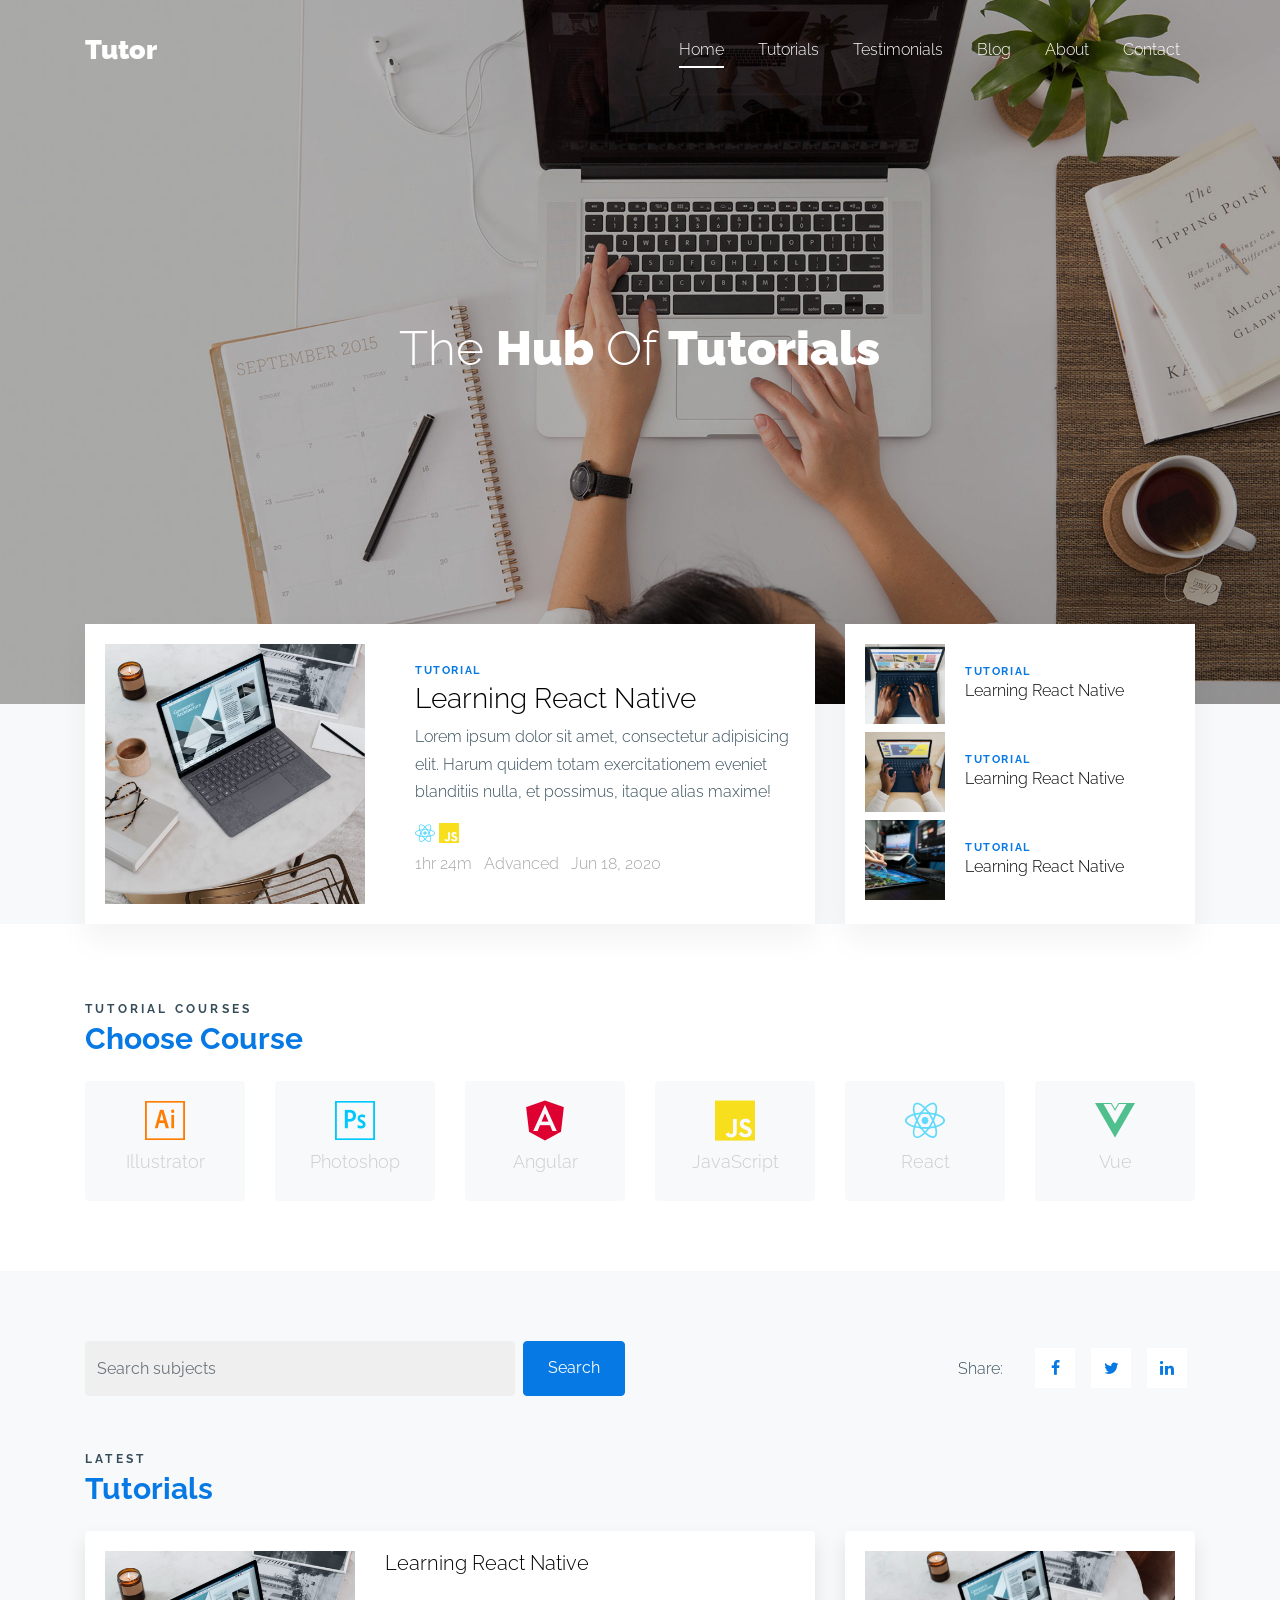
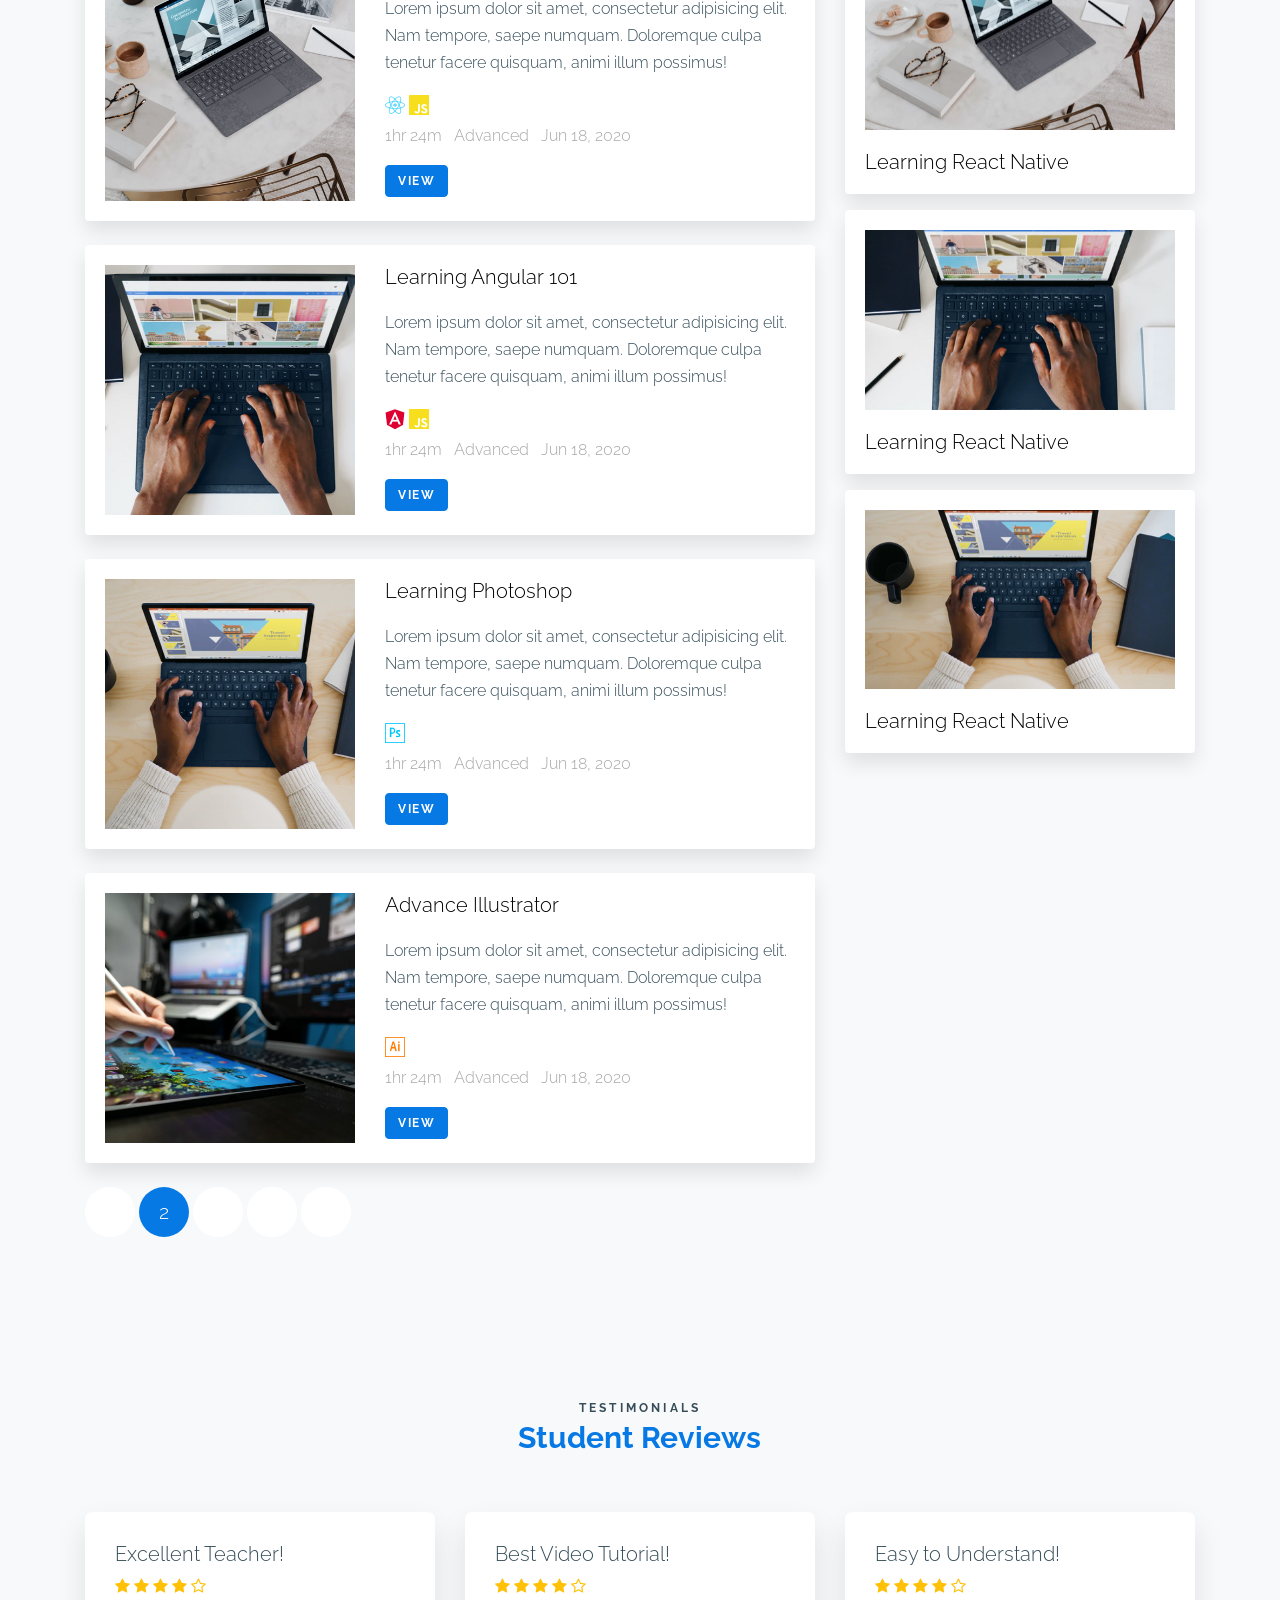
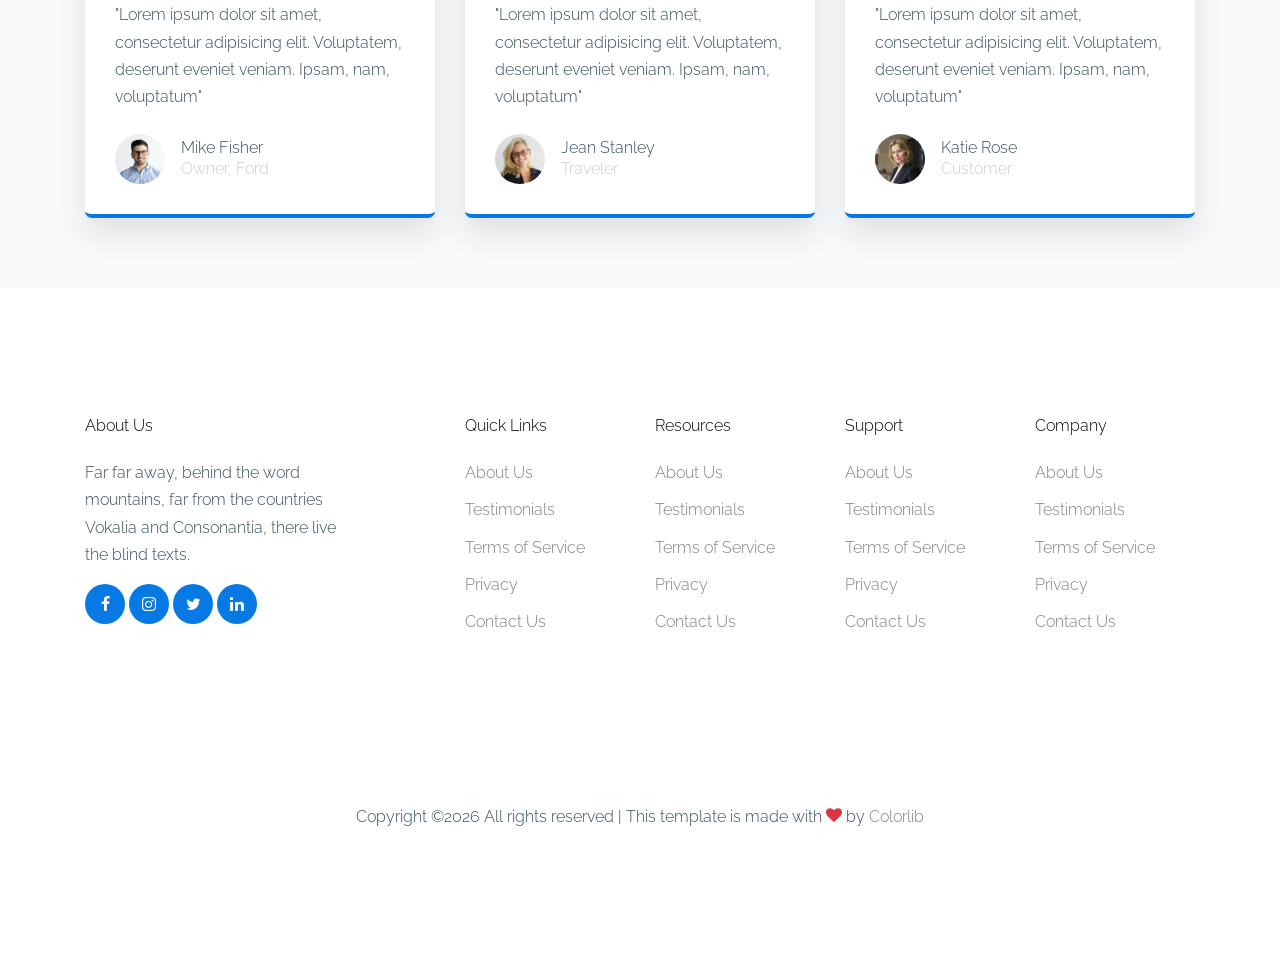
<file: OnlineTutorSystem/OnlineTutorSystem/Template/index.html>
<!doctype html>
<html lang="en">

  <head>
    <title>Tutor &mdash; Free Website Template by Colorlib</title>
    <meta charset="utf-8">
    <meta name="viewport" content="width=device-width, initial-scale=1, shrink-to-fit=no">

    <link href="https://fonts.googleapis.com/css2?family=Raleway:wght@400;700&display=swap" rel="stylesheet">

    <link rel="stylesheet" href="fonts/icomoon/style.css">
    <link rel="stylesheet" href="fonts/brand/style.css">

    <link rel="stylesheet" href="css/bootstrap.min.css">
    <link rel="stylesheet" href="css/bootstrap-datepicker.css">
    <link rel="stylesheet" href="css/jquery.fancybox.min.css">
    <link rel="stylesheet" href="css/owl.carousel.min.css">
    <link rel="stylesheet" href="css/owl.theme.default.min.css">
    <link rel="stylesheet" href="css/aos.css">

    <!-- MAIN CSS -->
    <link rel="stylesheet" href="css/style.css">

  </head>

  <body>

    
    <div class="site-wrap" id="home-section">

      <div class="site-mobile-menu site-navbar-target">
        <div class="site-mobile-menu-header">
          <div class="site-mobile-menu-close mt-3">
            <span class="icon-close2 js-menu-toggle"></span>
          </div>
        </div>
        <div class="site-mobile-menu-body"></div>
      </div>

      <header class="site-navbar light site-navbar-target" role="banner">

        <div class="container">
          <div class="row align-items-center position-relative">

            <div class="col-3">
              <div class="site-logo">
                <a href="index.html"><strong>Tutor</strong></a>
              </div>
            </div>

            <div class="col-9  text-right">
              
              <span class="d-inline-block d-lg-none"><a href="#" class=" site-menu-toggle js-menu-toggle py-5 "><span class="icon-menu h3 text-black"></span></a></span>

              <nav class="site-navigation text-right ml-auto d-none d-lg-block" role="navigation">
                <ul class="site-menu main-menu js-clone-nav ml-auto ">
                  <li class="active"><a href="index.html" class="nav-link">Home</a></li>
                  <li><a href="tutorials.html" class="nav-link">Tutorials</a></li>
                  <li><a href="testimonials.html" class="nav-link">Testimonials</a></li>
                  <li><a href="blog.html" class="nav-link">Blog</a></li>
                  <li><a href="about.html" class="nav-link">About</a></li>
                  <li><a href="contact.html" class="nav-link">Contact</a></li>
                </ul>
              </nav>
            </div>

            
          </div>
        </div>

      </header>

      
      <div class="site-section-cover overlay" style="background-image: url('images/hero_bg.jpg');">
        
        <div class="container">
          <div class="row align-items-center justify-content-center">
            <div class="col-lg-10 text-center">
              <h1>The <strong>Hub</strong> Of <strong>Tutorials</strong></h1>
            </div>
          </div>
        </div>
      </div>

      <div class="site-section bg-light pb-0">
        <div class="container">
          <div class="row align-items-stretch overlap">
            <div class="col-lg-8">
              <div class="box h-100">
                <div class="d-flex align-items-center">
                  <div class="img"><img src="images/img_1.jpg" class="img-fluid" alt="Image"></div>
                  <div class="text">
                    <a href="#" class="category">Tutorial</a>
                    <h3><a href="#">Learning React Native</a></h3>
                    <p>Lorem ipsum dolor sit amet, consectetur adipisicing elit. Harum quidem totam exercitationem eveniet blanditiis nulla, et possimus, itaque alias maxime!</p>
                    <p class="mb-0">
                      <span class="brand-react h5"></span>
                      <span class="brand-javascript h5"></span>
                    </p>
                    <p class="meta">
                      <span class="mr-2 mb-2">1hr 24m</span>
                      <span class="mr-2 mb-2">Advanced</span>
                      <span class="mr-2 mb-2">Jun 18, 2020</span>
                    </p>
                  </div>
                </div>
              </div>
            </div>
            <div class="col-lg-4">
              <div class="box small h-100">
                <div class="d-flex align-items-center mb-2">
                  <div class="img"><img src="images/img_2.jpg" class="img-fluid" alt="Image"></div>
                  <div class="text">
                    <a href="#" class="category">Tutorial</a>
                    <h3><a href="#">Learning React Native</a></h3>
                  </div>
                </div>
                <div class="d-flex align-items-center mb-2">
                  <div class="img"><img src="images/img_3.jpg" class="img-fluid" alt="Image"></div>
                  <div class="text">
                    <a href="#" class="category">Tutorial</a>
                    <h3><a href="#">Learning React Native</a></h3>
                  </div>
                </div>
                <div class="d-flex align-items-center">
                  <div class="img"><img src="images/img_4.jpg" class="img-fluid" alt="Image"></div>
                  <div class="text">
                    <a href="#" class="category">Tutorial</a>
                    <h3><a href="#">Learning React Native</a></h3>
                  </div>
                </div>
              </div>
            </div>
          </div>
        </div>
      </div>
      

      <div class="site-section">
        <div class="container">
          <div class="row">
            <div class="col">
              <div class="heading mb-4">
                <span class="caption">Tutorial Courses</span>
                <h2>Choose Course</h2>
              </div>
            </div>  
          </div>
          <div class="row align-items-stretch">
            <div class="col-lg-2">
              <a href="#" class="course">
                <span class="wrap-icon brand-adobeillustrator"></span>
                <h3>Illustrator</h3>
              </a>
            </div>
            <div class="col-lg-2">
              <a href="#" class="course">
                <span class="wrap-icon brand-adobephotoshop"></span>
                <h3>Photoshop</h3>
              </a>
            </div>
            
            <div class="col-lg-2">
              <a href="#" class="course">
                <span class="wrap-icon brand-angular"></span>
                <h3>Angular</h3>
              </a>
            </div>
            
            <div class="col-lg-2">
              <a href="#" class="course">
                <span class="wrap-icon brand-javascript"></span>
                <h3>JavaScript</h3>
              </a>
            </div>
            <div class="col-lg-2">
              <a href="#" class="course">
                <span class="wrap-icon brand-react"></span>
                <h3>React</h3>
              </a>
            </div>
            <div class="col-lg-2">
              <a href="#" class="course">
                <span class="wrap-icon brand-vue-dot-js"></span>
                <h3>Vue</h3>
              </a>
            </div>
          </div>
        </div>
      </div>

              
  
      <div class="site-section bg-light">
        <div class="container">
          <div class="row mb-5 align-items-center">
            <div class="col-lg-6 mb-4 mb-lg-0">
              <form action="#" class="d-flex search-form">
                <span class="icon-"></span>
                <input type="search" class="form-control mr-2" placeholder="Search subjects">
                <input type="submit" class="btn btn-primary px-4" value="Search">
              </form>
            </div>
            <div class="col-lg-6 text-lg-right">
              <div class="d-inline-flex align-items-center ml-auto">
              <span class="mr-4">Share:</span>
              <a href="#" class="mx-2 social-item"><span class="icon-facebook"></span></a>
              <a href="#" class="mx-2 social-item"><span class="icon-twitter"></span></a>
              <a href="#" class="mx-2 social-item"><span class="icon-linkedin"></span></a>
              </div>
            </div>
          </div>
          <div class="row">
            <div class="col-12">
              <div class="heading mb-4">
                <span class="caption">Latest</span>
                <h2>Tutorials</h2>
              </div>
            </div>
            <div class="col-lg-8">
              


              <div class="d-flex tutorial-item mb-4">
                <div class="img-wrap">
                  <a href="#"><img src="images/img_1.jpg" alt="Image" class="img-fluid"></a>
                </div>
                <div>
                  <h3><a href="#">Learning React Native</a></h3>
                  <p>Lorem ipsum dolor sit amet, consectetur adipisicing elit. Nam tempore, saepe numquam. Doloremque culpa tenetur facere quisquam, animi illum possimus!</p>
                  
                  <p class="mb-0">
                    <span class="brand-react h5"></span>
                    <span class="brand-javascript h5"></span>
                  </p>
                  <p class="meta">
                    <span class="mr-2 mb-2">1hr 24m</span>
                    <span class="mr-2 mb-2">Advanced</span>
                    <span class="mr-2 mb-2">Jun 18, 2020</span>
                  </p>
                  
                  <p><a href="tutorial-single.html" class="btn btn-primary custom-btn">View</a></p>
                </div>
              </div>

              <div class="d-flex tutorial-item mb-4">
                <div class="img-wrap">
                  <a href="#"><img src="images/img_2.jpg" alt="Image" class="img-fluid"></a>
                </div>
                <div>
                  <h3><a href="#">Learning Angular 101</a></h3>
                  <p>Lorem ipsum dolor sit amet, consectetur adipisicing elit. Nam tempore, saepe numquam. Doloremque culpa tenetur facere quisquam, animi illum possimus!</p>

                  <p class="mb-0">
                    <span class="brand-angular h5"></span>
                    <span class="brand-javascript h5"></span>
                  </p>
                  <p class="meta">
                    <span class="mr-2 mb-2">1hr 24m</span>
                    <span class="mr-2 mb-2">Advanced</span>
                    <span class="mr-2 mb-2">Jun 18, 2020</span>
                  </p>
                  
                  <p><a href="tutorial-single.html" class="btn btn-primary custom-btn">View</a></p>
                </div>
              </div>

              <div class="d-flex tutorial-item mb-4">
                <div class="img-wrap">
                  <a href="#"><img src="images/img_3.jpg" alt="Image" class="img-fluid"></a>
                </div>
                <div>
                  <h3><a href="#">Learning Photoshop</a></h3>
                  <p>Lorem ipsum dolor sit amet, consectetur adipisicing elit. Nam tempore, saepe numquam. Doloremque culpa tenetur facere quisquam, animi illum possimus!</p>
                  <p class="mb-0">
                    <span class="brand-adobephotoshop h5"></span>
                  </p>
                  <p class="meta">
                    <span class="mr-2 mb-2">1hr 24m</span>
                    <span class="mr-2 mb-2">Advanced</span>
                    <span class="mr-2 mb-2">Jun 18, 2020</span>
                  </p>
                  <p><a href="tutorial-single.html" class="btn btn-primary custom-btn">View</a></p>
                </div>
              </div>

              <div class="d-flex tutorial-item mb-4">
                <div class="img-wrap">
                  <a href="#"><img src="images/img_4.jpg" alt="Image" class="img-fluid"></a>
                </div>
                <div>
                  <h3><a href="#">Advance Illustrator</a></h3>
                  <p>Lorem ipsum dolor sit amet, consectetur adipisicing elit. Nam tempore, saepe numquam. Doloremque culpa tenetur facere quisquam, animi illum possimus!</p>
                  <p class="mb-0">
                    <span class="brand-adobeillustrator h5"></span>
                  </p>
                  <p class="meta">
                    <span class="mr-2 mb-2">1hr 24m</span>
                    <span class="mr-2 mb-2">Advanced</span>
                    <span class="mr-2 mb-2">Jun 18, 2020</span>
                  </p>
                  <p><a href="tutorial-single.html" class="btn btn-primary custom-btn">View</a></p>
                </div>
              </div>


              <div class="custom-pagination">
                <ul class="list-unstyled">
                  <li><a href="#"><span>1</span></a></li>
                  <li><span>2</span></li>
                  <li><a href="#"><span>3</span></a></li>
                  <li><a href="#"><span>4</span></a></li>
                  <li><a href="#"><span>5</span></a></li>
                </ul>
              </div>
            </div>


            <div class="col-lg-4">
              <div class="box-side mb-3">
                <a href="#"><img src="images/img_1_horizontal.jpg" alt="Image" class="img-fluid"></a>
                <h3><a href="#">Learning React Native</a></h3>
              </div>  
              <div class="box-side mb-3">
                <a href="#"><img src="images/img_2_horizontal.jpg" alt="Image" class="img-fluid"></a>
                <h3><a href="#">Learning React Native</a></h3>
              </div>  
              <div class="box-side">
                <a href="#"><img src="images/img_3_horizontal.jpg" alt="Image" class="img-fluid"></a>
                <h3><a href="#">Learning React Native</a></h3>
              </div>  
            </div>
          </div>
        </div>
      </div>
      
      <div class="site-section bg-light">
      <div class="container">
        <div class="row justify-content-center">
          <div class="col-lg-7 text-center mb-5">
            <div class="heading">
              <span class="caption">Testimonials</span>
              <h2>Student Reviews</h2>
            </div>
          </div>
        </div>
        <div class="row">
          <div class="col-lg-4 mb-4 mb-lg-0">
            <div class="testimonial-2">
              <h3 class="h5">Excellent Teacher!</h3>
              <div>
                <span class="icon-star text-warning"></span>
                <span class="icon-star text-warning"></span>
                <span class="icon-star text-warning"></span>
                <span class="icon-star text-warning"></span>
                <span class="icon-star-o text-warning"></span>
              </div>
              <blockquote class="mb-4">
                <p>"Lorem ipsum dolor sit amet, consectetur adipisicing elit. Voluptatem, deserunt eveniet veniam. Ipsam, nam, voluptatum"</p>
              </blockquote>
              <div class="d-flex v-card align-items-center">
                <img src="images/person_1.jpg" alt="Image" class="img-fluid mr-3">
                <div class="author-name">
                  <span class="d-block">Mike Fisher</span>
                  <span>Owner, Ford</span>
                </div>
              </div>
            </div>
          </div>
          <div class="col-lg-4 mb-4 mb-lg-0">
            <div class="testimonial-2">
              <h3 class="h5">Best Video Tutorial!</h3>
              <div>
                <span class="icon-star text-warning"></span>
                <span class="icon-star text-warning"></span>
                <span class="icon-star text-warning"></span>
                <span class="icon-star text-warning"></span>
                <span class="icon-star-o text-warning"></span>
              </div>
              <blockquote class="mb-4">
                <p>"Lorem ipsum dolor sit amet, consectetur adipisicing elit. Voluptatem, deserunt eveniet veniam. Ipsam, nam, voluptatum"</p>
              </blockquote>
              <div class="d-flex v-card align-items-center">
                <img src="images/person_2.jpg" alt="Image" class="img-fluid mr-3">
                <div class="author-name">
                  <span class="d-block">Jean Stanley</span>
                  <span>Traveler</span>
                </div>
              </div>
            </div>
          </div>
          <div class="col-lg-4 mb-4 mb-lg-0">
            <div class="testimonial-2">
              <h3 class="h5">Easy to Understand!</h3>
              <div>
                <span class="icon-star text-warning"></span>
                <span class="icon-star text-warning"></span>
                <span class="icon-star text-warning"></span>
                <span class="icon-star text-warning"></span>
                <span class="icon-star-o text-warning"></span>
              </div>
              <blockquote class="mb-4">
                <p>"Lorem ipsum dolor sit amet, consectetur adipisicing elit. Voluptatem, deserunt eveniet veniam. Ipsam, nam, voluptatum"</p>
              </blockquote>
              <div class="d-flex v-card align-items-center">
                <img src="images/person_3.jpg" alt="Image" class="img-fluid mr-3">
                <div class="author-name">
                  <span class="d-block">Katie Rose</span>
                  <span >Customer</span>
                </div>
              </div>
            </div>
          </div>
        </div>
      </div>
    </div>
      
      
      <footer class="site-footer">
        <div class="container">
          <div class="row">
            <div class="col-lg-3">
              <h2 class="footer-heading mb-4">About Us</h2>
              <p>Far far away, behind the word mountains, far from the countries Vokalia and Consonantia, there live the blind texts. </p>
              <ul class="list-unstyled social">
                <li><a href="#"><span class="icon-facebook"></span></a></li>
                <li><a href="#"><span class="icon-instagram"></span></a></li>
                <li><a href="#"><span class="icon-twitter"></span></a></li>
                <li><a href="#"><span class="icon-linkedin"></span></a></li>
              </ul>
            </div>
            <div class="col-lg-8 ml-auto">
              <div class="row">
                <div class="col-lg-3">
                  <h2 class="footer-heading mb-4">Quick Links</h2>
                  <ul class="list-unstyled">
                    <li><a href="#">About Us</a></li>
                    <li><a href="#">Testimonials</a></li>
                    <li><a href="#">Terms of Service</a></li>
                    <li><a href="#">Privacy</a></li>
                    <li><a href="#">Contact Us</a></li>
                  </ul>
                </div>
                <div class="col-lg-3">
                  <h2 class="footer-heading mb-4">Resources</h2>
                  <ul class="list-unstyled">
                    <li><a href="#">About Us</a></li>
                    <li><a href="#">Testimonials</a></li>
                    <li><a href="#">Terms of Service</a></li>
                    <li><a href="#">Privacy</a></li>
                    <li><a href="#">Contact Us</a></li>
                  </ul>
                </div>
                <div class="col-lg-3">
                  <h2 class="footer-heading mb-4">Support</h2>
                  <ul class="list-unstyled">
                    <li><a href="#">About Us</a></li>
                    <li><a href="#">Testimonials</a></li>
                    <li><a href="#">Terms of Service</a></li>
                    <li><a href="#">Privacy</a></li>
                    <li><a href="#">Contact Us</a></li>
                  </ul>
                </div>
                <div class="col-lg-3">
                  <h2 class="footer-heading mb-4">Company</h2>
                  <ul class="list-unstyled">
                    <li><a href="#">About Us</a></li>
                    <li><a href="#">Testimonials</a></li>
                    <li><a href="#">Terms of Service</a></li>
                    <li><a href="#">Privacy</a></li>
                    <li><a href="#">Contact Us</a></li>
                  </ul>
                </div>
              </div>
            </div>
          </div>
          <div class="row pt-5 mt-5 text-center">
            <div class="col-md-12">
              <div class="border-top pt-5">
                <p>
              <!-- Link back to Colorlib can't be removed. Template is licensed under CC BY 3.0. -->
              Copyright &copy;<script>document.write(new Date().getFullYear());</script> All rights reserved | This template is made with <i class="icon-heart text-danger" aria-hidden="true"></i> by <a href="https://colorlib.com" target="_blank" >Colorlib</a>
              <!-- Link back to Colorlib can't be removed. Template is licensed under CC BY 3.0. -->
              </p>
              </div>
            </div>

          </div>
        </div>
      </footer>

    </div>

    <script src="js/jquery-3.3.1.min.js"></script>
    <script src="js/popper.min.js"></script>
    <script src="js/bootstrap.min.js"></script>
    <script src="js/owl.carousel.min.js"></script>
    <script src="js/jquery.sticky.js"></script>
    <script src="js/jquery.waypoints.min.js"></script>
    <script src="js/jquery.animateNumber.min.js"></script>
    <script src="js/jquery.fancybox.min.js"></script>
    <script src="js/jquery.easing.1.3.js"></script>
    <script src="js/bootstrap-datepicker.min.js"></script>
    <script src="js/aos.js"></script>

    <script src="js/main.js"></script>

  </body>

</html>
</file>
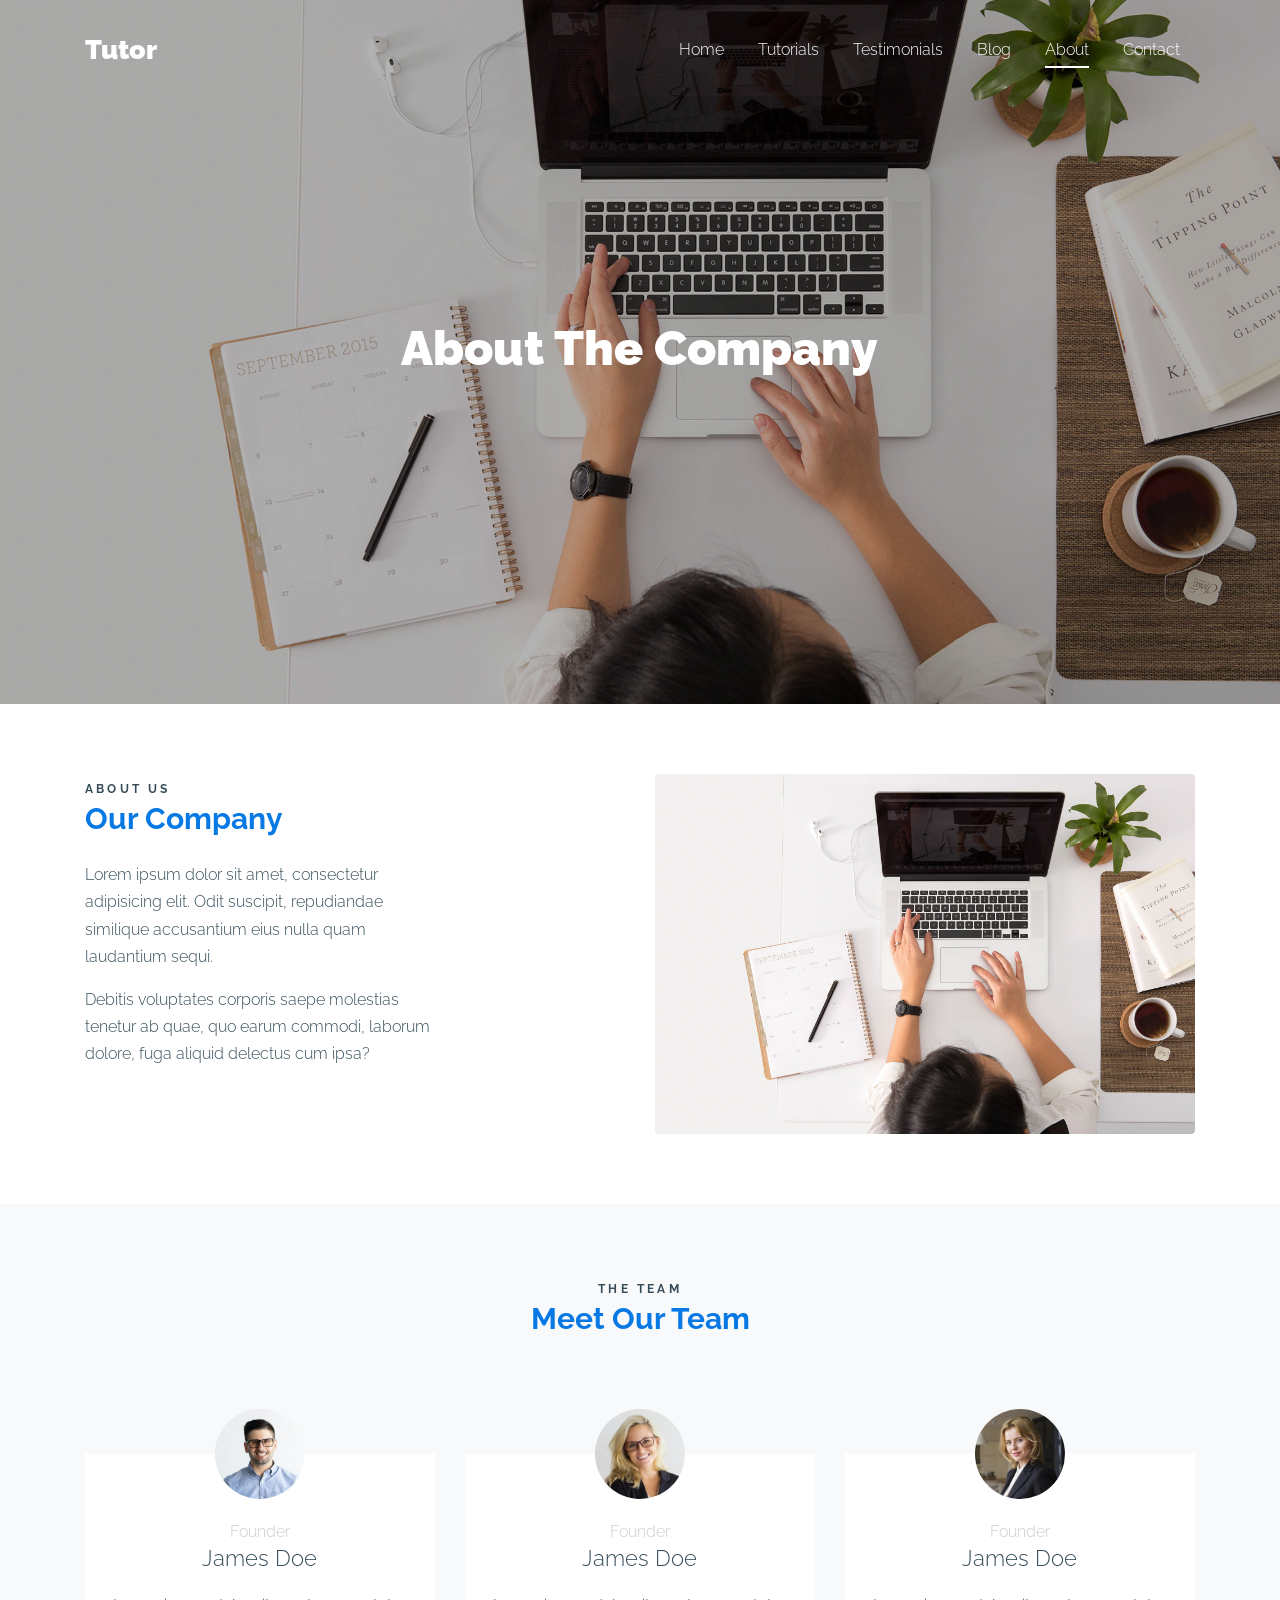
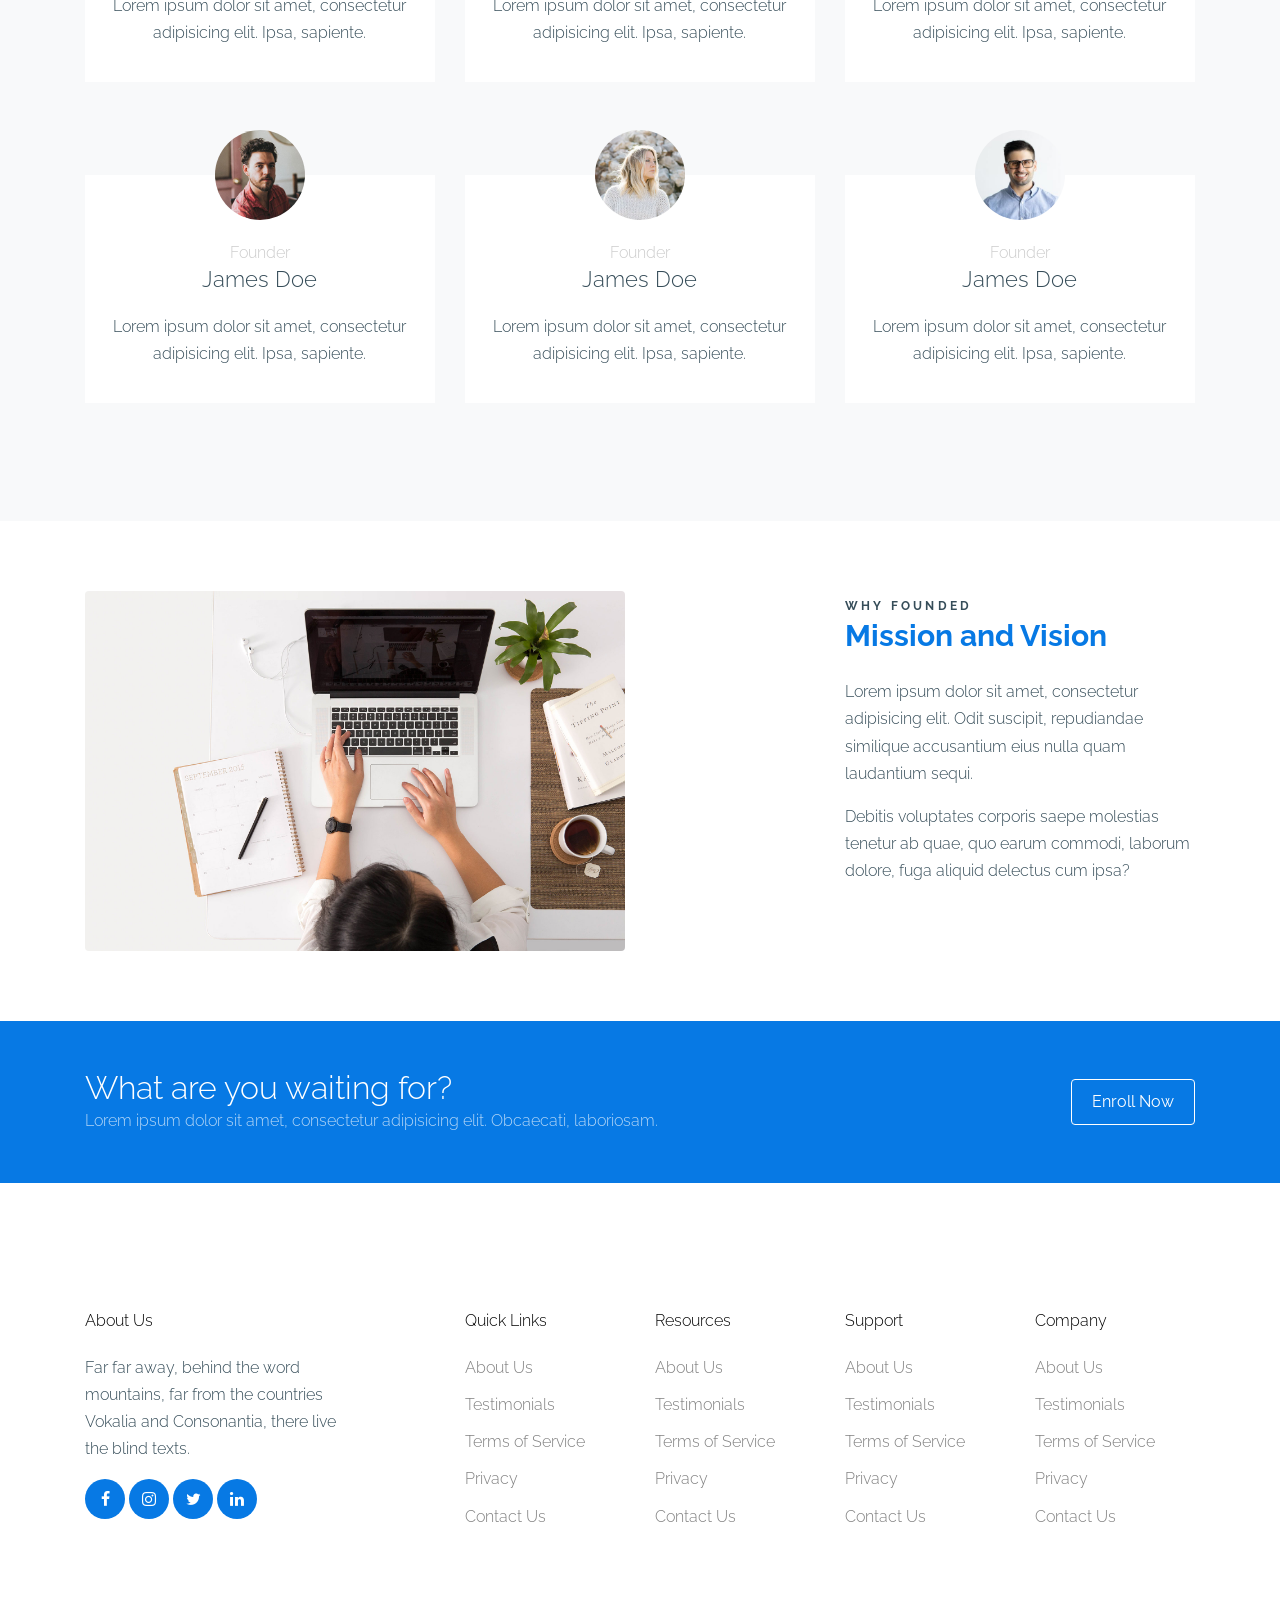
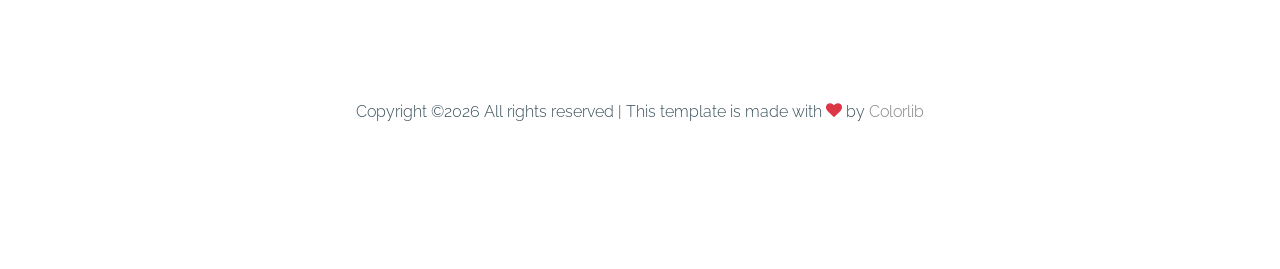
<file: OnlineTutorSystem/OnlineTutorSystem/Template/about.html>
<!doctype html>
<html lang="en">

<head>
  <title>Tutor &mdash; Free Website Template by Colorlib</title>
  <meta charset="utf-8">
  <meta name="viewport" content="width=device-width, initial-scale=1, shrink-to-fit=no">

  <link href="https://fonts.googleapis.com/css2?family=Raleway:wght@400;700&display=swap" rel="stylesheet">

  <link rel="stylesheet" href="fonts/icomoon/style.css">
  <link rel="stylesheet" href="fonts/brand/style.css">

  <link rel="stylesheet" href="css/bootstrap.min.css">
  <link rel="stylesheet" href="css/bootstrap-datepicker.css">
  <link rel="stylesheet" href="css/jquery.fancybox.min.css">
  <link rel="stylesheet" href="css/owl.carousel.min.css">
  <link rel="stylesheet" href="css/owl.theme.default.min.css">
  <link rel="stylesheet" href="css/aos.css">

  <!-- MAIN CSS -->
  <link rel="stylesheet" href="css/style.css">

</head>

<body>


  <div class="site-wrap" id="home-section">

    <div class="site-mobile-menu site-navbar-target">
      <div class="site-mobile-menu-header">
        <div class="site-mobile-menu-close mt-3">
          <span class="icon-close2 js-menu-toggle"></span>
        </div>
      </div>
      <div class="site-mobile-menu-body"></div>
    </div>

    <header class="site-navbar light site-navbar-target" role="banner">

      <div class="container">
        <div class="row align-items-center position-relative">

          <div class="col-3">
            <div class="site-logo">
              <a href="index.html"><strong>Tutor</strong></a>
            </div>
          </div>

          <div class="col-9  text-right">

            <span class="d-inline-block d-lg-none"><a href="#" class=" site-menu-toggle js-menu-toggle py-5 "><span class="icon-menu h3 text-black"></span></a></span>

            <nav class="site-navigation text-right ml-auto d-none d-lg-block" role="navigation">
              <ul class="site-menu main-menu js-clone-nav ml-auto ">
                <li><a href="index.html" class="nav-link">Home</a></li>
                <li><a href="tutorials.html" class="nav-link">Tutorials</a></li>
                <li><a href="testimonials.html" class="nav-link">Testimonials</a></li>
                <li><a href="blog.html" class="nav-link">Blog</a></li>
                <li class="active"><a href="about.html" class="nav-link">About</a></li>
                <li><a href="contact.html" class="nav-link">Contact</a></li>
              </ul>
            </nav>
          </div>


        </div>
      </div>

    </header>


    <div class="site-section-cover overlay" style="background-image: url('images/hero_bg.jpg');">

      <div class="container">
        <div class="row align-items-center justify-content-center">
          <div class="col-lg-10 text-center">
            <h1><strong>About The Company</strong></h1>
          </div>
        </div>
      </div>
    </div>




    <div class="site-section">
      <div class="container">
        <div class="row">
          <div class="col-lg-6 mb-5 mb-lg-0 order-lg-2">
            <img src="images/hero_bg.jpg" alt="Image" class="img-fluid rounded">
          </div>
          <div class="col-lg-4 mr-auto">
            <div class="heading mb-4">
              <span class="caption">About us</span>
              <h2>Our Company</h2>
            </div>
            <p>Lorem ipsum dolor sit amet, consectetur adipisicing elit. Odit suscipit, repudiandae similique accusantium eius nulla quam laudantium sequi.</p>
            <p>Debitis voluptates corporis saepe molestias tenetur ab quae, quo earum commodi, laborum dolore, fuga aliquid delectus cum ipsa?</p>
          </div>
        </div>
      </div>
    </div>

    <div class="site-section bg-light">
      <div class="container">
        <div class="row justify-content-center text-center mb-5 section-2-title">
          <div class="col-md-6">
            <div class="heading mb-4">
              <span class="caption">The team</span>
              <h2>Meet Our Team</h2>
            </div>


          </div>
        </div>
        <div class="row align-items-stretch">

          <div class="col-lg-4 col-md-6 mb-5">
            <div class="post-entry-1 h-100 person-1">

              <img src="images/person_1.jpg" alt="Image"
              class="img-fluid">

              <div class="post-entry-1-contents">
                <span class="meta">Founder</span>
                <h2>James Doe</h2>
                <p>Lorem ipsum dolor sit amet, consectetur adipisicing elit. Ipsa, sapiente.</p>
              </div>
            </div>
          </div>
          <div class="col-lg-4 col-md-6 mb-5">
            <div class="post-entry-1 h-100 person-1">

              <img src="images/person_2.jpg" alt="Image"
              class="img-fluid">

              <div class="post-entry-1-contents">
                <span class="meta">Founder</span>
                <h2>James Doe</h2>
                <p>Lorem ipsum dolor sit amet, consectetur adipisicing elit. Ipsa, sapiente.</p>
              </div>
            </div>
          </div>

          <div class="col-lg-4 col-md-6 mb-5">
            <div class="post-entry-1 h-100 person-1">

              <img src="images/person_3.jpg" alt="Image"
              class="img-fluid">

              <div class="post-entry-1-contents">
                <span class="meta">Founder</span>
                <h2>James Doe</h2>
                <p>Lorem ipsum dolor sit amet, consectetur adipisicing elit. Ipsa, sapiente.</p>
              </div>
            </div>
          </div>

          <div class="col-lg-4 col-md-6 mb-5">
            <div class="post-entry-1 h-100 person-1">

              <img src="images/person_4.jpg" alt="Image"
              class="img-fluid">

              <div class="post-entry-1-contents">
                <span class="meta">Founder</span>
                <h2>James Doe</h2>
                <p>Lorem ipsum dolor sit amet, consectetur adipisicing elit. Ipsa, sapiente.</p>
              </div>
            </div>
          </div>

          <div class="col-lg-4 col-md-6 mb-5">
            <div class="post-entry-1 h-100 person-1">

              <img src="images/person_5.jpg" alt="Image"
              class="img-fluid">

              <div class="post-entry-1-contents">
                <span class="meta">Founder</span>
                <h2>James Doe</h2>
                <p>Lorem ipsum dolor sit amet, consectetur adipisicing elit. Ipsa, sapiente.</p>
              </div>
            </div>
          </div>

          <div class="col-lg-4 col-md-6 mb-5">
            <div class="post-entry-1 h-100 person-1">

              <img src="images/person_1.jpg" alt="Image"
              class="img-fluid">

              <div class="post-entry-1-contents">
                <span class="meta">Founder</span>
                <h2>James Doe</h2>
                <p>Lorem ipsum dolor sit amet, consectetur adipisicing elit. Ipsa, sapiente.</p>
              </div>
            </div>
          </div>


        </div>
      </div>
    </div>

    <div class="site-section">
      <div class="container">
        <div class="row">
          <div class="col-lg-6 mb-5 mb-lg-0">
            <img src="images/hero_bg.jpg" alt="Image" class="img-fluid rounded">
          </div>
          <div class="col-lg-4 ml-auto">
            <div class="heading mb-4">
              <span class="caption">Why Founded</span>
              <h2>Mission and Vision</h2>
            </div>
            <p>Lorem ipsum dolor sit amet, consectetur adipisicing elit. Odit suscipit, repudiandae similique accusantium eius nulla quam laudantium sequi.</p>
            <p>Debitis voluptates corporis saepe molestias tenetur ab quae, quo earum commodi, laborum dolore, fuga aliquid delectus cum ipsa?</p>
          </div>
        </div>
      </div>
    </div>


    <div class="site-section bg-primary py-5 cta">
      <div class="container">
        <div class="row align-items-center">
          <div class="col-lg-7 mb-4 mb-md-0">
            <h2 class="mb-0 text-white">What are you waiting for?</h2>
            <p class="mb-0 opa-7">Lorem ipsum dolor sit amet, consectetur adipisicing elit. Obcaecati, laboriosam.</p>
          </div>
          <div class="col-lg-5 text-md-right">
            <a href="#" class="btn btn-primary btn-white">Enroll Now</a>
          </div>
        </div>
      </div>
    </div>

    <footer class="site-footer">
      <div class="container">
        <div class="row">
          <div class="col-lg-3">
            <h2 class="footer-heading mb-4">About Us</h2>
            <p>Far far away, behind the word mountains, far from the countries Vokalia and Consonantia, there live the blind texts. </p>
            <ul class="list-unstyled social">
              <li><a href="#"><span class="icon-facebook"></span></a></li>
              <li><a href="#"><span class="icon-instagram"></span></a></li>
              <li><a href="#"><span class="icon-twitter"></span></a></li>
              <li><a href="#"><span class="icon-linkedin"></span></a></li>
            </ul>
          </div>
          <div class="col-lg-8 ml-auto">
            <div class="row">
              <div class="col-lg-3">
                <h2 class="footer-heading mb-4">Quick Links</h2>
                <ul class="list-unstyled">
                  <li><a href="#">About Us</a></li>
                  <li><a href="#">Testimonials</a></li>
                  <li><a href="#">Terms of Service</a></li>
                  <li><a href="#">Privacy</a></li>
                  <li><a href="#">Contact Us</a></li>
                </ul>
              </div>
              <div class="col-lg-3">
                <h2 class="footer-heading mb-4">Resources</h2>
                <ul class="list-unstyled">
                  <li><a href="#">About Us</a></li>
                  <li><a href="#">Testimonials</a></li>
                  <li><a href="#">Terms of Service</a></li>
                  <li><a href="#">Privacy</a></li>
                  <li><a href="#">Contact Us</a></li>
                </ul>
              </div>
              <div class="col-lg-3">
                <h2 class="footer-heading mb-4">Support</h2>
                <ul class="list-unstyled">
                  <li><a href="#">About Us</a></li>
                  <li><a href="#">Testimonials</a></li>
                  <li><a href="#">Terms of Service</a></li>
                  <li><a href="#">Privacy</a></li>
                  <li><a href="#">Contact Us</a></li>
                </ul>
              </div>
              <div class="col-lg-3">
                <h2 class="footer-heading mb-4">Company</h2>
                <ul class="list-unstyled">
                  <li><a href="#">About Us</a></li>
                  <li><a href="#">Testimonials</a></li>
                  <li><a href="#">Terms of Service</a></li>
                  <li><a href="#">Privacy</a></li>
                  <li><a href="#">Contact Us</a></li>
                </ul>
              </div>
            </div>
          </div>
        </div>
        <div class="row pt-5 mt-5 text-center">
          <div class="col-md-12">
            <div class="border-top pt-5">
              <p>
                <!-- Link back to Colorlib can't be removed. Template is licensed under CC BY 3.0. -->
                Copyright &copy;<script>document.write(new Date().getFullYear());</script> All rights reserved | This template is made with <i class="icon-heart text-danger" aria-hidden="true"></i> by <a href="https://colorlib.com" target="_blank" >Colorlib</a>
                <!-- Link back to Colorlib can't be removed. Template is licensed under CC BY 3.0. -->
              </p>
            </div>
          </div>

        </div>
      </div>
    </footer>

  </div>

  <script src="js/jquery-3.3.1.min.js"></script>
  <script src="js/popper.min.js"></script>
  <script src="js/bootstrap.min.js"></script>
  <script src="js/owl.carousel.min.js"></script>
  <script src="js/jquery.sticky.js"></script>
  <script src="js/jquery.waypoints.min.js"></script>
  <script src="js/jquery.animateNumber.min.js"></script>
  <script src="js/jquery.fancybox.min.js"></script>
  <script src="js/jquery.easing.1.3.js"></script>
  <script src="js/bootstrap-datepicker.min.js"></script>
  <script src="js/aos.js"></script>

  <script src="js/main.js"></script>

</body>

</html>
</file>
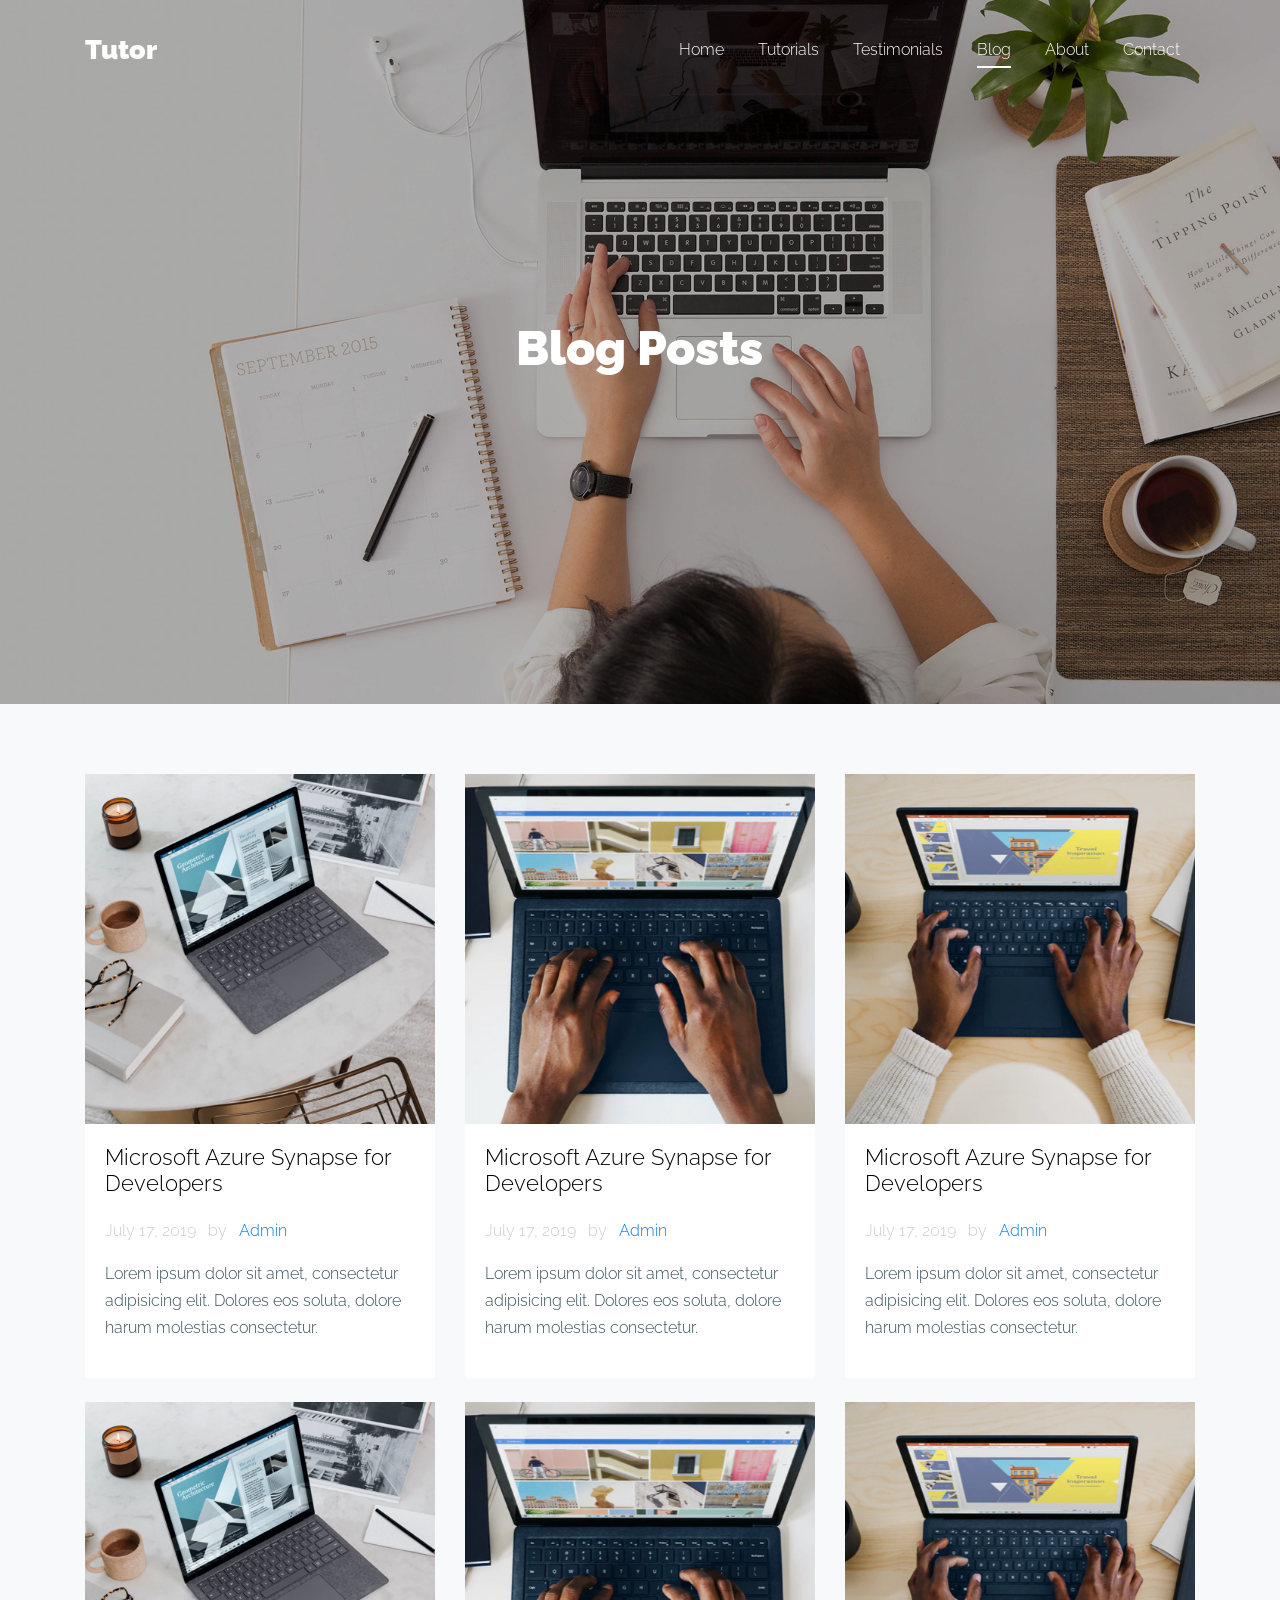
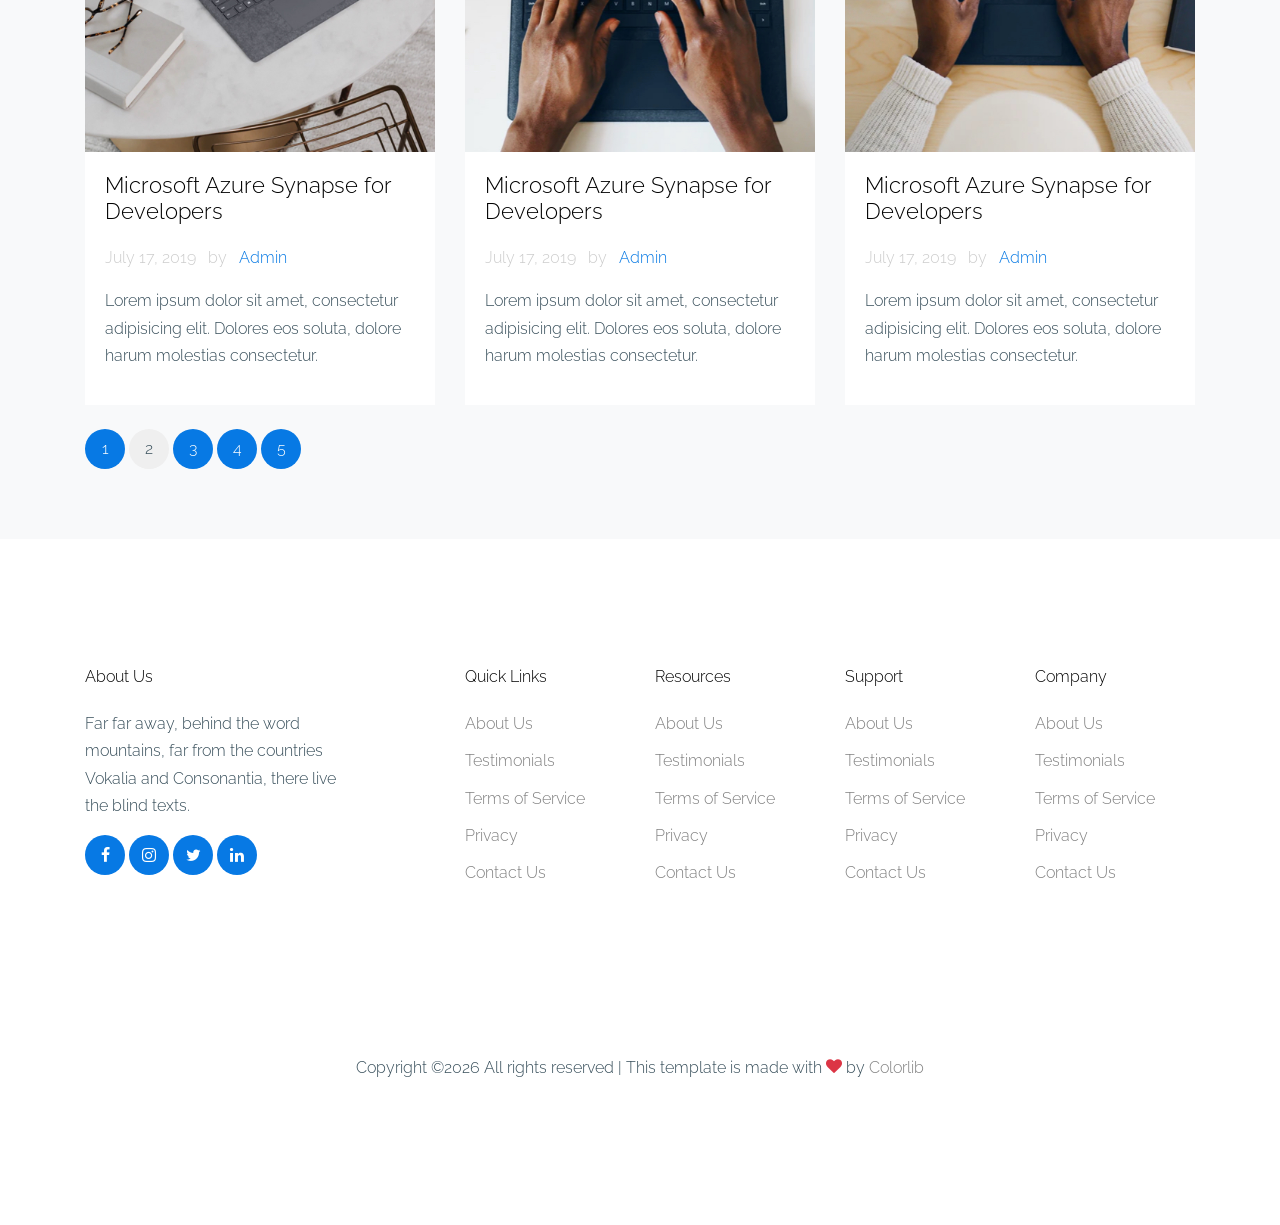
<file: OnlineTutorSystem/OnlineTutorSystem/Template/blog.html>
<!doctype html>
<html lang="en">

  <head>
    <title>Tutor &mdash; Free Website Template by Colorlib</title>
    <meta charset="utf-8">
    <meta name="viewport" content="width=device-width, initial-scale=1, shrink-to-fit=no">

    <link href="https://fonts.googleapis.com/css2?family=Raleway:wght@400;700&display=swap" rel="stylesheet">

    <link rel="stylesheet" href="fonts/icomoon/style.css">
    <link rel="stylesheet" href="fonts/brand/style.css">

    <link rel="stylesheet" href="css/bootstrap.min.css">
    <link rel="stylesheet" href="css/bootstrap-datepicker.css">
    <link rel="stylesheet" href="css/jquery.fancybox.min.css">
    <link rel="stylesheet" href="css/owl.carousel.min.css">
    <link rel="stylesheet" href="css/owl.theme.default.min.css">
    <link rel="stylesheet" href="css/aos.css">

    <!-- MAIN CSS -->
    <link rel="stylesheet" href="css/style.css">

  </head>

  <body>

    
    <div class="site-wrap" id="home-section">

      <div class="site-mobile-menu site-navbar-target">
        <div class="site-mobile-menu-header">
          <div class="site-mobile-menu-close mt-3">
            <span class="icon-close2 js-menu-toggle"></span>
          </div>
        </div>
        <div class="site-mobile-menu-body"></div>
      </div>

      <header class="site-navbar light site-navbar-target" role="banner">

        <div class="container">
          <div class="row align-items-center position-relative">

            <div class="col-3">
              <div class="site-logo">
                <a href="index.html"><strong>Tutor</strong></a>
              </div>
            </div>

            <div class="col-9  text-right">
              
              <span class="d-inline-block d-lg-none"><a href="#" class=" site-menu-toggle js-menu-toggle py-5 "><span class="icon-menu h3 text-black"></span></a></span>

              <nav class="site-navigation text-right ml-auto d-none d-lg-block" role="navigation">
                <ul class="site-menu main-menu js-clone-nav ml-auto ">
                  <li><a href="index.html" class="nav-link">Home</a></li>
                  <li><a href="tutorials.html" class="nav-link">Tutorials</a></li>
                  <li><a href="testimonials.html" class="nav-link">Testimonials</a></li>
                  <li class="active"><a href="blog.html" class="nav-link">Blog</a></li>
                  <li><a href="about.html" class="nav-link">About</a></li>
                  <li><a href="contact.html" class="nav-link">Contact</a></li>
                </ul>
              </nav>
            </div>

            
          </div>
        </div>

      </header>

      
      <div class="site-section-cover overlay" style="background-image: url('images/hero_bg.jpg');">
        
        <div class="container">
          <div class="row align-items-center justify-content-center">
            <div class="col-lg-10 text-center">
              <h1><strong>Blog Posts</strong></h1>
            </div>
          </div>
        </div>
      </div>

      
      

      <div class="site-section bg-light">
      <div class="container">
        <div class="row">
          <div class="col-lg-4 col-md-6 mb-4">
            <div class="post-entry-1 h-100">
              <a href="single.html" class="thumbnail-link">
                <img src="images/img_1.jpg" alt="Image"
                 class="img-fluid">
              </a>
              <div class="post-entry-1-contents">
                
                <h2><a href="single.html">Microsoft Azure Synapse for Developers</a></h2>
                <span class="meta d-inline-block mb-3">July 17, 2019 <span class="mx-2">by</span> <a href="#">Admin</a></span>
                <p>Lorem ipsum dolor sit amet, consectetur adipisicing elit. Dolores eos soluta, dolore harum molestias consectetur.</p>
              </div>
            </div>
          </div>
          <div class="col-lg-4 col-md-6 mb-4">
            <div class="post-entry-1 h-100">
              <a href="single.html" class="thumbnail-link">
                <img src="images/img_2.jpg" alt="Image"
                 class="img-fluid">
              </a>
              <div class="post-entry-1-contents">
                
                <h2><a href="single.html">Microsoft Azure Synapse for Developers</a></h2>
                <span class="meta d-inline-block mb-3">July 17, 2019 <span class="mx-2">by</span> <a href="#">Admin</a></span>
                <p>Lorem ipsum dolor sit amet, consectetur adipisicing elit. Dolores eos soluta, dolore harum molestias consectetur.</p>
              </div>
            </div>
          </div>

          <div class="col-lg-4 col-md-6 mb-4">
            <div class="post-entry-1 h-100">
              <a href="single.html" class="thumbnail-link">
                <img src="images/img_3.jpg" alt="Image"
                 class="img-fluid">
              </a>
              <div class="post-entry-1-contents">
                
                <h2><a href="single.html">Microsoft Azure Synapse for Developers</a></h2>
                <span class="meta d-inline-block mb-3">July 17, 2019 <span class="mx-2">by</span> <a href="#">Admin</a></span>
                <p>Lorem ipsum dolor sit amet, consectetur adipisicing elit. Dolores eos soluta, dolore harum molestias consectetur.</p>
              </div>
            </div>
          </div>

          <div class="col-lg-4 col-md-6 mb-4">
            <div class="post-entry-1 h-100">
              <a href="single.html" class="thumbnail-link">
                <img src="images/img_1.jpg" alt="Image"
                 class="img-fluid">
              </a>
              <div class="post-entry-1-contents">
                
                <h2><a href="single.html">Microsoft Azure Synapse for Developers</a></h2>
                <span class="meta d-inline-block mb-3">July 17, 2019 <span class="mx-2">by</span> <a href="#">Admin</a></span>
                <p>Lorem ipsum dolor sit amet, consectetur adipisicing elit. Dolores eos soluta, dolore harum molestias consectetur.</p>
              </div>
            </div>
          </div>
          <div class="col-lg-4 col-md-6 mb-4">
            <div class="post-entry-1 h-100">
              <a href="single.html" class="thumbnail-link">
                <img src="images/img_2.jpg" alt="Image"
                 class="img-fluid">
              </a>
              <div class="post-entry-1-contents">
                
                <h2><a href="single.html">Microsoft Azure Synapse for Developers</a></h2>
                <span class="meta d-inline-block mb-3">July 17, 2019 <span class="mx-2">by</span> <a href="#">Admin</a></span>
                <p>Lorem ipsum dolor sit amet, consectetur adipisicing elit. Dolores eos soluta, dolore harum molestias consectetur.</p>
              </div>
            </div>
          </div>

          <div class="col-lg-4 col-md-6 mb-4">
            <div class="post-entry-1 h-100">
              <a href="single.html" class="thumbnail-link">
                <img src="images/img_3.jpg" alt="Image"
                 class="img-fluid">
              </a>
              <div class="post-entry-1-contents">
                
                <h2><a href="single.html">Microsoft Azure Synapse for Developers</a></h2>
                <span class="meta d-inline-block mb-3">July 17, 2019 <span class="mx-2">by</span> <a href="#">Admin</a></span>
                <p>Lorem ipsum dolor sit amet, consectetur adipisicing elit. Dolores eos soluta, dolore harum molestias consectetur.</p>
              </div>
            </div>
          </div>

        </div>

        <div class="row">
          <div class="col-5">
            <div class="custom-pagination">
              <a href="#">1</a>
              <span>2</span>
              <a href="#">3</a>
              <a href="#">4</a>
              <a href="#">5</a>
            </div>
          </div>
        </div>

      </div>
    </div>
      <footer class="site-footer">
        <div class="container">
          <div class="row">
            <div class="col-lg-3">
              <h2 class="footer-heading mb-4">About Us</h2>
              <p>Far far away, behind the word mountains, far from the countries Vokalia and Consonantia, there live the blind texts. </p>
              <ul class="list-unstyled social">
                <li><a href="#"><span class="icon-facebook"></span></a></li>
                <li><a href="#"><span class="icon-instagram"></span></a></li>
                <li><a href="#"><span class="icon-twitter"></span></a></li>
                <li><a href="#"><span class="icon-linkedin"></span></a></li>
              </ul>
            </div>
            <div class="col-lg-8 ml-auto">
              <div class="row">
                <div class="col-lg-3">
                  <h2 class="footer-heading mb-4">Quick Links</h2>
                  <ul class="list-unstyled">
                    <li><a href="#">About Us</a></li>
                    <li><a href="#">Testimonials</a></li>
                    <li><a href="#">Terms of Service</a></li>
                    <li><a href="#">Privacy</a></li>
                    <li><a href="#">Contact Us</a></li>
                  </ul>
                </div>
                <div class="col-lg-3">
                  <h2 class="footer-heading mb-4">Resources</h2>
                  <ul class="list-unstyled">
                    <li><a href="#">About Us</a></li>
                    <li><a href="#">Testimonials</a></li>
                    <li><a href="#">Terms of Service</a></li>
                    <li><a href="#">Privacy</a></li>
                    <li><a href="#">Contact Us</a></li>
                  </ul>
                </div>
                <div class="col-lg-3">
                  <h2 class="footer-heading mb-4">Support</h2>
                  <ul class="list-unstyled">
                    <li><a href="#">About Us</a></li>
                    <li><a href="#">Testimonials</a></li>
                    <li><a href="#">Terms of Service</a></li>
                    <li><a href="#">Privacy</a></li>
                    <li><a href="#">Contact Us</a></li>
                  </ul>
                </div>
                <div class="col-lg-3">
                  <h2 class="footer-heading mb-4">Company</h2>
                  <ul class="list-unstyled">
                    <li><a href="#">About Us</a></li>
                    <li><a href="#">Testimonials</a></li>
                    <li><a href="#">Terms of Service</a></li>
                    <li><a href="#">Privacy</a></li>
                    <li><a href="#">Contact Us</a></li>
                  </ul>
                </div>
              </div>
            </div>
          </div>
          <div class="row pt-5 mt-5 text-center">
            <div class="col-md-12">
              <div class="border-top pt-5">
                <p>
              <!-- Link back to Colorlib can't be removed. Template is licensed under CC BY 3.0. -->
              Copyright &copy;<script>document.write(new Date().getFullYear());</script> All rights reserved | This template is made with <i class="icon-heart text-danger" aria-hidden="true"></i> by <a href="https://colorlib.com" target="_blank" >Colorlib</a>
              <!-- Link back to Colorlib can't be removed. Template is licensed under CC BY 3.0. -->
              </p>
              </div>
            </div>

          </div>
        </div>
      </footer>

    </div>

    <script src="js/jquery-3.3.1.min.js"></script>
    <script src="js/popper.min.js"></script>
    <script src="js/bootstrap.min.js"></script>
    <script src="js/owl.carousel.min.js"></script>
    <script src="js/jquery.sticky.js"></script>
    <script src="js/jquery.waypoints.min.js"></script>
    <script src="js/jquery.animateNumber.min.js"></script>
    <script src="js/jquery.fancybox.min.js"></script>
    <script src="js/jquery.easing.1.3.js"></script>
    <script src="js/bootstrap-datepicker.min.js"></script>
    <script src="js/aos.js"></script>

    <script src="js/main.js"></script>

  </body>

</html>
</file>
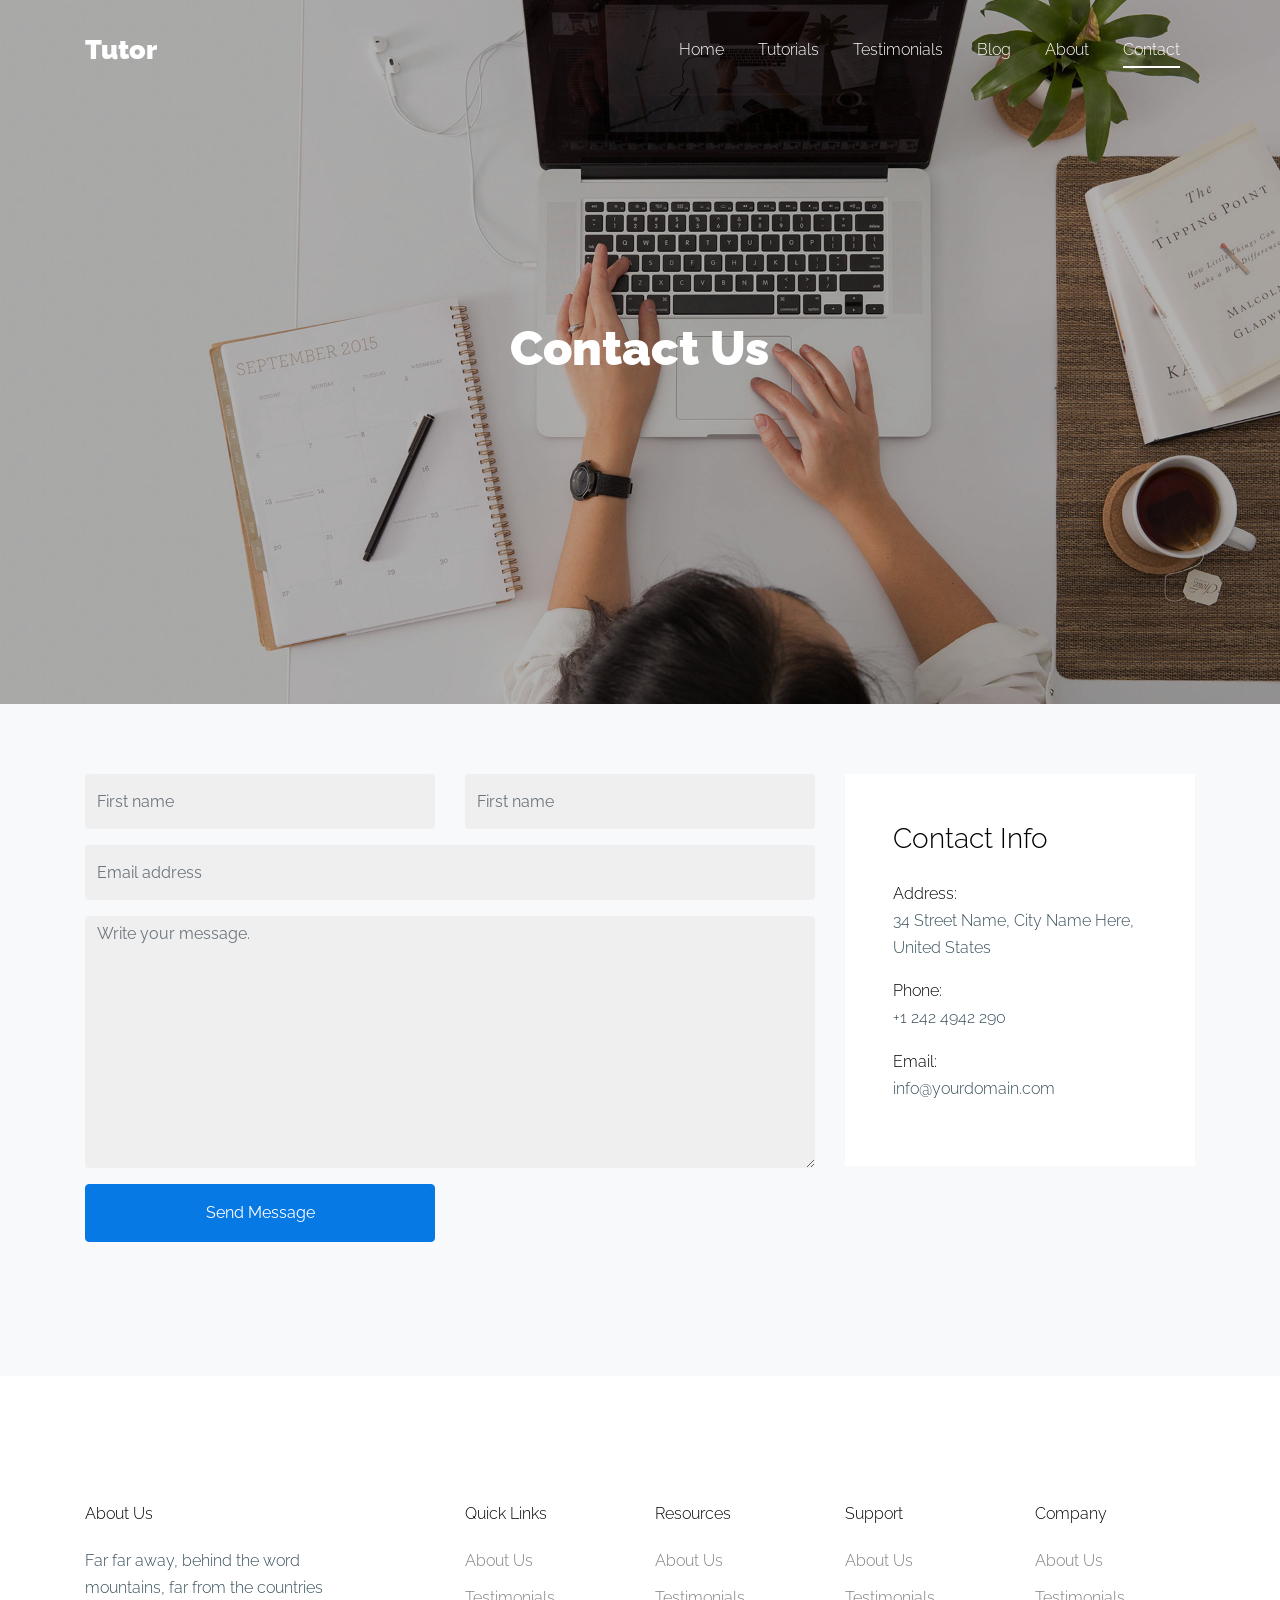
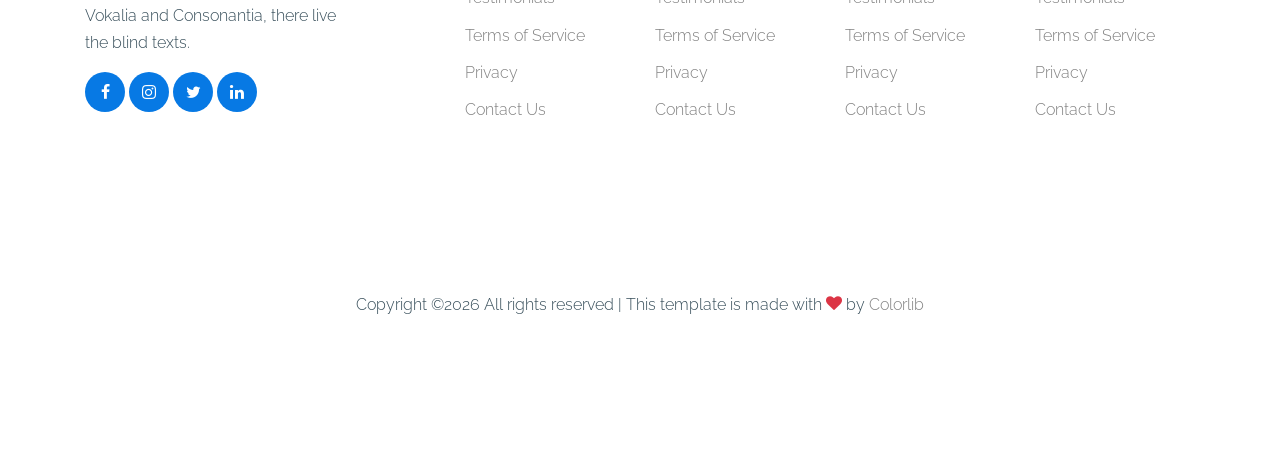
<file: OnlineTutorSystem/OnlineTutorSystem/Template/contact.html>
<!doctype html>
<html lang="en">

<head>
  <title>Tutor &mdash; Free Website Template by Colorlib</title>
  <meta charset="utf-8">
  <meta name="viewport" content="width=device-width, initial-scale=1, shrink-to-fit=no">

  <link href="https://fonts.googleapis.com/css2?family=Raleway:wght@400;700&display=swap" rel="stylesheet">

  <link rel="stylesheet" href="fonts/icomoon/style.css">
  <link rel="stylesheet" href="fonts/brand/style.css">

  <link rel="stylesheet" href="css/bootstrap.min.css">
  <link rel="stylesheet" href="css/bootstrap-datepicker.css">
  <link rel="stylesheet" href="css/jquery.fancybox.min.css">
  <link rel="stylesheet" href="css/owl.carousel.min.css">
  <link rel="stylesheet" href="css/owl.theme.default.min.css">
  <link rel="stylesheet" href="css/aos.css">

  <!-- MAIN CSS -->
  <link rel="stylesheet" href="css/style.css">

</head>

<body>


  <div class="site-wrap" id="home-section">

    <div class="site-mobile-menu site-navbar-target">
      <div class="site-mobile-menu-header">
        <div class="site-mobile-menu-close mt-3">
          <span class="icon-close2 js-menu-toggle"></span>
        </div>
      </div>
      <div class="site-mobile-menu-body"></div>
    </div>

    <header class="site-navbar light site-navbar-target" role="banner">

      <div class="container">
        <div class="row align-items-center position-relative">

          <div class="col-3">
            <div class="site-logo">
              <a href="index.html"><strong>Tutor</strong></a>
            </div>
          </div>

          <div class="col-9  text-right">

            <span class="d-inline-block d-lg-none"><a href="#" class=" site-menu-toggle js-menu-toggle py-5 "><span class="icon-menu h3 text-black"></span></a></span>

            <nav class="site-navigation text-right ml-auto d-none d-lg-block" role="navigation">
              <ul class="site-menu main-menu js-clone-nav ml-auto ">
                <li><a href="index.html" class="nav-link">Home</a></li>
                <li><a href="tutorials.html" class="nav-link">Tutorials</a></li>
                <li><a href="testimonials.html" class="nav-link">Testimonials</a></li>
                <li><a href="blog.html" class="nav-link">Blog</a></li>
                <li><a href="about.html" class="nav-link">About</a></li>
                <li class="active"><a href="contact.html" class="nav-link">Contact</a></li>
              </ul>
            </nav>
          </div>


        </div>
      </div>

    </header>


    <div class="site-section-cover overlay" style="background-image: url('images/hero_bg.jpg');">

      <div class="container">
        <div class="row align-items-center justify-content-center">
          <div class="col-lg-10 text-center">
            <h1><strong>Contact Us</strong></h1>
          </div>
        </div>
      </div>
    </div>




    <div class="site-section bg-light" id="contact-section">
      <div class="container">
        
        <div class="row">
          <div class="col-lg-8 mb-5" >
            <form action="#" method="post">
              <div class="form-group row">
                <div class="col-md-6 mb-4 mb-lg-0">
                  <input type="text" class="form-control" placeholder="First name">
                </div>
                <div class="col-md-6">
                  <input type="text" class="form-control" placeholder="First name">
                </div>
              </div>

              <div class="form-group row">
                <div class="col-md-12">
                  <input type="text" class="form-control" placeholder="Email address">
                </div>
              </div>

              <div class="form-group row">
                <div class="col-md-12">
                  <textarea name="" id="" class="form-control" placeholder="Write your message." cols="30" rows="10"></textarea>
                </div>
              </div>
              <div class="form-group row">
                <div class="col-md-6 mr-auto">
                  <input type="submit" class="btn btn-block btn-primary text-white py-3 px-5" value="Send Message">
                </div>
              </div>
            </form>
          </div>
          <div class="col-lg-4 ml-auto">
            <div class="bg-white p-3 p-md-5">
              <h3 class="text-black mb-4">Contact Info</h3>
              <ul class="list-unstyled footer-link">
                <li class="d-block mb-3">
                  <span class="d-block text-black">Address:</span>
                  <span>34 Street Name, City Name Here, United States</span></li>
                <li class="d-block mb-3"><span class="d-block text-black">Phone:</span><span>+1 242 4942 290</span></li>
                <li class="d-block mb-3"><span class="d-block text-black">Email:</span><span>info@yourdomain.com</span></li>
              </ul>
            </div>
          </div>
        </div>
      </div>
    </div>

    <footer class="site-footer">
      <div class="container">
        <div class="row">
          <div class="col-lg-3">
            <h2 class="footer-heading mb-4">About Us</h2>
            <p>Far far away, behind the word mountains, far from the countries Vokalia and Consonantia, there live the blind texts. </p>
            <ul class="list-unstyled social">
              <li><a href="#"><span class="icon-facebook"></span></a></li>
              <li><a href="#"><span class="icon-instagram"></span></a></li>
              <li><a href="#"><span class="icon-twitter"></span></a></li>
              <li><a href="#"><span class="icon-linkedin"></span></a></li>
            </ul>
          </div>
          <div class="col-lg-8 ml-auto">
            <div class="row">
              <div class="col-lg-3">
                <h2 class="footer-heading mb-4">Quick Links</h2>
                <ul class="list-unstyled">
                  <li><a href="#">About Us</a></li>
                  <li><a href="#">Testimonials</a></li>
                  <li><a href="#">Terms of Service</a></li>
                  <li><a href="#">Privacy</a></li>
                  <li><a href="#">Contact Us</a></li>
                </ul>
              </div>
              <div class="col-lg-3">
                <h2 class="footer-heading mb-4">Resources</h2>
                <ul class="list-unstyled">
                  <li><a href="#">About Us</a></li>
                  <li><a href="#">Testimonials</a></li>
                  <li><a href="#">Terms of Service</a></li>
                  <li><a href="#">Privacy</a></li>
                  <li><a href="#">Contact Us</a></li>
                </ul>
              </div>
              <div class="col-lg-3">
                <h2 class="footer-heading mb-4">Support</h2>
                <ul class="list-unstyled">
                  <li><a href="#">About Us</a></li>
                  <li><a href="#">Testimonials</a></li>
                  <li><a href="#">Terms of Service</a></li>
                  <li><a href="#">Privacy</a></li>
                  <li><a href="#">Contact Us</a></li>
                </ul>
              </div>
              <div class="col-lg-3">
                <h2 class="footer-heading mb-4">Company</h2>
                <ul class="list-unstyled">
                  <li><a href="#">About Us</a></li>
                  <li><a href="#">Testimonials</a></li>
                  <li><a href="#">Terms of Service</a></li>
                  <li><a href="#">Privacy</a></li>
                  <li><a href="#">Contact Us</a></li>
                </ul>
              </div>
            </div>
          </div>
        </div>
        <div class="row pt-5 mt-5 text-center">
          <div class="col-md-12">
            <div class="border-top pt-5">
              <p>
                <!-- Link back to Colorlib can't be removed. Template is licensed under CC BY 3.0. -->
                Copyright &copy;<script>document.write(new Date().getFullYear());</script> All rights reserved | This template is made with <i class="icon-heart text-danger" aria-hidden="true"></i> by <a href="https://colorlib.com" target="_blank" >Colorlib</a>
                <!-- Link back to Colorlib can't be removed. Template is licensed under CC BY 3.0. -->
              </p>
            </div>
          </div>

        </div>
      </div>
    </footer>

  </div>

  <script src="js/jquery-3.3.1.min.js"></script>
  <script src="js/popper.min.js"></script>
  <script src="js/bootstrap.min.js"></script>
  <script src="js/owl.carousel.min.js"></script>
  <script src="js/jquery.sticky.js"></script>
  <script src="js/jquery.waypoints.min.js"></script>
  <script src="js/jquery.animateNumber.min.js"></script>
  <script src="js/jquery.fancybox.min.js"></script>
  <script src="js/jquery.easing.1.3.js"></script>
  <script src="js/bootstrap-datepicker.min.js"></script>
  <script src="js/aos.js"></script>

  <script src="js/main.js"></script>

</body>

</html>
</file>
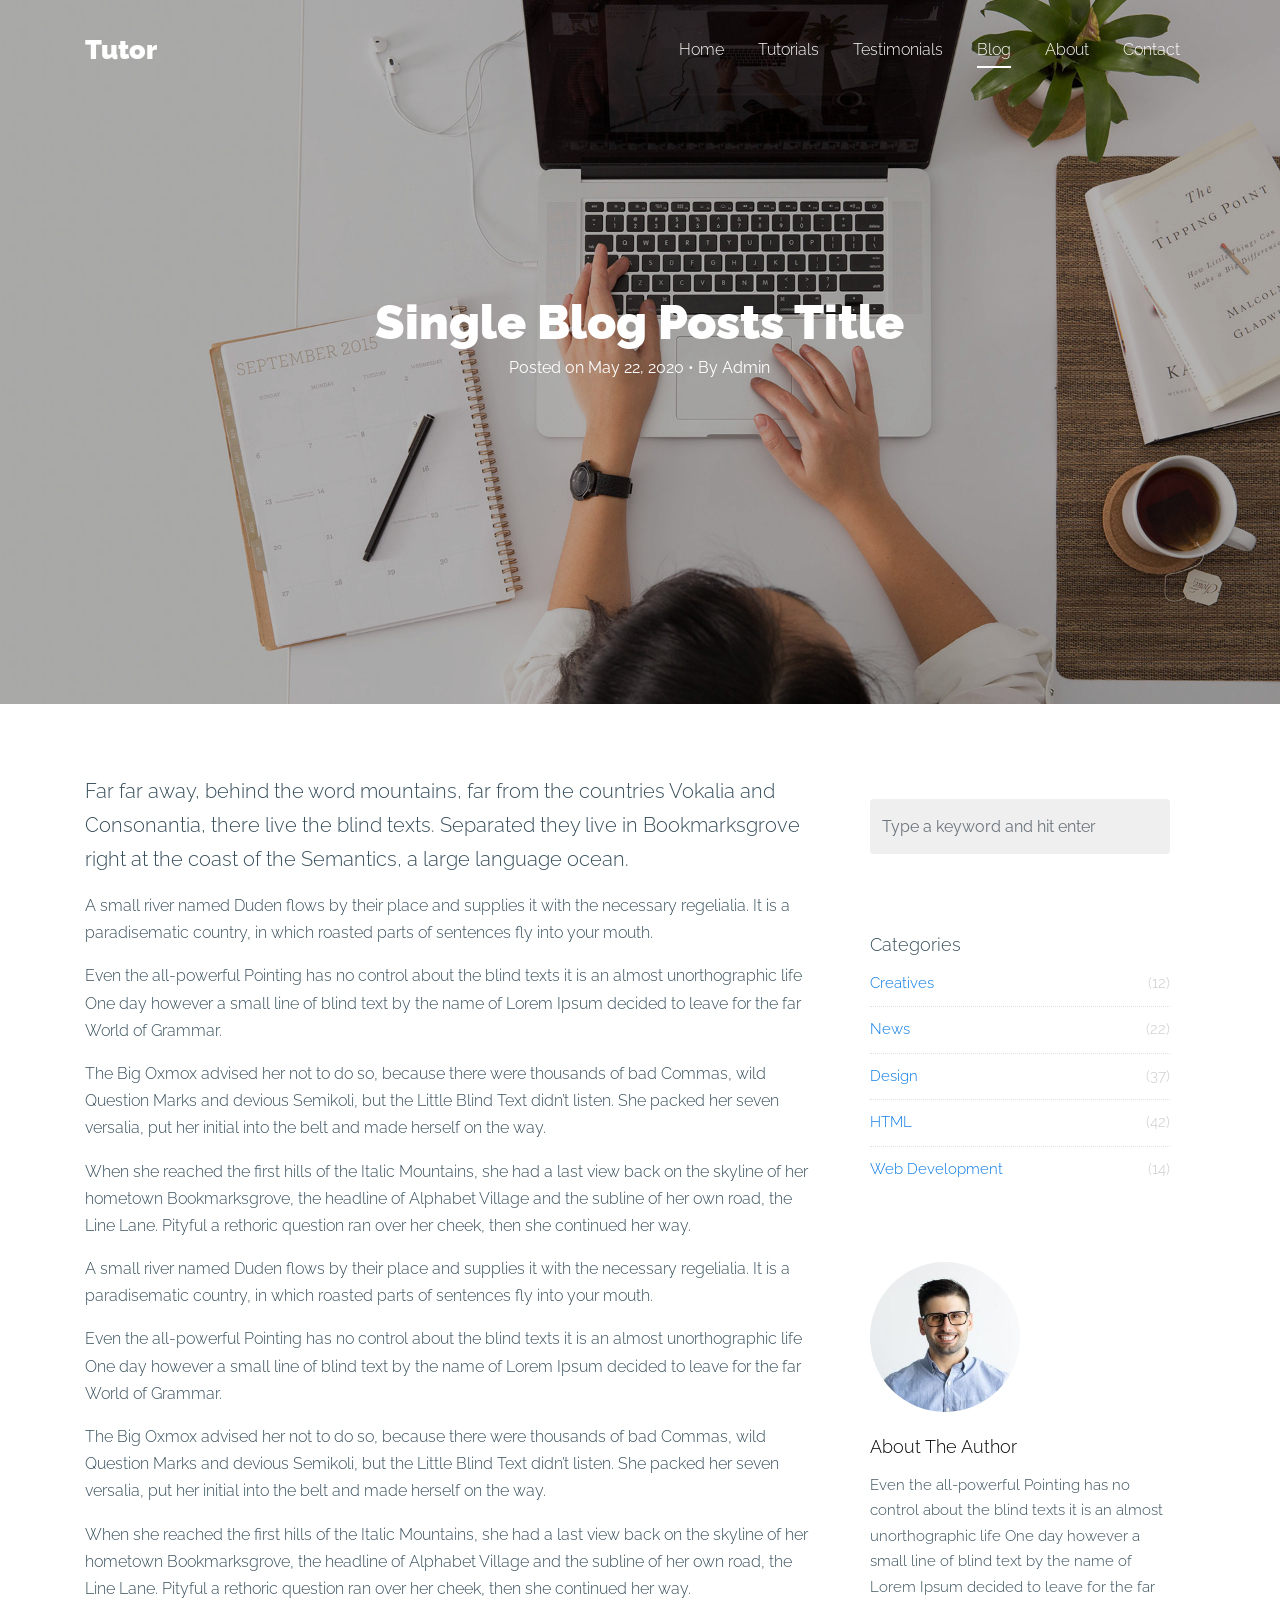
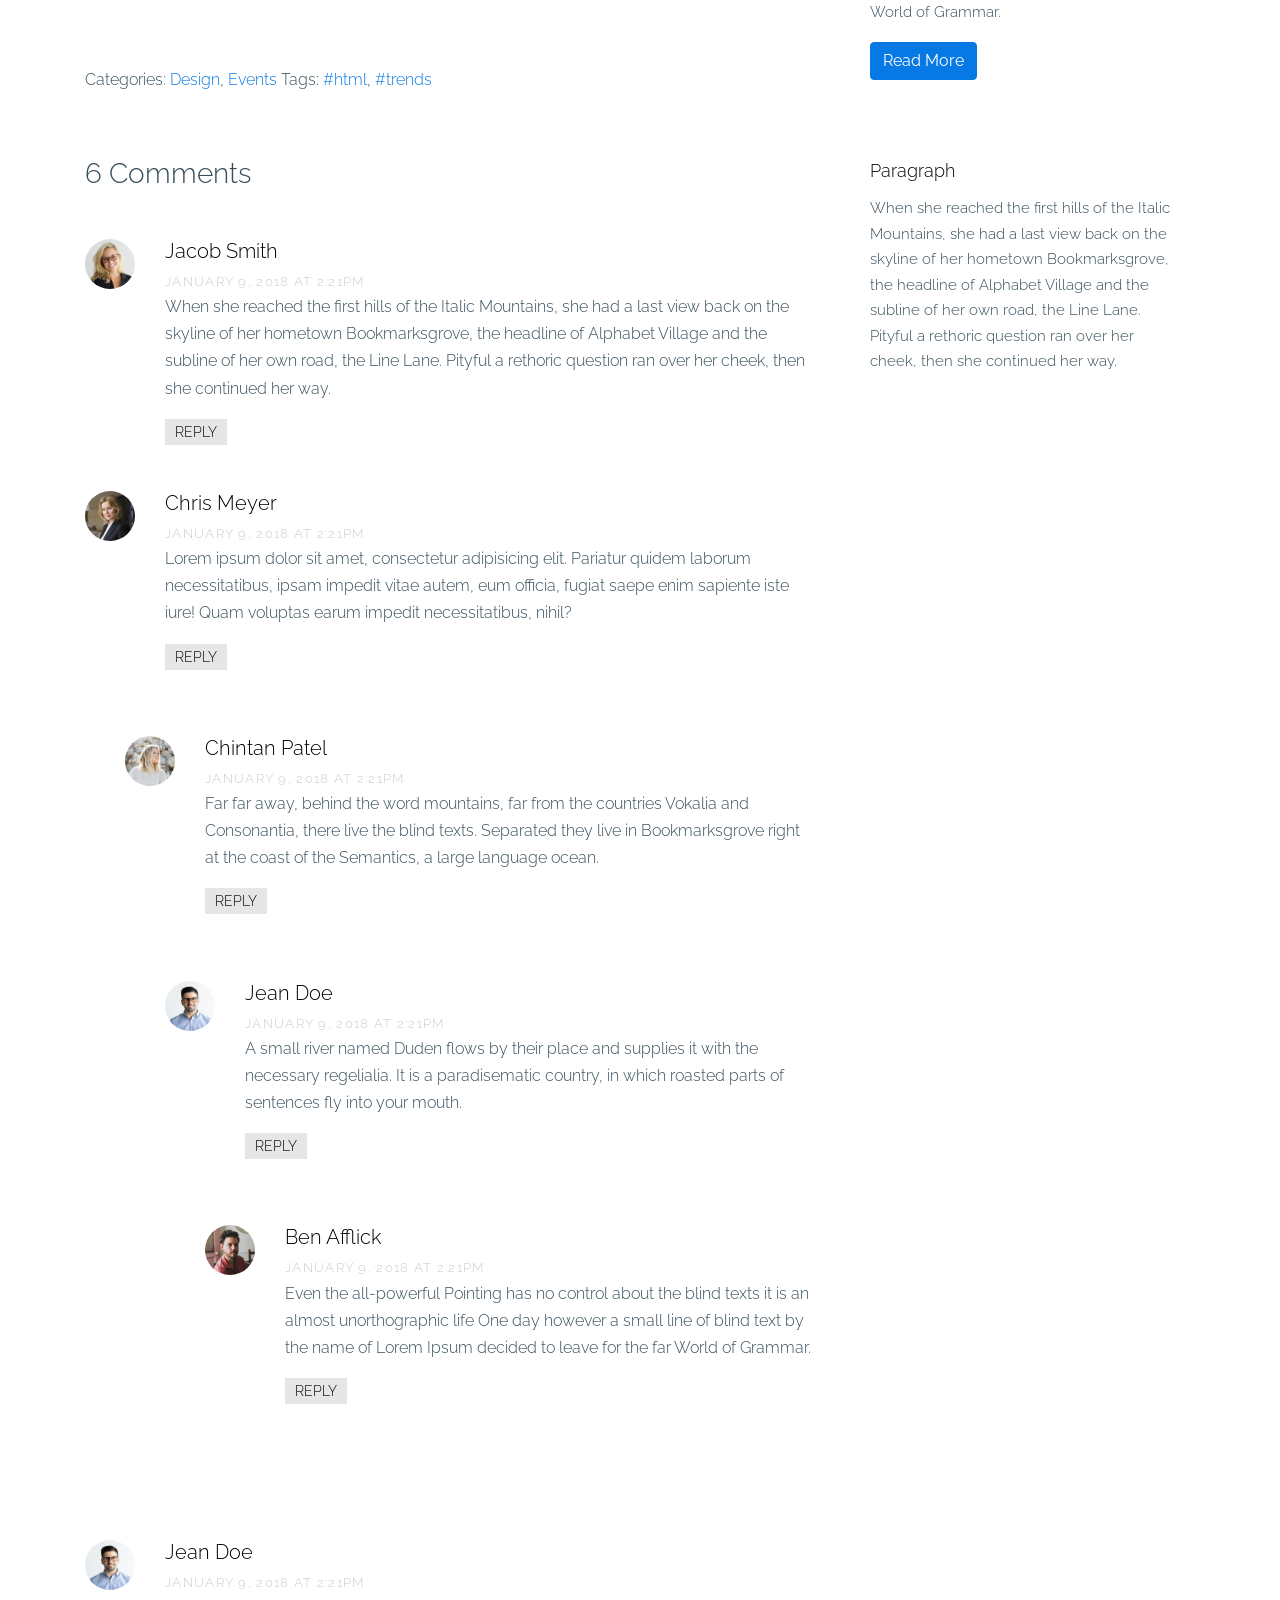
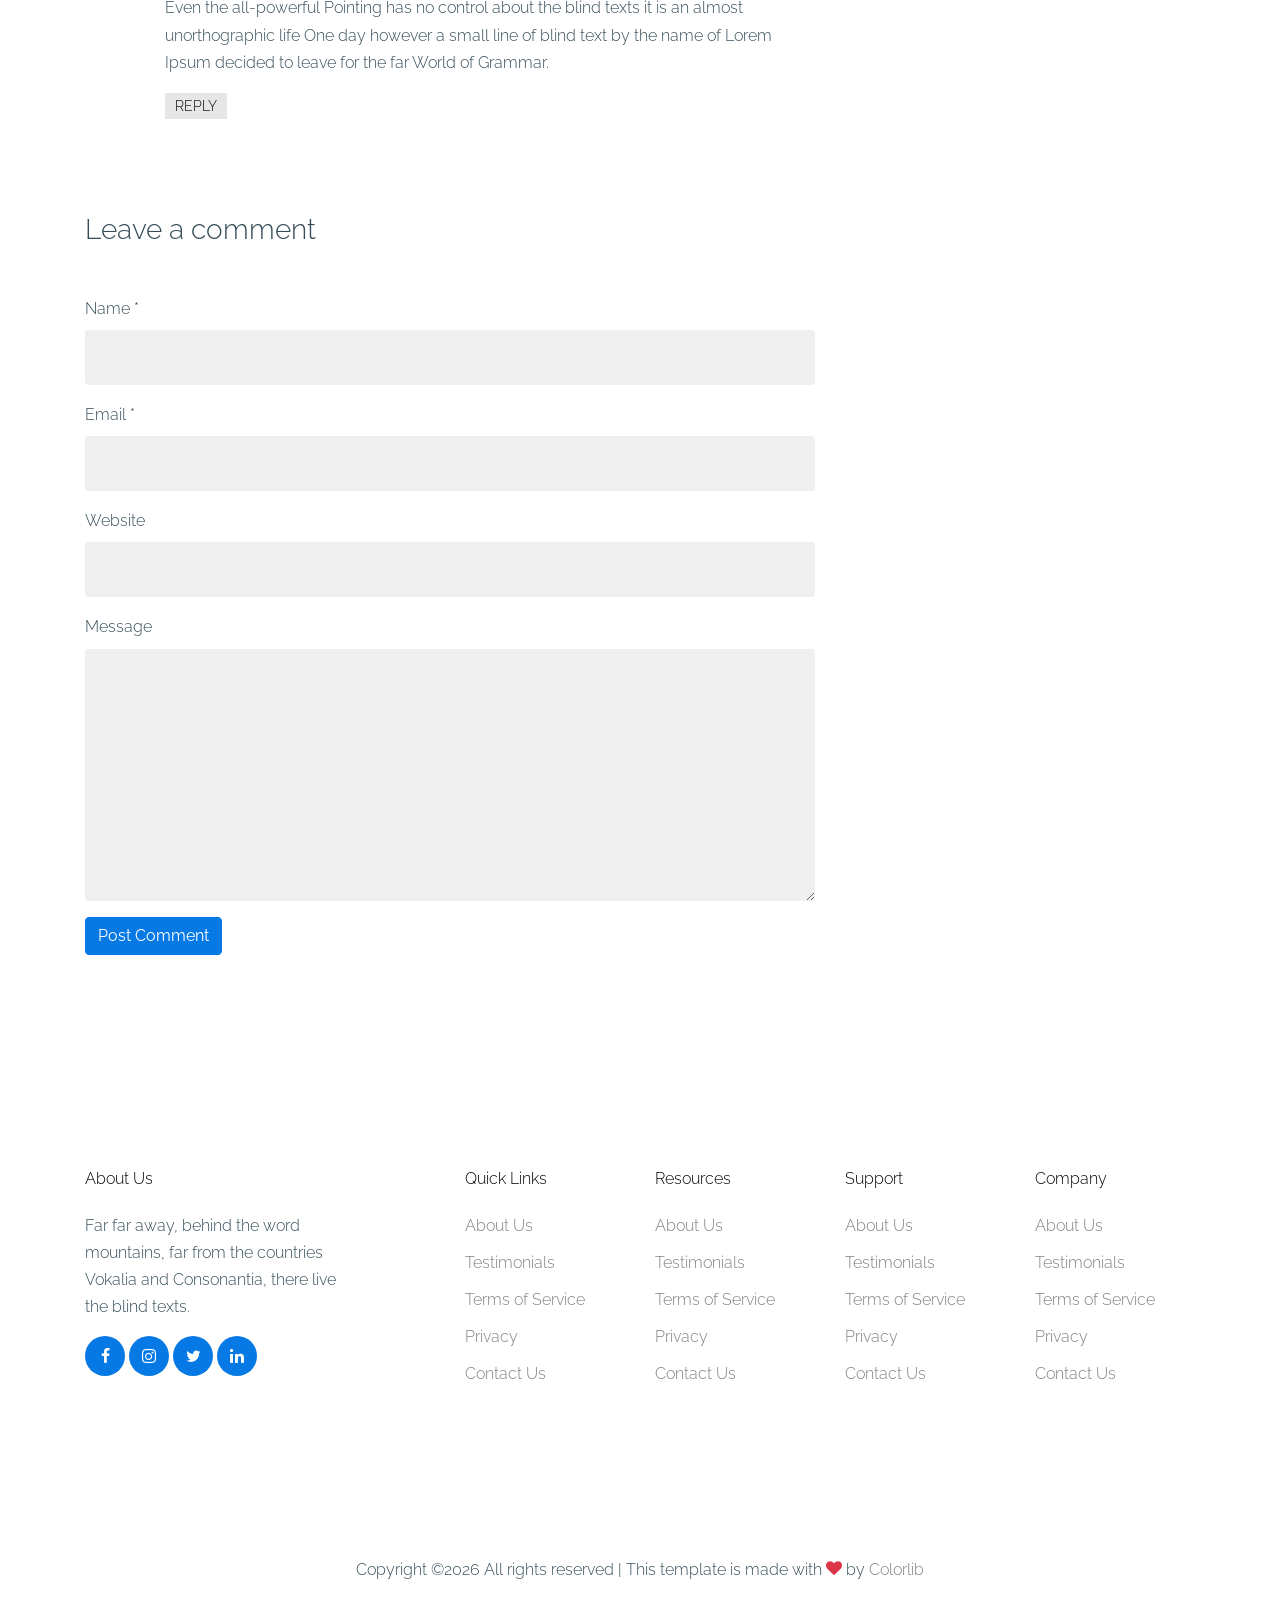
<file: OnlineTutorSystem/OnlineTutorSystem/Template/single.html>
<!doctype html>
<html lang="en">

  <head>
    <title>Tutor &mdash; Free Website Template by Colorlib</title>
    <meta charset="utf-8">
    <meta name="viewport" content="width=device-width, initial-scale=1, shrink-to-fit=no">

    <link href="https://fonts.googleapis.com/css2?family=Raleway:wght@400;700&display=swap" rel="stylesheet">

    <link rel="stylesheet" href="fonts/icomoon/style.css">
    <link rel="stylesheet" href="fonts/brand/style.css">

    <link rel="stylesheet" href="css/bootstrap.min.css">
    <link rel="stylesheet" href="css/bootstrap-datepicker.css">
    <link rel="stylesheet" href="css/jquery.fancybox.min.css">
    <link rel="stylesheet" href="css/owl.carousel.min.css">
    <link rel="stylesheet" href="css/owl.theme.default.min.css">
    <link rel="stylesheet" href="css/aos.css">

    <!-- MAIN CSS -->
    <link rel="stylesheet" href="css/style.css">

  </head>

  <body>

    
    <div class="site-wrap" id="home-section">

      <div class="site-mobile-menu site-navbar-target">
        <div class="site-mobile-menu-header">
          <div class="site-mobile-menu-close mt-3">
            <span class="icon-close2 js-menu-toggle"></span>
          </div>
        </div>
        <div class="site-mobile-menu-body"></div>
      </div>

      <header class="site-navbar light site-navbar-target" role="banner">

        <div class="container">
          <div class="row align-items-center position-relative">

            <div class="col-3">
              <div class="site-logo">
                <a href="index.html"><strong>Tutor</strong></a>
              </div>
            </div>

            <div class="col-9  text-right">
              
              <span class="d-inline-block d-lg-none"><a href="#" class=" site-menu-toggle js-menu-toggle py-5 "><span class="icon-menu h3 text-black"></span></a></span>

              <nav class="site-navigation text-right ml-auto d-none d-lg-block" role="navigation">
                <ul class="site-menu main-menu js-clone-nav ml-auto ">
                  <li><a href="index.html" class="nav-link">Home</a></li>
                  <li><a href="tutorials.html" class="nav-link">Tutorials</a></li>
                  <li><a href="testimonials.html" class="nav-link">Testimonials</a></li>
                  <li class="active"><a href="blog.html" class="nav-link">Blog</a></li>
                  <li><a href="about.html" class="nav-link">About</a></li>
                  <li><a href="contact.html" class="nav-link">Contact</a></li>
                </ul>
              </nav>
            </div>

            
          </div>
        </div>

      </header>

      
      <div class="site-section-cover overlay" style="background-image: url('images/hero_bg.jpg');">
        
        <div class="container">
          <div class="row align-items-center justify-content-center">
            <div class="col-lg-10 text-center">
              <h1><strong>Single Blog Posts Title</strong></h1>
              <div class="pb-4 get"><strong class="text-white">Posted on May 22, 2020 &bullet; By Admin</strong></div>
              
            </div>
          </div>
        </div>
      </div>

      
      

      <div class="site-section">
      <div class="container">
        <div class="row">
          <div class="col-md-8 blog-content">
            <p class="lead">Far far away, behind the word mountains, far from the countries Vokalia and Consonantia, there live the blind texts. Separated they live in Bookmarksgrove right at the coast of the Semantics, a large language ocean.</p>
            <p>A small river named Duden flows by their place and supplies it with the necessary regelialia. It is a paradisematic country, in which roasted parts of sentences fly into your mouth.</p>

            <blockquote><p>Even the all-powerful Pointing has no control about the blind texts it is an almost unorthographic life One day however a small line of blind text by the name of Lorem Ipsum decided to leave for the far World of Grammar.</p></blockquote>

            <p>The Big Oxmox advised her not to do so, because there were thousands of bad Commas, wild Question Marks and devious Semikoli, but the Little Blind Text didn’t listen. She packed her seven versalia, put her initial into the belt and made herself on the way.</p>

            <p>When she reached the first hills of the Italic Mountains, she had a last view back on the skyline of her hometown Bookmarksgrove, the headline of Alphabet Village and the subline of her own road, the Line Lane. Pityful a rethoric question ran over her cheek, then she continued her way.</p>

            <p>A small river named Duden flows by their place and supplies it with the necessary regelialia. It is a paradisematic country, in which roasted parts of sentences fly into your mouth.</p>

            <blockquote><p>Even the all-powerful Pointing has no control about the blind texts it is an almost unorthographic life One day however a small line of blind text by the name of Lorem Ipsum decided to leave for the far World of Grammar.</p></blockquote>

            <p>The Big Oxmox advised her not to do so, because there were thousands of bad Commas, wild Question Marks and devious Semikoli, but the Little Blind Text didn’t listen. She packed her seven versalia, put her initial into the belt and made herself on the way.</p>
            
            <p>When she reached the first hills of the Italic Mountains, she had a last view back on the skyline of her hometown Bookmarksgrove, the headline of Alphabet Village and the subline of her own road, the Line Lane. Pityful a rethoric question ran over her cheek, then she continued her way.</p>


            <div class="pt-5">
              <p>Categories:  <a href="#">Design</a>, <a href="#">Events</a>  Tags: <a href="#">#html</a>, <a href="#">#trends</a></p>
            </div>


            <div class="pt-5">
              <h3 class="mb-5">6 Comments</h3>
              <ul class="comment-list">
                <li class="comment">
                  <div class="vcard bio">
                    <img src="images/person_2.jpg" alt="Free Website Template by Free-Template.co">
                  </div>
                  <div class="comment-body">
                    <h3>Jacob Smith</h3>
                    <div class="meta">January 9, 2018 at 2:21pm</div>
                    <p>When she reached the first hills of the Italic Mountains, she had a last view back on the skyline of her hometown Bookmarksgrove, the headline of Alphabet Village and the subline of her own road, the Line Lane. Pityful a rethoric question ran over her cheek, then she continued her way.</p>
                    <p><a href="#" class="reply">Reply</a></p>
                  </div>
                </li>

                <li class="comment">
                  <div class="vcard bio">
                    <img src="images/person_3.jpg" alt="Free Website Template by Free-Template.co">
                  </div>
                  <div class="comment-body">
                    <h3>Chris Meyer</h3>
                    <div class="meta">January 9, 2018 at 2:21pm</div>
                    <p>Lorem ipsum dolor sit amet, consectetur adipisicing elit. Pariatur quidem laborum necessitatibus, ipsam impedit vitae autem, eum officia, fugiat saepe enim sapiente iste iure! Quam voluptas earum impedit necessitatibus, nihil?</p>
                    <p><a href="#" class="reply">Reply</a></p>
                  </div>

                  <ul class="children">
                    <li class="comment">
                      <div class="vcard bio">
                        <img src="images/person_5.jpg" alt="Free Website Template by Free-Template.co">
                      </div>
                      <div class="comment-body">
                        <h3>Chintan Patel</h3>
                        <div class="meta">January 9, 2018 at 2:21pm</div>
                        <p>Far far away, behind the word mountains, far from the countries Vokalia and Consonantia, there live the blind texts. Separated they live in Bookmarksgrove right at the coast of the Semantics, a large language ocean.</p>
                        <p><a href="#" class="reply">Reply</a></p>
                      </div>


                      <ul class="children">
                        <li class="comment">
                          <div class="vcard bio">
                            <img src="images/person_1.jpg" alt="Free Website Template by Free-Template.co">
                          </div>
                          <div class="comment-body">
                            <h3>Jean Doe</h3>
                            <div class="meta">January 9, 2018 at 2:21pm</div>
                            <p>A small river named Duden flows by their place and supplies it with the necessary regelialia. It is a paradisematic country, in which roasted parts of sentences fly into your mouth.</p>
                            <p><a href="#" class="reply">Reply</a></p>
                          </div>

                            <ul class="children">
                              <li class="comment">
                                <div class="vcard bio">
                                  <img src="images/person_4.jpg" alt="Free Website Template by Free-Template.co">
                                </div>
                                <div class="comment-body">
                                  <h3>Ben Afflick</h3>
                                  <div class="meta">January 9, 2018 at 2:21pm</div>
                                  <p>Even the all-powerful Pointing has no control about the blind texts it is an almost unorthographic life One day however a small line of blind text by the name of Lorem Ipsum decided to leave for the far World of Grammar.</p>
                                  <p><a href="#" class="reply">Reply</a></p>
                                </div>
                              </li>
                            </ul>
                        </li>
                      </ul>
                    </li>
                  </ul>
                </li>

                <li class="comment">
                  <div class="vcard bio">
                    <img src="images/person_1.jpg" alt="Free Website Template by Free-Template.co">
                  </div>
                  <div class="comment-body">
                    <h3>Jean Doe</h3>
                    <div class="meta">January 9, 2018 at 2:21pm</div>
                    <p>Even the all-powerful Pointing has no control about the blind texts it is an almost unorthographic life One day however a small line of blind text by the name of Lorem Ipsum decided to leave for the far World of Grammar.</p>
                    <p><a href="#" class="reply">Reply</a></p>
                  </div>
                </li>
              </ul>
              <!-- END comment-list -->
              
              <div class="comment-form-wrap pt-5">
                <h3 class="mb-5">Leave a comment</h3>
                <form action="#" class="">
                  <div class="form-group">
                    <label for="name">Name *</label>
                    <input type="text" class="form-control" id="name">
                  </div>
                  <div class="form-group">
                    <label for="email">Email *</label>
                    <input type="email" class="form-control" id="email">
                  </div>
                  <div class="form-group">
                    <label for="website">Website</label>
                    <input type="url" class="form-control" id="website">
                  </div>

                  <div class="form-group">
                    <label for="message">Message</label>
                    <textarea name="" id="message" cols="30" rows="10" class="form-control"></textarea>
                  </div>
                  <div class="form-group">
                    <input type="submit" value="Post Comment" class="btn btn-primary btn-md text-white">
                  </div>

                </form>
              </div>
            </div>

          </div>
          <div class="col-md-4 sidebar">
            <div class="sidebar-box">
              <form action="#" class="search-form">
                <div class="form-group">
                  <span class="icon fa fa-search"></span>
                  <input type="text" class="form-control" placeholder="Type a keyword and hit enter">
                </div>
              </form>
            </div>
            <div class="sidebar-box">
              <div class="categories">
                <h3>Categories</h3>
                <li><a href="#">Creatives <span>(12)</span></a></li>
                <li><a href="#">News <span>(22)</span></a></li>
                <li><a href="#">Design <span>(37)</span></a></li>
                <li><a href="#">HTML <span>(42)</span></a></li>
                <li><a href="#">Web Development <span>(14)</span></a></li>
              </div>
            </div>
            <div class="sidebar-box">
              <img src="images/person_1.jpg" alt="Free Website Template by Free-Template.co" class="img-fluid mb-4 w-50 rounded-circle">
              <h3 class="text-black">About The Author</h3>
              <p>Even the all-powerful Pointing has no control about the blind texts it is an almost unorthographic life One day however a small line of blind text by the name of Lorem Ipsum decided to leave for the far World of Grammar.</p>
              <p><a href="#" class="btn btn-primary btn-md text-white">Read More</a></p>
            </div>

            <div class="sidebar-box">
              <h3 class="text-black">Paragraph</h3>
              <p>When she reached the first hills of the Italic Mountains, she had a last view back on the skyline of her hometown Bookmarksgrove, the headline of Alphabet Village and the subline of her own road, the Line Lane. Pityful a rethoric question ran over her cheek, then she continued her way.</p>
            </div>
          </div>
        </div>
      </div>
    </div>
      <footer class="site-footer">
        <div class="container">
          <div class="row">
            <div class="col-lg-3">
              <h2 class="footer-heading mb-4">About Us</h2>
              <p>Far far away, behind the word mountains, far from the countries Vokalia and Consonantia, there live the blind texts. </p>
              <ul class="list-unstyled social">
                <li><a href="#"><span class="icon-facebook"></span></a></li>
                <li><a href="#"><span class="icon-instagram"></span></a></li>
                <li><a href="#"><span class="icon-twitter"></span></a></li>
                <li><a href="#"><span class="icon-linkedin"></span></a></li>
              </ul>
            </div>
            <div class="col-lg-8 ml-auto">
              <div class="row">
                <div class="col-lg-3">
                  <h2 class="footer-heading mb-4">Quick Links</h2>
                  <ul class="list-unstyled">
                    <li><a href="#">About Us</a></li>
                    <li><a href="#">Testimonials</a></li>
                    <li><a href="#">Terms of Service</a></li>
                    <li><a href="#">Privacy</a></li>
                    <li><a href="#">Contact Us</a></li>
                  </ul>
                </div>
                <div class="col-lg-3">
                  <h2 class="footer-heading mb-4">Resources</h2>
                  <ul class="list-unstyled">
                    <li><a href="#">About Us</a></li>
                    <li><a href="#">Testimonials</a></li>
                    <li><a href="#">Terms of Service</a></li>
                    <li><a href="#">Privacy</a></li>
                    <li><a href="#">Contact Us</a></li>
                  </ul>
                </div>
                <div class="col-lg-3">
                  <h2 class="footer-heading mb-4">Support</h2>
                  <ul class="list-unstyled">
                    <li><a href="#">About Us</a></li>
                    <li><a href="#">Testimonials</a></li>
                    <li><a href="#">Terms of Service</a></li>
                    <li><a href="#">Privacy</a></li>
                    <li><a href="#">Contact Us</a></li>
                  </ul>
                </div>
                <div class="col-lg-3">
                  <h2 class="footer-heading mb-4">Company</h2>
                  <ul class="list-unstyled">
                    <li><a href="#">About Us</a></li>
                    <li><a href="#">Testimonials</a></li>
                    <li><a href="#">Terms of Service</a></li>
                    <li><a href="#">Privacy</a></li>
                    <li><a href="#">Contact Us</a></li>
                  </ul>
                </div>
              </div>
            </div>
          </div>
          <div class="row pt-5 mt-5 text-center">
            <div class="col-md-12">
              <div class="border-top pt-5">
                <p>
              <!-- Link back to Colorlib can't be removed. Template is licensed under CC BY 3.0. -->
              Copyright &copy;<script>document.write(new Date().getFullYear());</script> All rights reserved | This template is made with <i class="icon-heart text-danger" aria-hidden="true"></i> by <a href="https://colorlib.com" target="_blank" >Colorlib</a>
              <!-- Link back to Colorlib can't be removed. Template is licensed under CC BY 3.0. -->
              </p>
              </div>
            </div>

          </div>
        </div>
      </footer>

    </div>

    <script src="js/jquery-3.3.1.min.js"></script>
    <script src="js/popper.min.js"></script>
    <script src="js/bootstrap.min.js"></script>
    <script src="js/owl.carousel.min.js"></script>
    <script src="js/jquery.sticky.js"></script>
    <script src="js/jquery.waypoints.min.js"></script>
    <script src="js/jquery.animateNumber.min.js"></script>
    <script src="js/jquery.fancybox.min.js"></script>
    <script src="js/jquery.easing.1.3.js"></script>
    <script src="js/bootstrap-datepicker.min.js"></script>
    <script src="js/aos.js"></script>

    <script src="js/main.js"></script>

  </body>

</html>
</file>
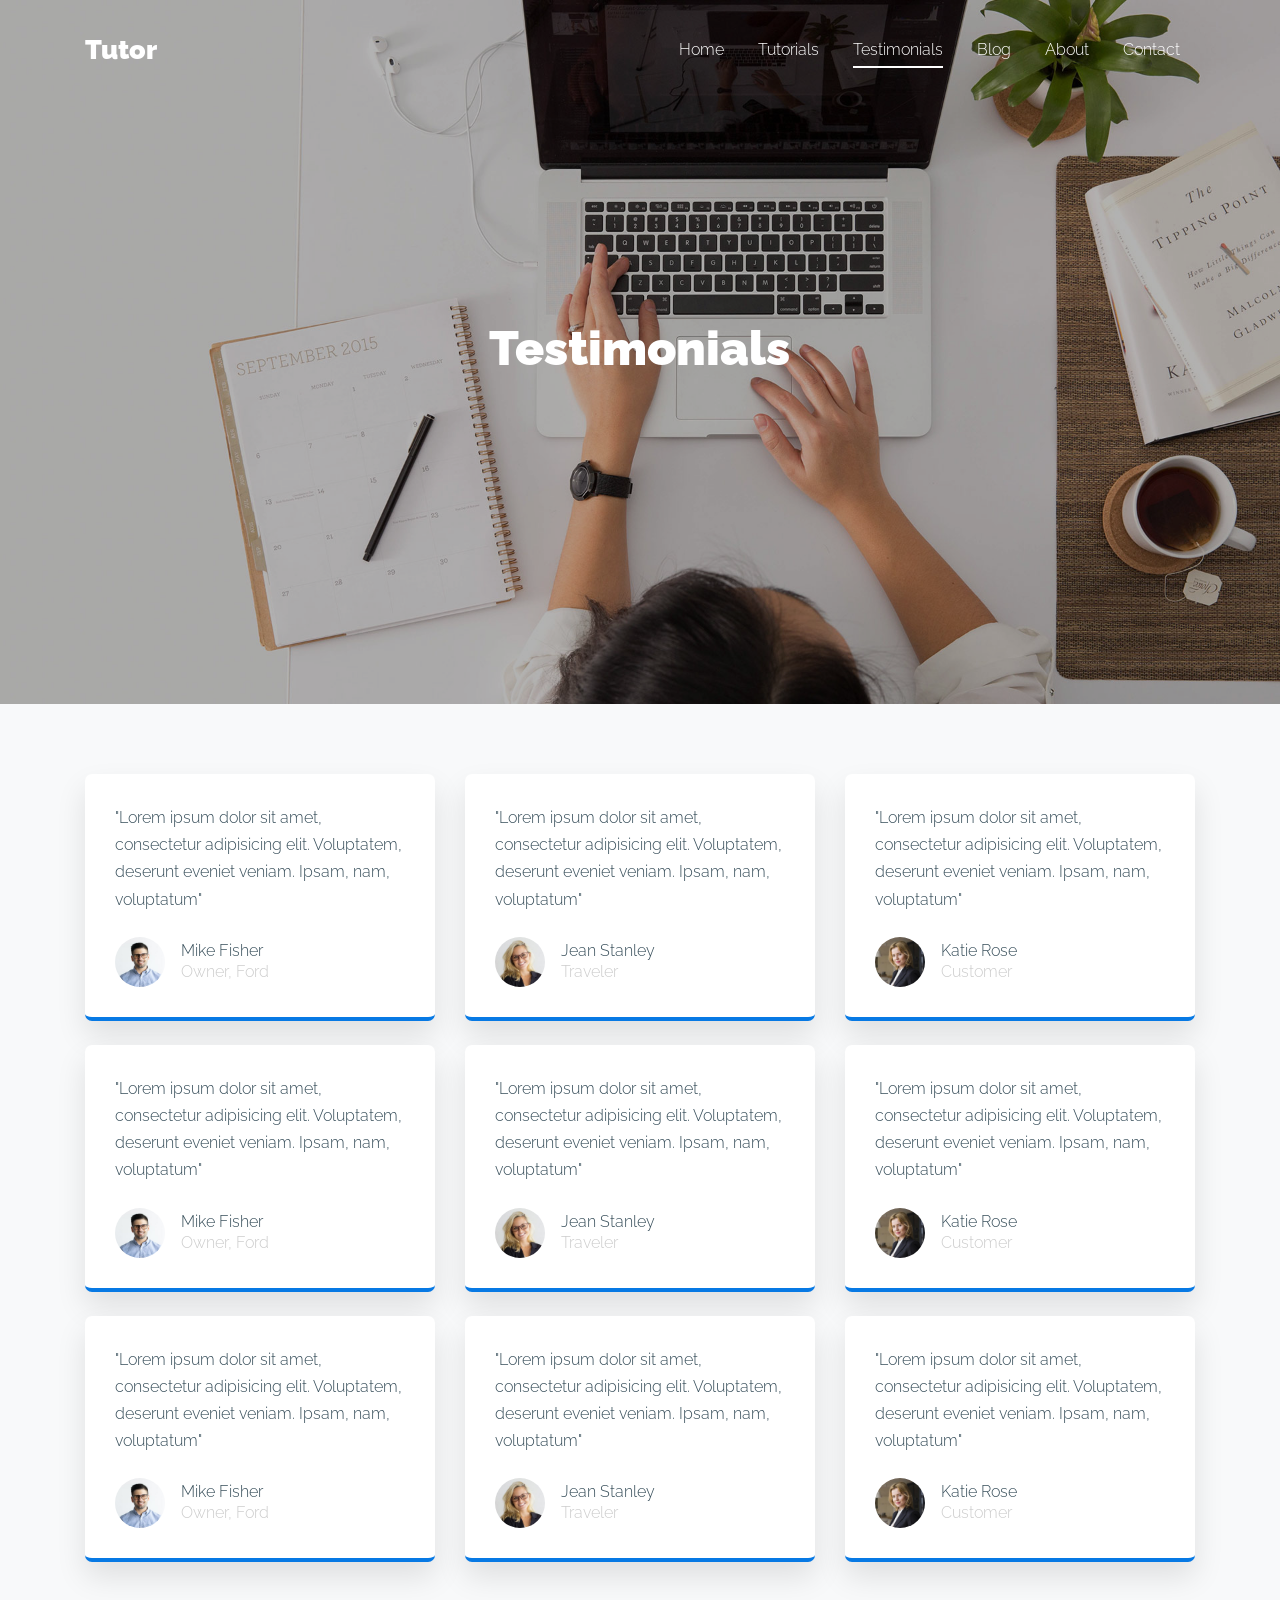
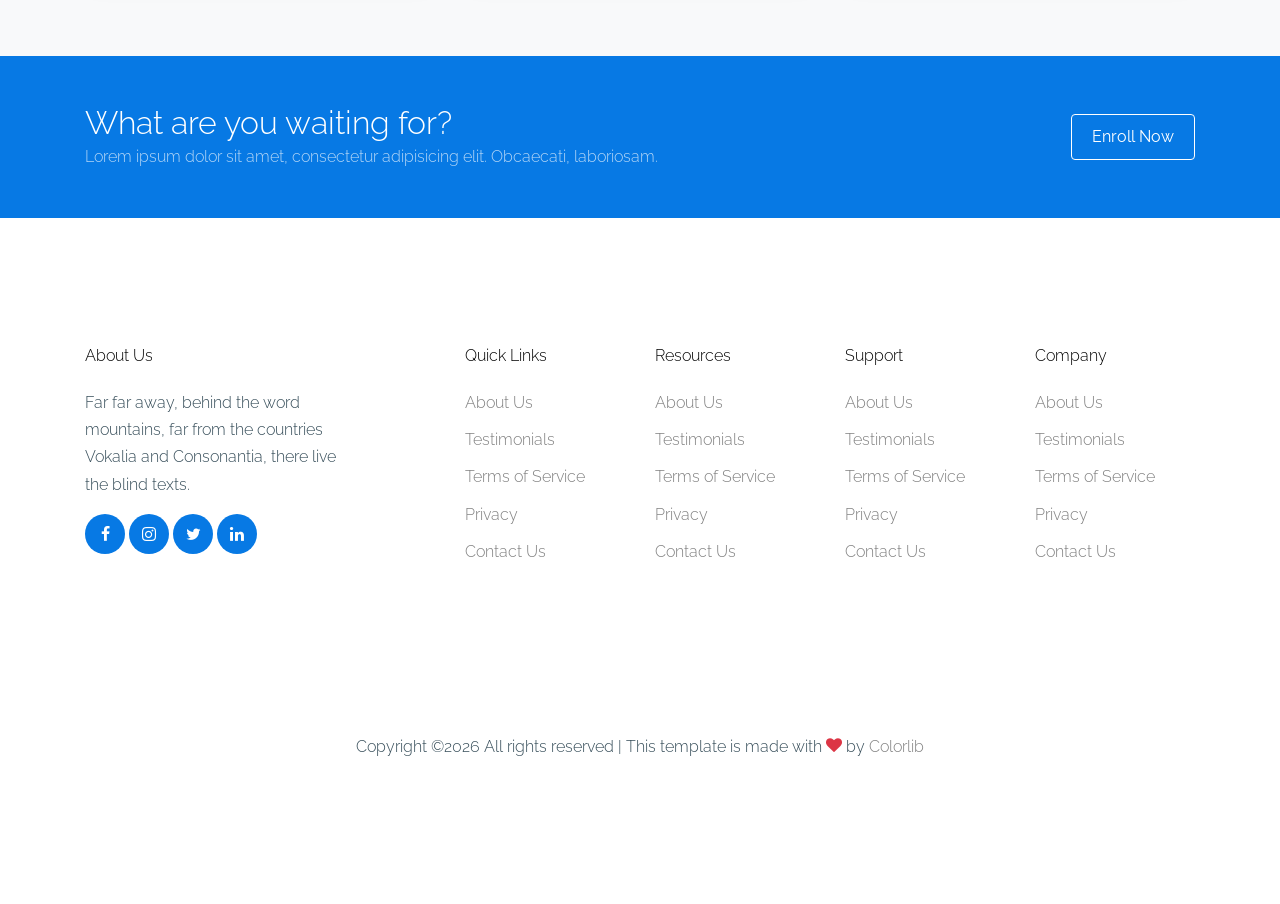
<file: OnlineTutorSystem/OnlineTutorSystem/Template/testimonials.html>
<!doctype html>
<html lang="en">

  <head>
    <title>Tutor &mdash; Free Website Template by Colorlib</title>
    <meta charset="utf-8">
    <meta name="viewport" content="width=device-width, initial-scale=1, shrink-to-fit=no">

    <link href="https://fonts.googleapis.com/css2?family=Raleway:wght@400;700&display=swap" rel="stylesheet">

    <link rel="stylesheet" href="fonts/icomoon/style.css">
    <link rel="stylesheet" href="fonts/brand/style.css">

    <link rel="stylesheet" href="css/bootstrap.min.css">
    <link rel="stylesheet" href="css/bootstrap-datepicker.css">
    <link rel="stylesheet" href="css/jquery.fancybox.min.css">
    <link rel="stylesheet" href="css/owl.carousel.min.css">
    <link rel="stylesheet" href="css/owl.theme.default.min.css">
    <link rel="stylesheet" href="css/aos.css">

    <!-- MAIN CSS -->
    <link rel="stylesheet" href="css/style.css">

  </head>

  <body>

    
    <div class="site-wrap" id="home-section">

      <div class="site-mobile-menu site-navbar-target">
        <div class="site-mobile-menu-header">
          <div class="site-mobile-menu-close mt-3">
            <span class="icon-close2 js-menu-toggle"></span>
          </div>
        </div>
        <div class="site-mobile-menu-body"></div>
      </div>

      <header class="site-navbar light site-navbar-target" role="banner">

        <div class="container">
          <div class="row align-items-center position-relative">

            <div class="col-3">
              <div class="site-logo">
                <a href="index.html"><strong>Tutor</strong></a>
              </div>
            </div>

            <div class="col-9  text-right">
              
              <span class="d-inline-block d-lg-none"><a href="#" class=" site-menu-toggle js-menu-toggle py-5 "><span class="icon-menu h3 text-black"></span></a></span>

              <nav class="site-navigation text-right ml-auto d-none d-lg-block" role="navigation">
                <ul class="site-menu main-menu js-clone-nav ml-auto ">
                  <li><a href="index.html" class="nav-link">Home</a></li>
                  <li><a href="tutorials.html" class="nav-link">Tutorials</a></li>
                  <li class="active"><a href="testimonials.html" class="nav-link">Testimonials</a></li>
                  <li><a href="blog.html" class="nav-link">Blog</a></li>
                  <li><a href="about.html" class="nav-link">About</a></li>
                  <li><a href="contact.html" class="nav-link">Contact</a></li>
                </ul>
              </nav>
            </div>

            
          </div>
        </div>

      </header>

      
      <div class="site-section-cover overlay" style="background-image: url('images/hero_bg.jpg');">
        
        <div class="container">
          <div class="row align-items-center justify-content-center">
            <div class="col-lg-10 text-center">
              <h1><strong>Testimonials</strong></h1>
            </div>
          </div>
        </div>
      </div>

      
      

      <div class="site-section bg-light">
      <div class="container">
        
        <div class="row">
          <div class="col-lg-4 mb-4">
            <div class="testimonial-2">
              <blockquote class="mb-4">
                <p>"Lorem ipsum dolor sit amet, consectetur adipisicing elit. Voluptatem, deserunt eveniet veniam. Ipsam, nam, voluptatum"</p>
              </blockquote>
              <div class="d-flex v-card align-items-center">
                <img src="images/person_1.jpg" alt="Image" class="img-fluid mr-3">
                <div class="author-name">
                  <span class="d-block">Mike Fisher</span>
                  <span>Owner, Ford</span>
                </div>
              </div>
            </div>
          </div>
          <div class="col-lg-4 mb-4">
            <div class="testimonial-2">
              <blockquote class="mb-4">
                <p>"Lorem ipsum dolor sit amet, consectetur adipisicing elit. Voluptatem, deserunt eveniet veniam. Ipsam, nam, voluptatum"</p>
              </blockquote>
              <div class="d-flex v-card align-items-center">
                <img src="images/person_2.jpg" alt="Image" class="img-fluid mr-3">
                <div class="author-name">
                  <span class="d-block">Jean Stanley</span>
                  <span>Traveler</span>
                </div>
              </div>
            </div>
          </div>
          <div class="col-lg-4 mb-4">
            <div class="testimonial-2">
              <blockquote class="mb-4">
                <p>"Lorem ipsum dolor sit amet, consectetur adipisicing elit. Voluptatem, deserunt eveniet veniam. Ipsam, nam, voluptatum"</p>
              </blockquote>
              <div class="d-flex v-card align-items-center">
                <img src="images/person_3.jpg" alt="Image" class="img-fluid mr-3">
                <div class="author-name">
                  <span class="d-block">Katie Rose</span>
                  <span >Customer</span>
                </div>
              </div>
            </div>
          </div>

          <div class="col-lg-4 mb-4">
            <div class="testimonial-2">
              <blockquote class="mb-4">
                <p>"Lorem ipsum dolor sit amet, consectetur adipisicing elit. Voluptatem, deserunt eveniet veniam. Ipsam, nam, voluptatum"</p>
              </blockquote>
              <div class="d-flex v-card align-items-center">
                <img src="images/person_1.jpg" alt="Image" class="img-fluid mr-3">
                <div class="author-name">
                  <span class="d-block">Mike Fisher</span>
                  <span>Owner, Ford</span>
                </div>
              </div>
            </div>
          </div>
          <div class="col-lg-4 mb-4">
            <div class="testimonial-2">
              <blockquote class="mb-4">
                <p>"Lorem ipsum dolor sit amet, consectetur adipisicing elit. Voluptatem, deserunt eveniet veniam. Ipsam, nam, voluptatum"</p>
              </blockquote>
              <div class="d-flex v-card align-items-center">
                <img src="images/person_2.jpg" alt="Image" class="img-fluid mr-3">
                <div class="author-name">
                  <span class="d-block">Jean Stanley</span>
                  <span>Traveler</span>
                </div>
              </div>
            </div>
          </div>
          <div class="col-lg-4 mb-4">
            <div class="testimonial-2">
              <blockquote class="mb-4">
                <p>"Lorem ipsum dolor sit amet, consectetur adipisicing elit. Voluptatem, deserunt eveniet veniam. Ipsam, nam, voluptatum"</p>
              </blockquote>
              <div class="d-flex v-card align-items-center">
                <img src="images/person_3.jpg" alt="Image" class="img-fluid mr-3">
                <div class="author-name">
                  <span class="d-block">Katie Rose</span>
                  <span >Customer</span>
                </div>
              </div>
            </div>
          </div>

          <div class="col-lg-4 mb-4">
            <div class="testimonial-2">
              <blockquote class="mb-4">
                <p>"Lorem ipsum dolor sit amet, consectetur adipisicing elit. Voluptatem, deserunt eveniet veniam. Ipsam, nam, voluptatum"</p>
              </blockquote>
              <div class="d-flex v-card align-items-center">
                <img src="images/person_1.jpg" alt="Image" class="img-fluid mr-3">
                <div class="author-name">
                  <span class="d-block">Mike Fisher</span>
                  <span>Owner, Ford</span>
                </div>
              </div>
            </div>
          </div>
          <div class="col-lg-4 mb-4">
            <div class="testimonial-2">
              <blockquote class="mb-4">
                <p>"Lorem ipsum dolor sit amet, consectetur adipisicing elit. Voluptatem, deserunt eveniet veniam. Ipsam, nam, voluptatum"</p>
              </blockquote>
              <div class="d-flex v-card align-items-center">
                <img src="images/person_2.jpg" alt="Image" class="img-fluid mr-3">
                <div class="author-name">
                  <span class="d-block">Jean Stanley</span>
                  <span>Traveler</span>
                </div>
              </div>
            </div>
          </div>
          <div class="col-lg-4 mb-4">
            <div class="testimonial-2">
              <blockquote class="mb-4">
                <p>"Lorem ipsum dolor sit amet, consectetur adipisicing elit. Voluptatem, deserunt eveniet veniam. Ipsam, nam, voluptatum"</p>
              </blockquote>
              <div class="d-flex v-card align-items-center">
                <img src="images/person_3.jpg" alt="Image" class="img-fluid mr-3">
                <div class="author-name">
                  <span class="d-block">Katie Rose</span>
                  <span >Customer</span>
                </div>
              </div>
            </div>
          </div>
        </div>
      </div>
    </div>

    <div class="site-section bg-primary py-5 cta">
      <div class="container">
        <div class="row align-items-center">
          <div class="col-lg-7 mb-4 mb-md-0">
            <h2 class="mb-0 text-white">What are you waiting for?</h2>
            <p class="mb-0 opa-7">Lorem ipsum dolor sit amet, consectetur adipisicing elit. Obcaecati, laboriosam.</p>
          </div>
          <div class="col-lg-5 text-md-right">
            <a href="#" class="btn btn-primary btn-white">Enroll Now</a>
          </div>
        </div>
      </div>
    </div>
      <footer class="site-footer">
        <div class="container">
          <div class="row">
            <div class="col-lg-3">
              <h2 class="footer-heading mb-4">About Us</h2>
              <p>Far far away, behind the word mountains, far from the countries Vokalia and Consonantia, there live the blind texts. </p>
              <ul class="list-unstyled social">
                <li><a href="#"><span class="icon-facebook"></span></a></li>
                <li><a href="#"><span class="icon-instagram"></span></a></li>
                <li><a href="#"><span class="icon-twitter"></span></a></li>
                <li><a href="#"><span class="icon-linkedin"></span></a></li>
              </ul>
            </div>
            <div class="col-lg-8 ml-auto">
              <div class="row">
                <div class="col-lg-3">
                  <h2 class="footer-heading mb-4">Quick Links</h2>
                  <ul class="list-unstyled">
                    <li><a href="#">About Us</a></li>
                    <li><a href="#">Testimonials</a></li>
                    <li><a href="#">Terms of Service</a></li>
                    <li><a href="#">Privacy</a></li>
                    <li><a href="#">Contact Us</a></li>
                  </ul>
                </div>
                <div class="col-lg-3">
                  <h2 class="footer-heading mb-4">Resources</h2>
                  <ul class="list-unstyled">
                    <li><a href="#">About Us</a></li>
                    <li><a href="#">Testimonials</a></li>
                    <li><a href="#">Terms of Service</a></li>
                    <li><a href="#">Privacy</a></li>
                    <li><a href="#">Contact Us</a></li>
                  </ul>
                </div>
                <div class="col-lg-3">
                  <h2 class="footer-heading mb-4">Support</h2>
                  <ul class="list-unstyled">
                    <li><a href="#">About Us</a></li>
                    <li><a href="#">Testimonials</a></li>
                    <li><a href="#">Terms of Service</a></li>
                    <li><a href="#">Privacy</a></li>
                    <li><a href="#">Contact Us</a></li>
                  </ul>
                </div>
                <div class="col-lg-3">
                  <h2 class="footer-heading mb-4">Company</h2>
                  <ul class="list-unstyled">
                    <li><a href="#">About Us</a></li>
                    <li><a href="#">Testimonials</a></li>
                    <li><a href="#">Terms of Service</a></li>
                    <li><a href="#">Privacy</a></li>
                    <li><a href="#">Contact Us</a></li>
                  </ul>
                </div>
              </div>
            </div>
          </div>
          <div class="row pt-5 mt-5 text-center">
            <div class="col-md-12">
              <div class="border-top pt-5">
                <p>
              <!-- Link back to Colorlib can't be removed. Template is licensed under CC BY 3.0. -->
              Copyright &copy;<script>document.write(new Date().getFullYear());</script> All rights reserved | This template is made with <i class="icon-heart text-danger" aria-hidden="true"></i> by <a href="https://colorlib.com" target="_blank" >Colorlib</a>
              <!-- Link back to Colorlib can't be removed. Template is licensed under CC BY 3.0. -->
              </p>
              </div>
            </div>

          </div>
        </div>
      </footer>

    </div>

    <script src="js/jquery-3.3.1.min.js"></script>
    <script src="js/popper.min.js"></script>
    <script src="js/bootstrap.min.js"></script>
    <script src="js/owl.carousel.min.js"></script>
    <script src="js/jquery.sticky.js"></script>
    <script src="js/jquery.waypoints.min.js"></script>
    <script src="js/jquery.animateNumber.min.js"></script>
    <script src="js/jquery.fancybox.min.js"></script>
    <script src="js/jquery.easing.1.3.js"></script>
    <script src="js/bootstrap-datepicker.min.js"></script>
    <script src="js/aos.js"></script>

    <script src="js/main.js"></script>

  </body>

</html>
</file>
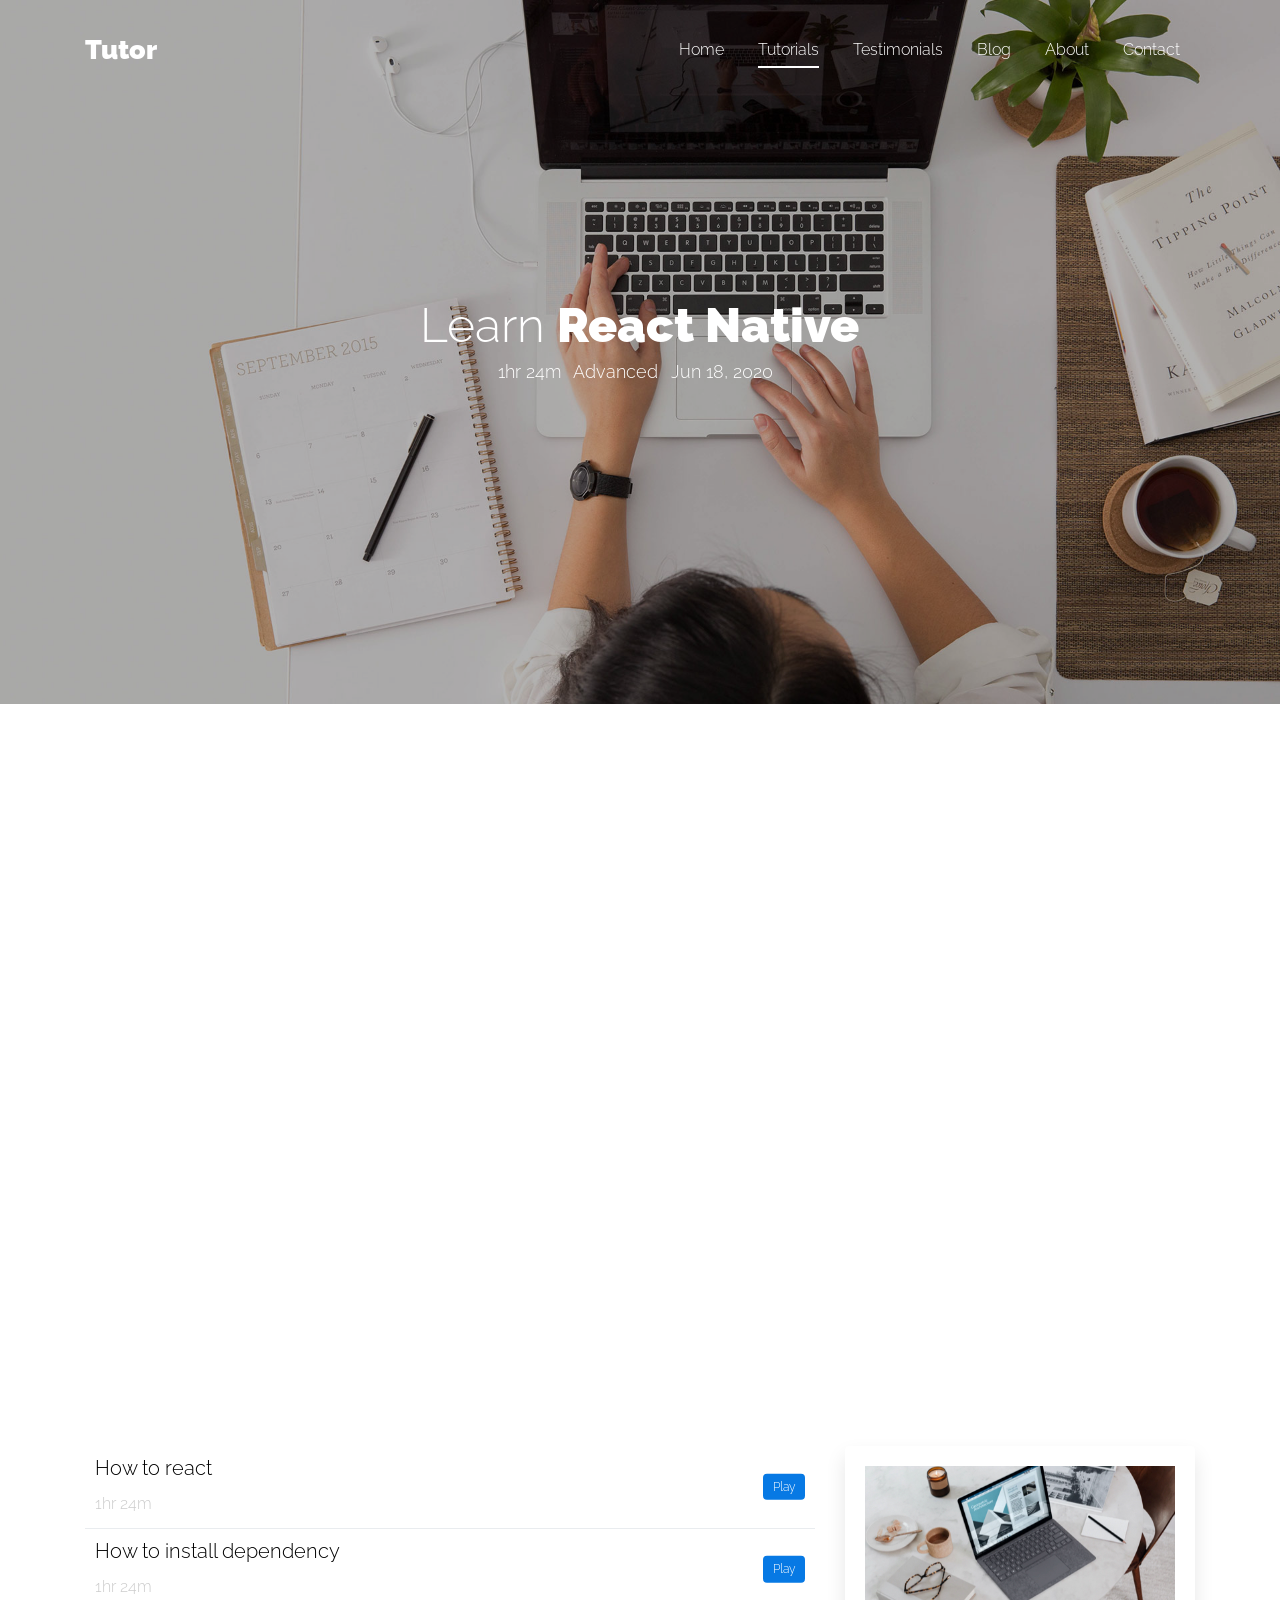
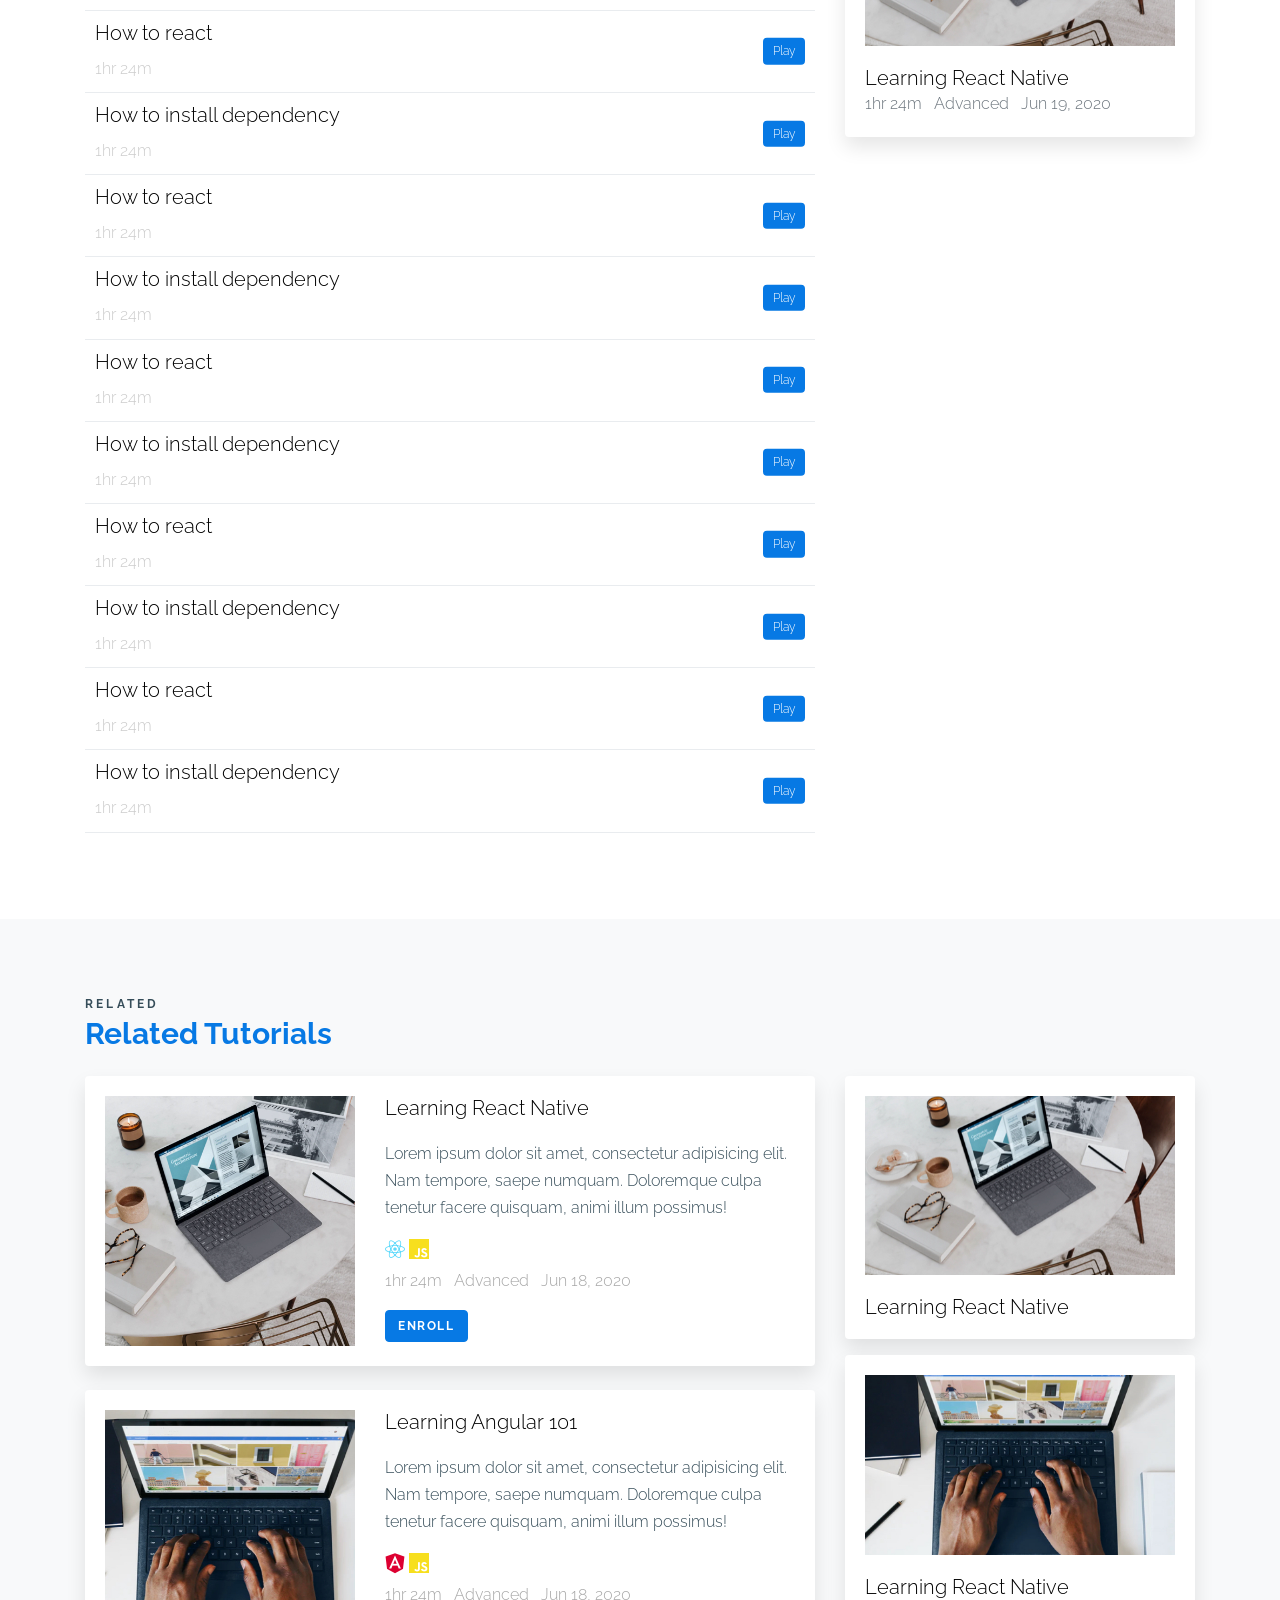
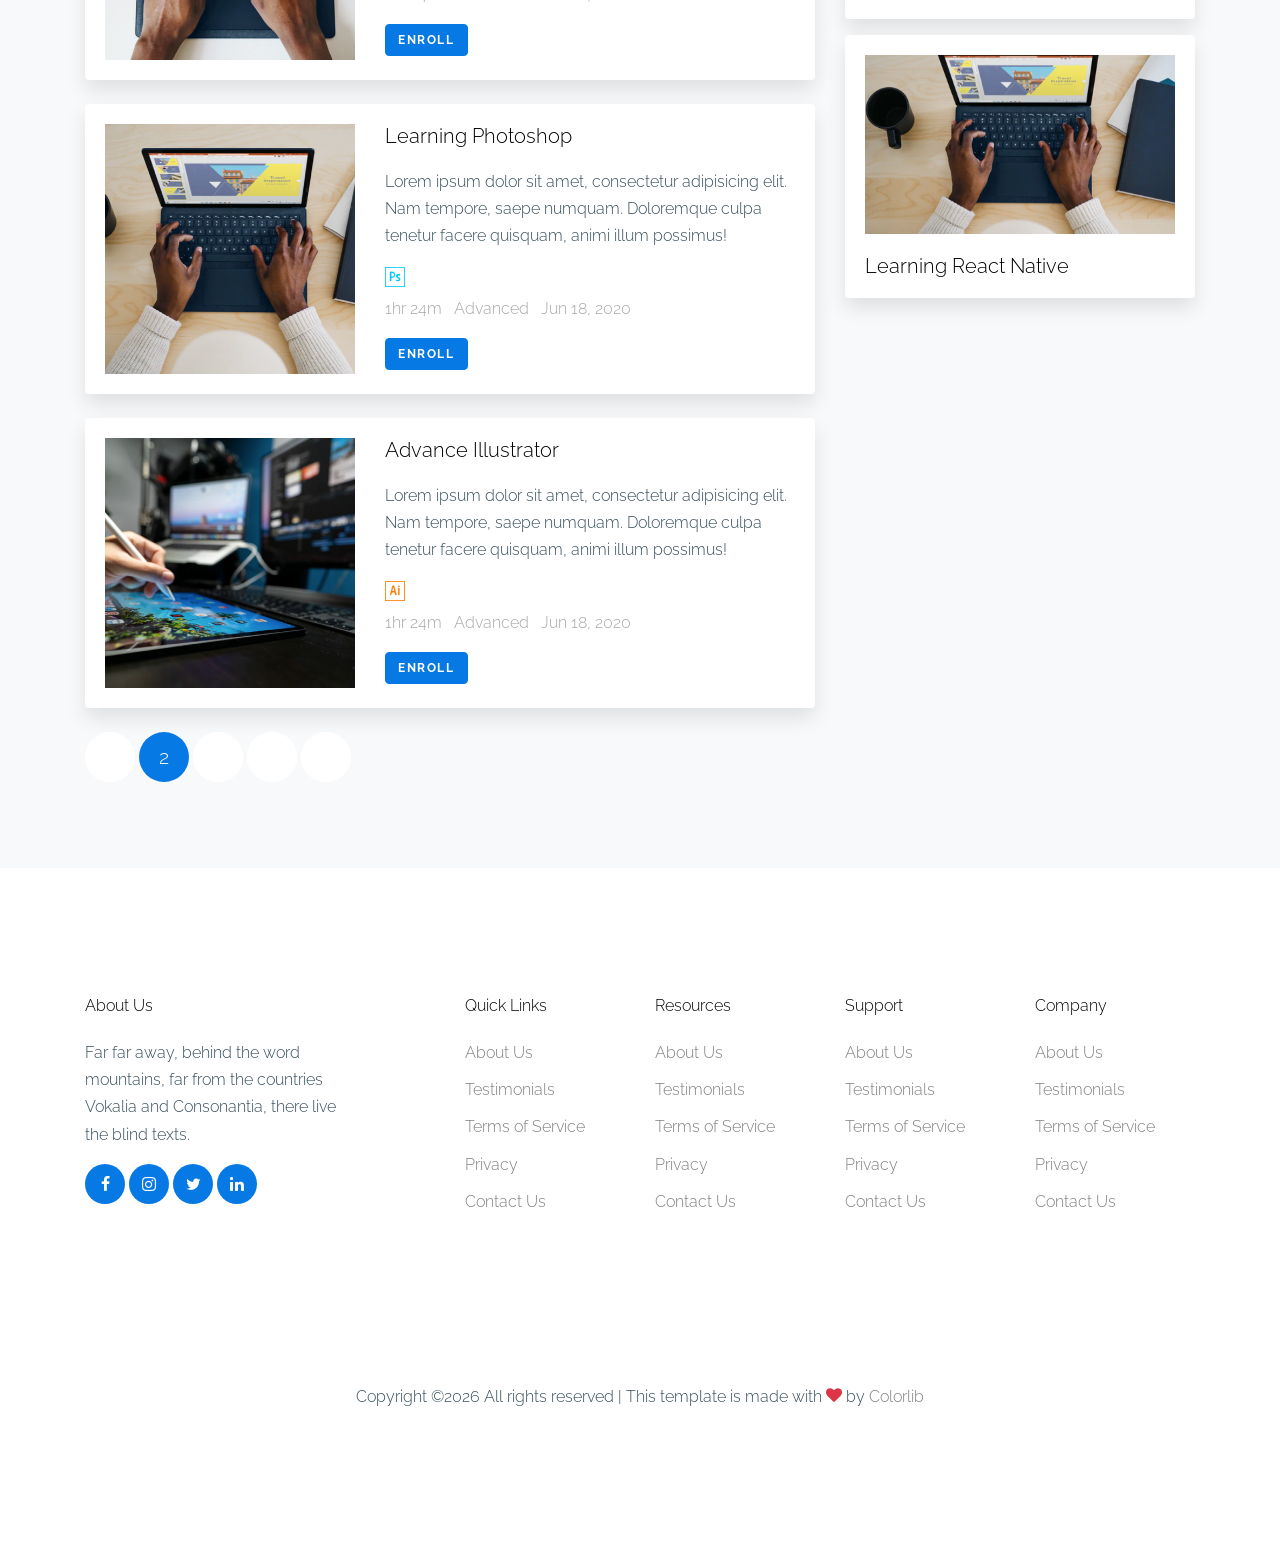
<file: OnlineTutorSystem/OnlineTutorSystem/Template/tutorial-single.html>
<!doctype html>
<html lang="en">

  <head>
    <title>Tutor &mdash; Free Website Template by Colorlib</title>
    <meta charset="utf-8">
    <meta name="viewport" content="width=device-width, initial-scale=1, shrink-to-fit=no">

    <link href="https://fonts.googleapis.com/css2?family=Raleway:wght@400;700&display=swap" rel="stylesheet">

    <link rel="stylesheet" href="fonts/icomoon/style.css">
    <link rel="stylesheet" href="fonts/brand/style.css">

    <link rel="stylesheet" href="css/bootstrap.min.css">
    <link rel="stylesheet" href="css/bootstrap-datepicker.css">
    <link rel="stylesheet" href="css/jquery.fancybox.min.css">
    <link rel="stylesheet" href="css/owl.carousel.min.css">
    <link rel="stylesheet" href="css/owl.theme.default.min.css">
    <link rel="stylesheet" href="css/aos.css">

    <!-- MAIN CSS -->
    <link rel="stylesheet" href="css/style.css">

  </head>

  <body>

    
    <div class="site-wrap" id="home-section">

      <div class="site-mobile-menu site-navbar-target">
        <div class="site-mobile-menu-header">
          <div class="site-mobile-menu-close mt-3">
            <span class="icon-close2 js-menu-toggle"></span>
          </div>
        </div>
        <div class="site-mobile-menu-body"></div>
      </div>

      <header class="site-navbar light site-navbar-target" role="banner">

        <div class="container">
          <div class="row align-items-center position-relative">

            <div class="col-3">
              <div class="site-logo">
                <a href="index.html"><strong>Tutor</strong></a>
              </div>
            </div>

            <div class="col-9  text-right">
              
              <span class="d-inline-block d-lg-none"><a href="#" class=" site-menu-toggle js-menu-toggle py-5 "><span class="icon-menu h3 text-black"></span></a></span>

              <nav class="site-navigation text-right ml-auto d-none d-lg-block" role="navigation">
                <ul class="site-menu main-menu js-clone-nav ml-auto ">
                  <li><a href="index.html" class="nav-link">Home</a></li>
                  <li class="active"><a href="tutorials.html" class="nav-link">Tutorials</a></li>
                  <li><a href="testimonials.html" class="nav-link">Testimonials</a></li>
                  <li><a href="blog.html" class="nav-link">Blog</a></li>
                  <li><a href="about.html" class="nav-link">About</a></li>
                  <li><a href="contact.html" class="nav-link">Contact</a></li>
                </ul>
              </nav>
            </div>

            
          </div>
        </div>

      </header>

      
      <div class="site-section-cover overlay" style="background-image: url('images/hero_bg.jpg');">
        
        <div class="container">
          <div class="row align-items-center justify-content-center">
            <div class="col-lg-10 text-center">
              <h1>Learn <strong>React Native</strong></h1>
              <p>
                <span class="mr-2 mb-2">1hr 24m</span> 
                <span class="mr-2 mb-2">Advanced</span>
                <span class="mr-2 mb-2">Jun 18, 2020</span>
              </p>
            </div>
          </div>
        </div>
      </div>

      
      

      
      
      <div class="site-section">
        <div class="container">
          <div class="row mb-5">
            <div class="col-lg-12">
              <div class="videoWrapper">
  <!-- Copy & Pasted from YouTube -->
  <iframe width="560" height="349" src="http://www.youtube.com/embed/n_dZNLr2cME?rel=0&hd=1" frameborder="0" allowfullscreen></iframe>
</div>
            </div>
          </div>
          

          <div class="row">
            <div class="col-md-8">
              <ul class="list-unstyled tutorial-section-list">
                <li>
                  
                  <h3><a href="#">How to react</a></h3>
                  <p>
                    <span class="mr-2 mb-2">1hr 24m</span> 
                  </p>
                  <a href="#" class="play">Play</a>
                </li>

                <li>

                  <h3><a href="#">How to install dependency</a></h3>
                  <p>
                    <span class="mr-2 mb-2">1hr 24m</span> 
                  </p>
                  <a href="#" class="play">Play</a>
                </li>

                <li>
                  
                  <h3><a href="#">How to react</a></h3>
                  <p>
                    <span class="mr-2 mb-2">1hr 24m</span> 
                  </p>
                  <a href="#" class="play">Play</a>
                </li>

                <li>

                  <h3><a href="#">How to install dependency</a></h3>
                  <p>
                    <span class="mr-2 mb-2">1hr 24m</span> 
                  </p>
                  <a href="#" class="play">Play</a>
                </li>

                <li>
                  
                  <h3><a href="#">How to react</a></h3>
                  <p>
                    <span class="mr-2 mb-2">1hr 24m</span> 
                  </p>
                  <a href="#" class="play">Play</a>
                </li>

                <li>

                  <h3><a href="#">How to install dependency</a></h3>
                  <p>
                    <span class="mr-2 mb-2">1hr 24m</span> 
                  </p>
                  <a href="#" class="play">Play</a>
                </li>

                <li>
                  
                  <h3><a href="#">How to react</a></h3>
                  <p>
                    <span class="mr-2 mb-2">1hr 24m</span> 
                  </p>
                  <a href="#" class="play">Play</a>
                </li>

                <li>

                  <h3><a href="#">How to install dependency</a></h3>
                  <p>
                    <span class="mr-2 mb-2">1hr 24m</span> 
                  </p>
                  <a href="#" class="play">Play</a>
                </li>

                <li>
                  
                  <h3><a href="#">How to react</a></h3>
                  <p>
                    <span class="mr-2 mb-2">1hr 24m</span> 
                  </p>
                  <a href="#" class="play">Play</a>
                </li>

                <li>

                  <h3><a href="#">How to install dependency</a></h3>
                  <p>
                    <span class="mr-2 mb-2">1hr 24m</span> 
                  </p>
                  <a href="#" class="play">Play</a>
                </li>

                <li>
                  
                  <h3><a href="#">How to react</a></h3>
                  <p>
                    <span class="mr-2 mb-2">1hr 24m</span> 
                  </p>
                  <a href="#" class="play">Play</a>
                </li>

                <li>

                  <h3><a href="#">How to install dependency</a></h3>
                  <p>
                    <span class="mr-2 mb-2">1hr 24m</span> 
                  </p>
                  <a href="#" class="play">Play</a>
                </li>
              </ul>
            </div>
            <div class="col-md-4">
              <div class="box-side mb-3">
                <a href="#"><img src="images/img_1_horizontal.jpg" alt="Image" class="img-fluid"></a>
                <h3><a href="#">Learning React Native</a></h3>
                <p class="mb-0 text-muted">
                  <span class="mr-2 mb-2">1hr 24m</span> 
                  <span class="mr-2 mb-2">Advanced</span> 
                  <span class="mr-2 mb-2">Jun 19, 2020</span> 
                </p>
              </div>  
              
            </div>
          </div>
        </div>
      </div>
              
  
      <div class="site-section bg-light">
        <div class="container">
          
          <div class="row">
            <div class="col-12">
              <div class="heading mb-4">
                <span class="caption">Related</span>
                <h2>Related Tutorials</h2>
              </div>
            </div>
            <div class="col-lg-8">
              


              <div class="d-flex tutorial-item mb-4">
                <div class="img-wrap">
                  <a href="#"><img src="images/img_1.jpg" alt="Image" class="img-fluid"></a>
                </div>
                <div>
                  <h3><a href="#">Learning React Native</a></h3>
                  <p>Lorem ipsum dolor sit amet, consectetur adipisicing elit. Nam tempore, saepe numquam. Doloremque culpa tenetur facere quisquam, animi illum possimus!</p>
                  
                  <p class="mb-0">
                    <span class="brand-react h5"></span>
                    <span class="brand-javascript h5"></span>
                  </p>
                  <p class="meta">
                    <span class="mr-2 mb-2">1hr 24m</span>
                    <span class="mr-2 mb-2">Advanced</span>
                    <span class="mr-2 mb-2">Jun 18, 2020</span>
                  </p>
                  
                  <p><a href="#" class="btn btn-primary custom-btn">Enroll</a></p>
                </div>
              </div>

              <div class="d-flex tutorial-item mb-4">
                <div class="img-wrap">
                  <a href="#"><img src="images/img_2.jpg" alt="Image" class="img-fluid"></a>
                </div>
                <div>
                  <h3><a href="#">Learning Angular 101</a></h3>
                  <p>Lorem ipsum dolor sit amet, consectetur adipisicing elit. Nam tempore, saepe numquam. Doloremque culpa tenetur facere quisquam, animi illum possimus!</p>

                  <p class="mb-0">
                    <span class="brand-angular h5"></span>
                    <span class="brand-javascript h5"></span>
                  </p>
                  <p class="meta">
                    <span class="mr-2 mb-2">1hr 24m</span>
                    <span class="mr-2 mb-2">Advanced</span>
                    <span class="mr-2 mb-2">Jun 18, 2020</span>
                  </p>
                  
                  <p><a href="#" class="btn btn-primary custom-btn">Enroll</a></p>
                </div>
              </div>

              <div class="d-flex tutorial-item mb-4">
                <div class="img-wrap">
                  <a href="#"><img src="images/img_3.jpg" alt="Image" class="img-fluid"></a>
                </div>
                <div>
                  <h3><a href="#">Learning Photoshop</a></h3>
                  <p>Lorem ipsum dolor sit amet, consectetur adipisicing elit. Nam tempore, saepe numquam. Doloremque culpa tenetur facere quisquam, animi illum possimus!</p>
                  <p class="mb-0">
                    <span class="brand-adobephotoshop h5"></span>
                  </p>
                  <p class="meta">
                    <span class="mr-2 mb-2">1hr 24m</span>
                    <span class="mr-2 mb-2">Advanced</span>
                    <span class="mr-2 mb-2">Jun 18, 2020</span>
                  </p>
                  <p><a href="#" class="btn btn-primary custom-btn">Enroll</a></p>
                </div>
              </div>

              <div class="d-flex tutorial-item mb-4">
                <div class="img-wrap">
                  <a href="#"><img src="images/img_4.jpg" alt="Image" class="img-fluid"></a>
                </div>
                <div>
                  <h3><a href="#">Advance Illustrator</a></h3>
                  <p>Lorem ipsum dolor sit amet, consectetur adipisicing elit. Nam tempore, saepe numquam. Doloremque culpa tenetur facere quisquam, animi illum possimus!</p>
                  <p class="mb-0">
                    <span class="brand-adobeillustrator h5"></span>
                  </p>
                  <p class="meta">
                    <span class="mr-2 mb-2">1hr 24m</span>
                    <span class="mr-2 mb-2">Advanced</span>
                    <span class="mr-2 mb-2">Jun 18, 2020</span>
                  </p>
                  <p><a href="#" class="btn btn-primary custom-btn">Enroll</a></p>
                </div>
              </div>


              <div class="custom-pagination">
                <ul class="list-unstyled">
                  <li><a href="#"><span>1</span></a></li>
                  <li><span>2</span></li>
                  <li><a href="#"><span>3</span></a></li>
                  <li><a href="#"><span>4</span></a></li>
                  <li><a href="#"><span>5</span></a></li>
                </ul>
              </div>
            </div>


            <div class="col-lg-4">
              <div class="box-side mb-3">
                <a href="#"><img src="images/img_1_horizontal.jpg" alt="Image" class="img-fluid"></a>
                <h3><a href="#">Learning React Native</a></h3>
              </div>  
              <div class="box-side mb-3">
                <a href="#"><img src="images/img_2_horizontal.jpg" alt="Image" class="img-fluid"></a>
                <h3><a href="#">Learning React Native</a></h3>
              </div>  
              <div class="box-side">
                <a href="#"><img src="images/img_3_horizontal.jpg" alt="Image" class="img-fluid"></a>
                <h3><a href="#">Learning React Native</a></h3>
              </div>  
            </div>
          </div>
        </div>
      </div>
      
      
      
      
      <footer class="site-footer">
        <div class="container">
          <div class="row">
            <div class="col-lg-3">
              <h2 class="footer-heading mb-4">About Us</h2>
              <p>Far far away, behind the word mountains, far from the countries Vokalia and Consonantia, there live the blind texts. </p>
              <ul class="list-unstyled social">
                <li><a href="#"><span class="icon-facebook"></span></a></li>
                <li><a href="#"><span class="icon-instagram"></span></a></li>
                <li><a href="#"><span class="icon-twitter"></span></a></li>
                <li><a href="#"><span class="icon-linkedin"></span></a></li>
              </ul>
            </div>
            <div class="col-lg-8 ml-auto">
              <div class="row">
                <div class="col-lg-3">
                  <h2 class="footer-heading mb-4">Quick Links</h2>
                  <ul class="list-unstyled">
                    <li><a href="#">About Us</a></li>
                    <li><a href="#">Testimonials</a></li>
                    <li><a href="#">Terms of Service</a></li>
                    <li><a href="#">Privacy</a></li>
                    <li><a href="#">Contact Us</a></li>
                  </ul>
                </div>
                <div class="col-lg-3">
                  <h2 class="footer-heading mb-4">Resources</h2>
                  <ul class="list-unstyled">
                    <li><a href="#">About Us</a></li>
                    <li><a href="#">Testimonials</a></li>
                    <li><a href="#">Terms of Service</a></li>
                    <li><a href="#">Privacy</a></li>
                    <li><a href="#">Contact Us</a></li>
                  </ul>
                </div>
                <div class="col-lg-3">
                  <h2 class="footer-heading mb-4">Support</h2>
                  <ul class="list-unstyled">
                    <li><a href="#">About Us</a></li>
                    <li><a href="#">Testimonials</a></li>
                    <li><a href="#">Terms of Service</a></li>
                    <li><a href="#">Privacy</a></li>
                    <li><a href="#">Contact Us</a></li>
                  </ul>
                </div>
                <div class="col-lg-3">
                  <h2 class="footer-heading mb-4">Company</h2>
                  <ul class="list-unstyled">
                    <li><a href="#">About Us</a></li>
                    <li><a href="#">Testimonials</a></li>
                    <li><a href="#">Terms of Service</a></li>
                    <li><a href="#">Privacy</a></li>
                    <li><a href="#">Contact Us</a></li>
                  </ul>
                </div>
              </div>
            </div>
          </div>
          <div class="row pt-5 mt-5 text-center">
            <div class="col-md-12">
              <div class="border-top pt-5">
                <p>
              <!-- Link back to Colorlib can't be removed. Template is licensed under CC BY 3.0. -->
              Copyright &copy;<script>document.write(new Date().getFullYear());</script> All rights reserved | This template is made with <i class="icon-heart text-danger" aria-hidden="true"></i> by <a href="https://colorlib.com" target="_blank" >Colorlib</a>
              <!-- Link back to Colorlib can't be removed. Template is licensed under CC BY 3.0. -->
              </p>
              </div>
            </div>

          </div>
        </div>
      </footer>

    </div>

    <script src="js/jquery-3.3.1.min.js"></script>
    <script src="js/popper.min.js"></script>
    <script src="js/bootstrap.min.js"></script>
    <script src="js/owl.carousel.min.js"></script>
    <script src="js/jquery.sticky.js"></script>
    <script src="js/jquery.waypoints.min.js"></script>
    <script src="js/jquery.animateNumber.min.js"></script>
    <script src="js/jquery.fancybox.min.js"></script>
    <script src="js/jquery.easing.1.3.js"></script>
    <script src="js/bootstrap-datepicker.min.js"></script>
    <script src="js/aos.js"></script>

    <script src="js/main.js"></script>

  </body>

</html>
</file>
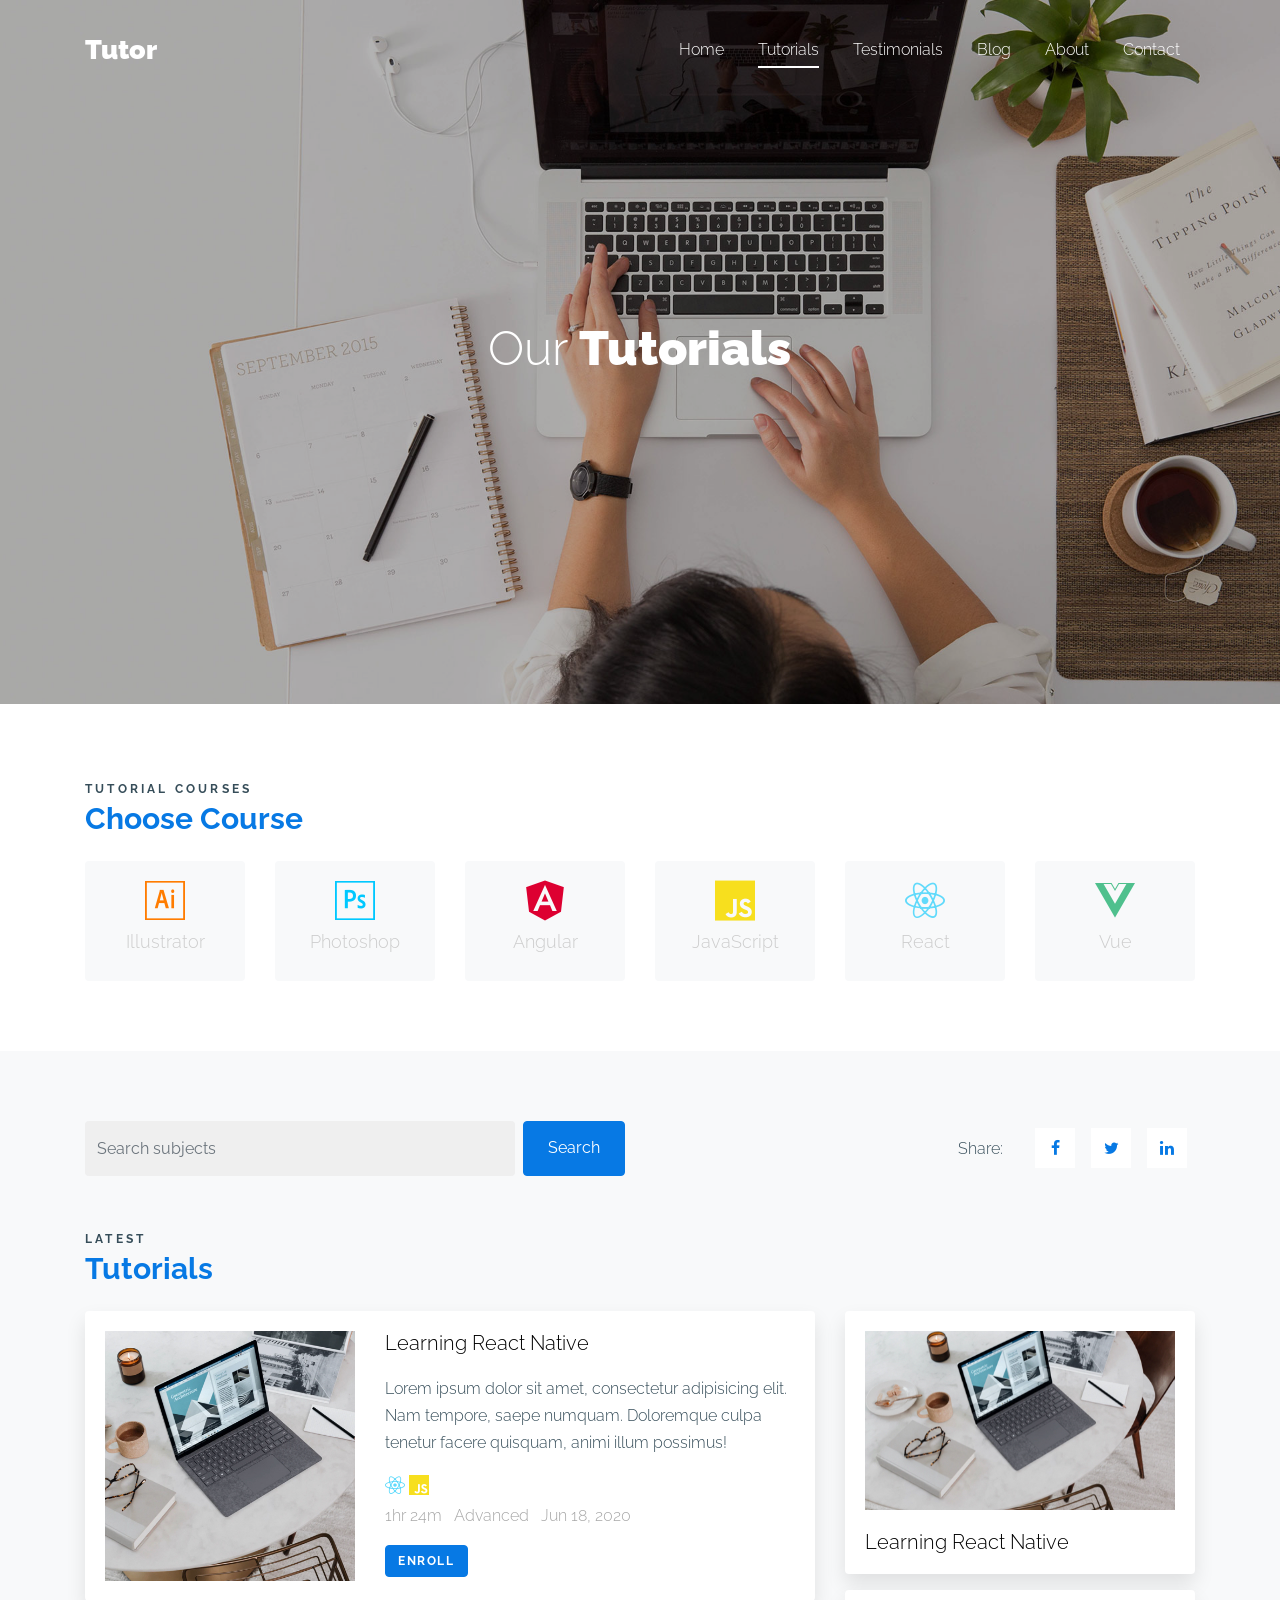
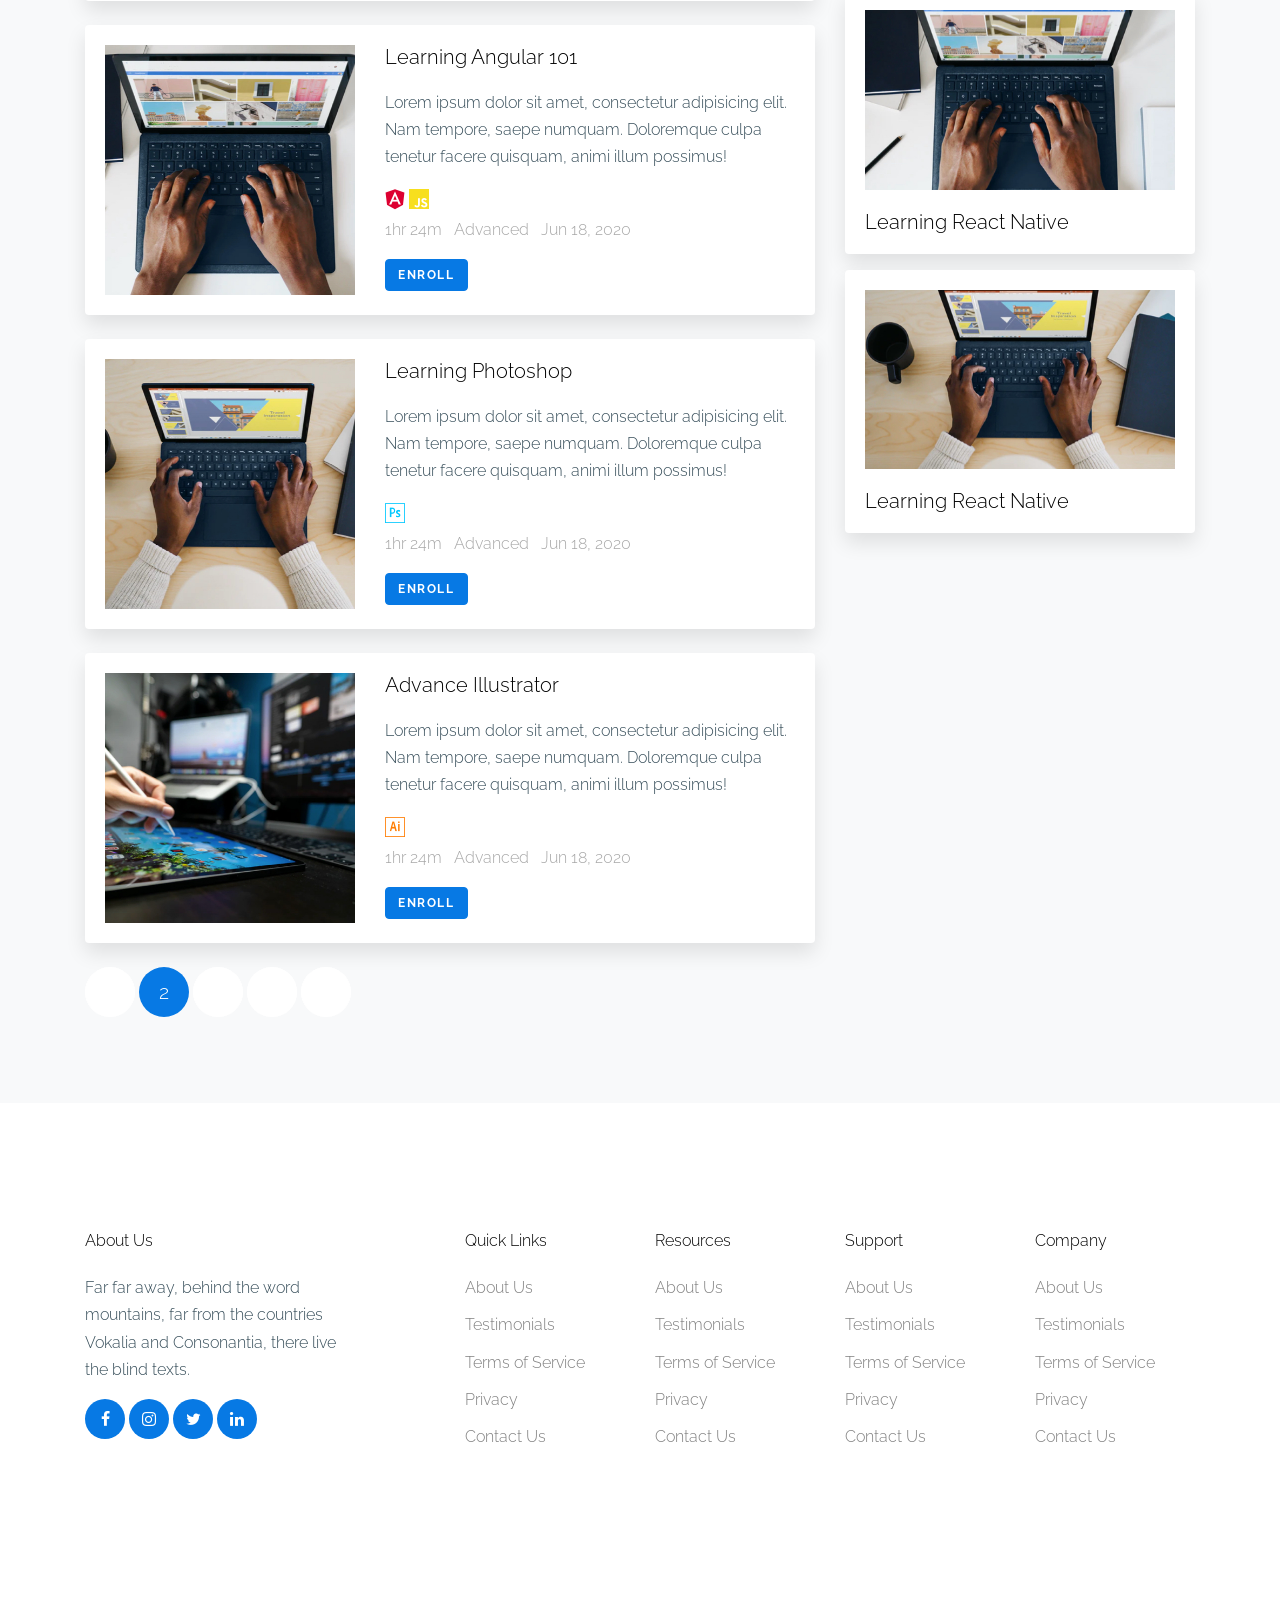
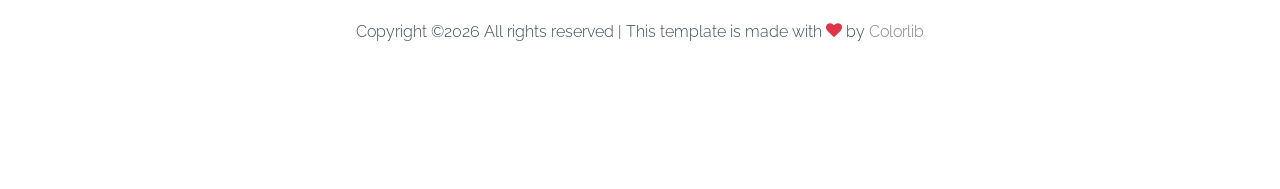
<file: OnlineTutorSystem/OnlineTutorSystem/Template/tutorials.html>
<!doctype html>
<html lang="en">

  <head>
    <title>Tutor &mdash; Free Website Template by Colorlib</title>
    <meta charset="utf-8">
    <meta name="viewport" content="width=device-width, initial-scale=1, shrink-to-fit=no">

    <link href="https://fonts.googleapis.com/css2?family=Raleway:wght@400;700&display=swap" rel="stylesheet">

    <link rel="stylesheet" href="fonts/icomoon/style.css">
    <link rel="stylesheet" href="fonts/brand/style.css">

    <link rel="stylesheet" href="css/bootstrap.min.css">
    <link rel="stylesheet" href="css/bootstrap-datepicker.css">
    <link rel="stylesheet" href="css/jquery.fancybox.min.css">
    <link rel="stylesheet" href="css/owl.carousel.min.css">
    <link rel="stylesheet" href="css/owl.theme.default.min.css">
    <link rel="stylesheet" href="css/aos.css">

    <!-- MAIN CSS -->
    <link rel="stylesheet" href="css/style.css">

  </head>

  <body>

    
    <div class="site-wrap" id="home-section">

      <div class="site-mobile-menu site-navbar-target">
        <div class="site-mobile-menu-header">
          <div class="site-mobile-menu-close mt-3">
            <span class="icon-close2 js-menu-toggle"></span>
          </div>
        </div>
        <div class="site-mobile-menu-body"></div>
      </div>

      <header class="site-navbar light site-navbar-target" role="banner">

        <div class="container">
          <div class="row align-items-center position-relative">

            <div class="col-3">
              <div class="site-logo">
                <a href="index.html"><strong>Tutor</strong></a>
              </div>
            </div>

            <div class="col-9  text-right">
              
              <span class="d-inline-block d-lg-none"><a href="#" class=" site-menu-toggle js-menu-toggle py-5 "><span class="icon-menu h3 text-black"></span></a></span>

              <nav class="site-navigation text-right ml-auto d-none d-lg-block" role="navigation">
                <ul class="site-menu main-menu js-clone-nav ml-auto ">
                  <li><a href="index.html" class="nav-link">Home</a></li>
                  <li class="active"><a href="tutorials.html" class="nav-link">Tutorials</a></li>
                  <li><a href="testimonials.html" class="nav-link">Testimonials</a></li>
                  <li><a href="blog.html" class="nav-link">Blog</a></li>
                  <li><a href="about.html" class="nav-link">About</a></li>
                  <li><a href="contact.html" class="nav-link">Contact</a></li>
                </ul>
              </nav>
            </div>

            
          </div>
        </div>

      </header>

      
      <div class="site-section-cover overlay" style="background-image: url('images/hero_bg.jpg');">
        
        <div class="container">
          <div class="row align-items-center justify-content-center">
            <div class="col-lg-10 text-center">
              <h1>Our <strong>Tutorials</strong></h1>
            </div>
          </div>
        </div>
      </div>

      
      

      <div class="site-section">
        <div class="container">
          <div class="row">
            <div class="col">
              <div class="heading mb-4">
                <span class="caption">Tutorial Courses</span>
                <h2>Choose Course</h2>
              </div>
            </div>  
          </div>
          <div class="row align-items-stretch">
            <div class="col-lg-2">
              <a href="#" class="course">
                <span class="wrap-icon brand-adobeillustrator"></span>
                <h3>Illustrator</h3>
              </a>
            </div>
            <div class="col-lg-2">
              <a href="#" class="course">
                <span class="wrap-icon brand-adobephotoshop"></span>
                <h3>Photoshop</h3>
              </a>
            </div>
            
            <div class="col-lg-2">
              <a href="#" class="course">
                <span class="wrap-icon brand-angular"></span>
                <h3>Angular</h3>
              </a>
            </div>
            
            <div class="col-lg-2">
              <a href="#" class="course">
                <span class="wrap-icon brand-javascript"></span>
                <h3>JavaScript</h3>
              </a>
            </div>
            <div class="col-lg-2">
              <a href="#" class="course">
                <span class="wrap-icon brand-react"></span>
                <h3>React</h3>
              </a>
            </div>
            <div class="col-lg-2">
              <a href="#" class="course">
                <span class="wrap-icon brand-vue-dot-js"></span>
                <h3>Vue</h3>
              </a>
            </div>
          </div>
        </div>
      </div>

              
  
      <div class="site-section bg-light">
        <div class="container">
          <div class="row mb-5 align-items-center">
            <div class="col-lg-6 mb-4 mb-lg-0">
              <form action="#" class="d-flex search-form">
                <span class="icon-"></span>
                <input type="search" class="form-control mr-2" placeholder="Search subjects">
                <input type="submit" class="btn btn-primary px-4" value="Search">
              </form>
            </div>
            <div class="col-lg-6 text-lg-right">
              <div class="d-inline-flex align-items-center ml-auto">
              <span class="mr-4">Share:</span>
              <a href="#" class="mx-2 social-item"><span class="icon-facebook"></span></a>
              <a href="#" class="mx-2 social-item"><span class="icon-twitter"></span></a>
              <a href="#" class="mx-2 social-item"><span class="icon-linkedin"></span></a>
              </div>
            </div>
          </div>
          <div class="row">
            <div class="col-12">
              <div class="heading mb-4">
                <span class="caption">Latest</span>
                <h2>Tutorials</h2>
              </div>
            </div>
            <div class="col-lg-8">
              


              <div class="d-flex tutorial-item mb-4">
                <div class="img-wrap">
                  <a href="#"><img src="images/img_1.jpg" alt="Image" class="img-fluid"></a>
                </div>
                <div>
                  <h3><a href="#">Learning React Native</a></h3>
                  <p>Lorem ipsum dolor sit amet, consectetur adipisicing elit. Nam tempore, saepe numquam. Doloremque culpa tenetur facere quisquam, animi illum possimus!</p>
                  
                  <p class="mb-0">
                    <span class="brand-react h5"></span>
                    <span class="brand-javascript h5"></span>
                  </p>
                  <p class="meta">
                    <span class="mr-2 mb-2">1hr 24m</span>
                    <span class="mr-2 mb-2">Advanced</span>
                    <span class="mr-2 mb-2">Jun 18, 2020</span>
                  </p>
                  
                  <p><a href="#" class="btn btn-primary custom-btn">Enroll</a></p>
                </div>
              </div>

              <div class="d-flex tutorial-item mb-4">
                <div class="img-wrap">
                  <a href="#"><img src="images/img_2.jpg" alt="Image" class="img-fluid"></a>
                </div>
                <div>
                  <h3><a href="#">Learning Angular 101</a></h3>
                  <p>Lorem ipsum dolor sit amet, consectetur adipisicing elit. Nam tempore, saepe numquam. Doloremque culpa tenetur facere quisquam, animi illum possimus!</p>

                  <p class="mb-0">
                    <span class="brand-angular h5"></span>
                    <span class="brand-javascript h5"></span>
                  </p>
                  <p class="meta">
                    <span class="mr-2 mb-2">1hr 24m</span>
                    <span class="mr-2 mb-2">Advanced</span>
                    <span class="mr-2 mb-2">Jun 18, 2020</span>
                  </p>
                  
                  <p><a href="#" class="btn btn-primary custom-btn">Enroll</a></p>
                </div>
              </div>

              <div class="d-flex tutorial-item mb-4">
                <div class="img-wrap">
                  <a href="#"><img src="images/img_3.jpg" alt="Image" class="img-fluid"></a>
                </div>
                <div>
                  <h3><a href="#">Learning Photoshop</a></h3>
                  <p>Lorem ipsum dolor sit amet, consectetur adipisicing elit. Nam tempore, saepe numquam. Doloremque culpa tenetur facere quisquam, animi illum possimus!</p>
                  <p class="mb-0">
                    <span class="brand-adobephotoshop h5"></span>
                  </p>
                  <p class="meta">
                    <span class="mr-2 mb-2">1hr 24m</span>
                    <span class="mr-2 mb-2">Advanced</span>
                    <span class="mr-2 mb-2">Jun 18, 2020</span>
                  </p>
                  <p><a href="#" class="btn btn-primary custom-btn">Enroll</a></p>
                </div>
              </div>

              <div class="d-flex tutorial-item mb-4">
                <div class="img-wrap">
                  <a href="#"><img src="images/img_4.jpg" alt="Image" class="img-fluid"></a>
                </div>
                <div>
                  <h3><a href="#">Advance Illustrator</a></h3>
                  <p>Lorem ipsum dolor sit amet, consectetur adipisicing elit. Nam tempore, saepe numquam. Doloremque culpa tenetur facere quisquam, animi illum possimus!</p>
                  <p class="mb-0">
                    <span class="brand-adobeillustrator h5"></span>
                  </p>
                  <p class="meta">
                    <span class="mr-2 mb-2">1hr 24m</span>
                    <span class="mr-2 mb-2">Advanced</span>
                    <span class="mr-2 mb-2">Jun 18, 2020</span>
                  </p>
                  <p><a href="#" class="btn btn-primary custom-btn">Enroll</a></p>
                </div>
              </div>


              <div class="custom-pagination">
                <ul class="list-unstyled">
                  <li><a href="#"><span>1</span></a></li>
                  <li><span>2</span></li>
                  <li><a href="#"><span>3</span></a></li>
                  <li><a href="#"><span>4</span></a></li>
                  <li><a href="#"><span>5</span></a></li>
                </ul>
              </div>
            </div>


            <div class="col-lg-4">
              <div class="box-side mb-3">
                <a href="#"><img src="images/img_1_horizontal.jpg" alt="Image" class="img-fluid"></a>
                <h3><a href="#">Learning React Native</a></h3>
              </div>  
              <div class="box-side mb-3">
                <a href="#"><img src="images/img_2_horizontal.jpg" alt="Image" class="img-fluid"></a>
                <h3><a href="#">Learning React Native</a></h3>
              </div>  
              <div class="box-side">
                <a href="#"><img src="images/img_3_horizontal.jpg" alt="Image" class="img-fluid"></a>
                <h3><a href="#">Learning React Native</a></h3>
              </div>  
            </div>
          </div>
        </div>
      </div>
      
      
      
      
      <footer class="site-footer">
        <div class="container">
          <div class="row">
            <div class="col-lg-3">
              <h2 class="footer-heading mb-4">About Us</h2>
              <p>Far far away, behind the word mountains, far from the countries Vokalia and Consonantia, there live the blind texts. </p>
              <ul class="list-unstyled social">
                <li><a href="#"><span class="icon-facebook"></span></a></li>
                <li><a href="#"><span class="icon-instagram"></span></a></li>
                <li><a href="#"><span class="icon-twitter"></span></a></li>
                <li><a href="#"><span class="icon-linkedin"></span></a></li>
              </ul>
            </div>
            <div class="col-lg-8 ml-auto">
              <div class="row">
                <div class="col-lg-3">
                  <h2 class="footer-heading mb-4">Quick Links</h2>
                  <ul class="list-unstyled">
                    <li><a href="#">About Us</a></li>
                    <li><a href="#">Testimonials</a></li>
                    <li><a href="#">Terms of Service</a></li>
                    <li><a href="#">Privacy</a></li>
                    <li><a href="#">Contact Us</a></li>
                  </ul>
                </div>
                <div class="col-lg-3">
                  <h2 class="footer-heading mb-4">Resources</h2>
                  <ul class="list-unstyled">
                    <li><a href="#">About Us</a></li>
                    <li><a href="#">Testimonials</a></li>
                    <li><a href="#">Terms of Service</a></li>
                    <li><a href="#">Privacy</a></li>
                    <li><a href="#">Contact Us</a></li>
                  </ul>
                </div>
                <div class="col-lg-3">
                  <h2 class="footer-heading mb-4">Support</h2>
                  <ul class="list-unstyled">
                    <li><a href="#">About Us</a></li>
                    <li><a href="#">Testimonials</a></li>
                    <li><a href="#">Terms of Service</a></li>
                    <li><a href="#">Privacy</a></li>
                    <li><a href="#">Contact Us</a></li>
                  </ul>
                </div>
                <div class="col-lg-3">
                  <h2 class="footer-heading mb-4">Company</h2>
                  <ul class="list-unstyled">
                    <li><a href="#">About Us</a></li>
                    <li><a href="#">Testimonials</a></li>
                    <li><a href="#">Terms of Service</a></li>
                    <li><a href="#">Privacy</a></li>
                    <li><a href="#">Contact Us</a></li>
                  </ul>
                </div>
              </div>
            </div>
          </div>
          <div class="row pt-5 mt-5 text-center">
            <div class="col-md-12">
              <div class="border-top pt-5">
                <p>
              <!-- Link back to Colorlib can't be removed. Template is licensed under CC BY 3.0. -->
              Copyright &copy;<script>document.write(new Date().getFullYear());</script> All rights reserved | This template is made with <i class="icon-heart text-danger" aria-hidden="true"></i> by <a href="https://colorlib.com" target="_blank" >Colorlib</a>
              <!-- Link back to Colorlib can't be removed. Template is licensed under CC BY 3.0. -->
              </p>
              </div>
            </div>

          </div>
        </div>
      </footer>

    </div>

    <script src="js/jquery-3.3.1.min.js"></script>
    <script src="js/popper.min.js"></script>
    <script src="js/bootstrap.min.js"></script>
    <script src="js/owl.carousel.min.js"></script>
    <script src="js/jquery.sticky.js"></script>
    <script src="js/jquery.waypoints.min.js"></script>
    <script src="js/jquery.animateNumber.min.js"></script>
    <script src="js/jquery.fancybox.min.js"></script>
    <script src="js/jquery.easing.1.3.js"></script>
    <script src="js/bootstrap-datepicker.min.js"></script>
    <script src="js/aos.js"></script>

    <script src="js/main.js"></script>

  </body>

</html>
</file>
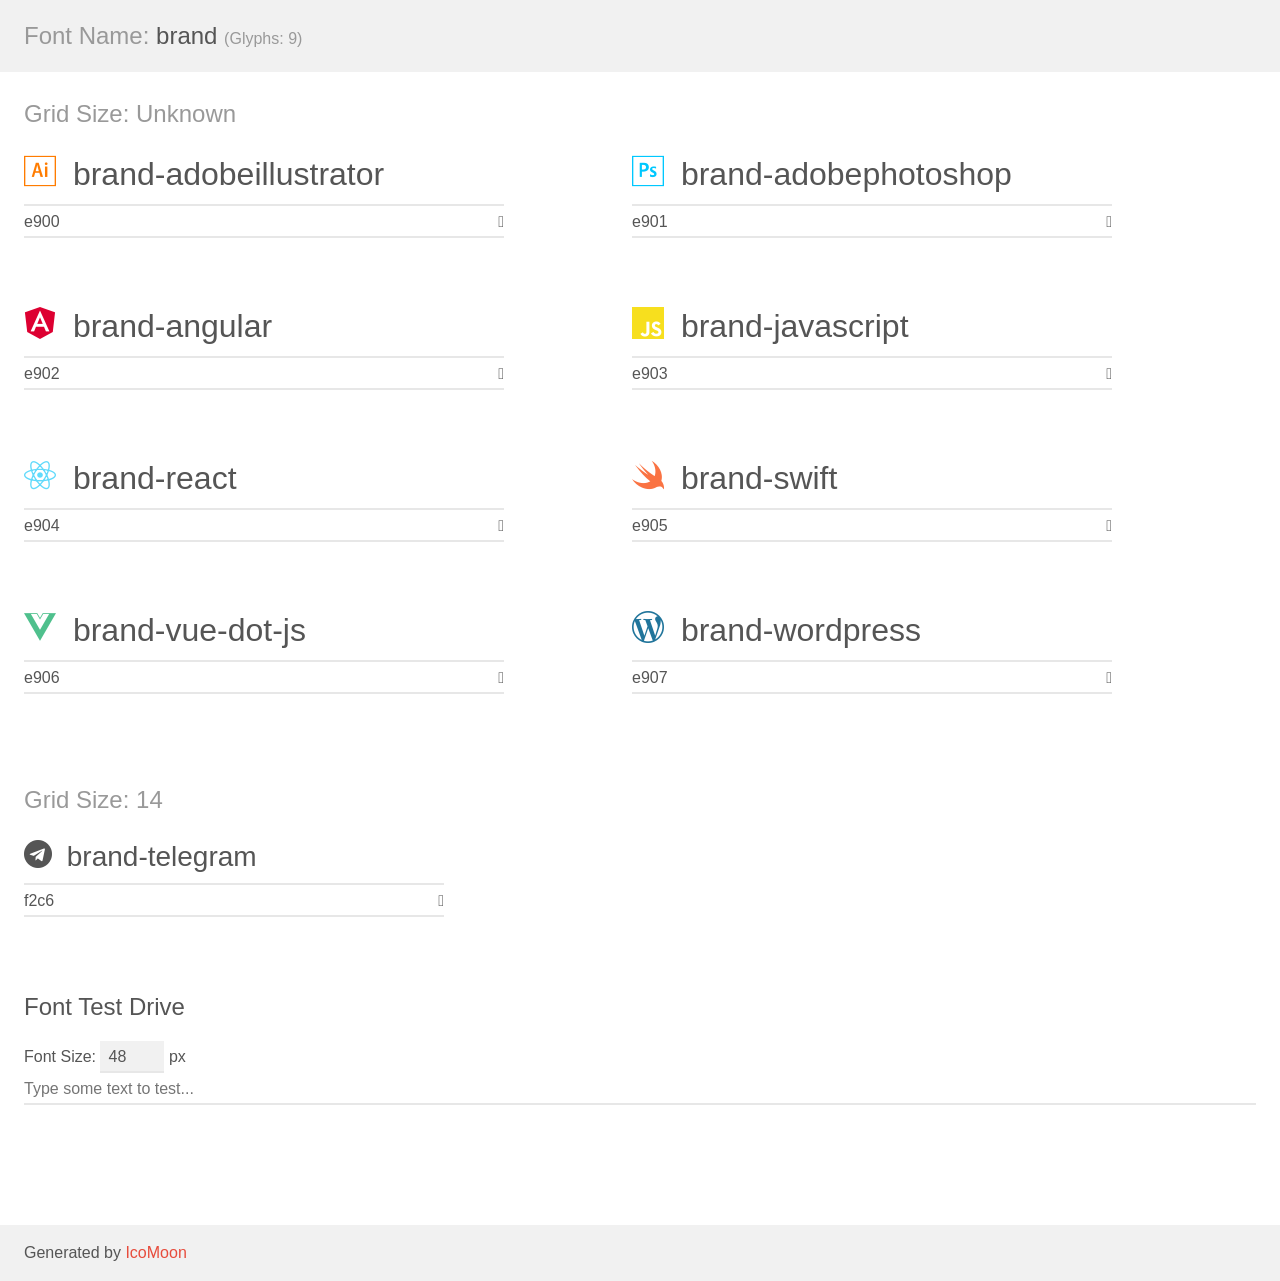
<file: OnlineTutorSystem/OnlineTutorSystem/Template/fonts/brand/demo.html>
<!doctype html>
<html>
<head>
    <meta charset="utf-8">
    <title>IcoMoon Demo</title>
    <meta name="description" content="An Icon Font Generated By IcoMoon.io">
    <meta name="viewport" content="width=device-width, initial-scale=1">
    <link rel="stylesheet" href="demo-files/demo.css">
    <link rel="stylesheet" href="style.css"></head>
<body>
    <div class="bgc1 clearfix">
        <h1 class="mhmm mvm"><span class="fgc1">Font Name:</span> brand <small class="fgc1">(Glyphs:&nbsp;9)</small></h1>
    </div>
    <div class="clearfix mhl ptl">
        <h1 class="mvm mtn fgc1">Grid Size: Unknown</h1>
        <div class="glyph fs1">
            <div class="clearfix bshadow0 pbs">
                <span class="brand-adobeillustrator"></span>
                <span class="mls"> brand-adobeillustrator</span>
            </div>
            <fieldset class="fs0 size1of1 clearfix hidden-false">
                <input type="text" readonly value="e900" class="unit size1of2" />
                <input type="text" maxlength="1" readonly value="&#xe900;" class="unitRight size1of2 talign-right" />
            </fieldset>
            <div class="fs0 bshadow0 clearfix hidden-true">
                <span class="unit pvs fgc1">liga: </span>
                <input type="text" readonly value="" class="liga unitRight" />
            </div>
        </div>
        <div class="glyph fs1">
            <div class="clearfix bshadow0 pbs">
                <span class="brand-adobephotoshop"></span>
                <span class="mls"> brand-adobephotoshop</span>
            </div>
            <fieldset class="fs0 size1of1 clearfix hidden-false">
                <input type="text" readonly value="e901" class="unit size1of2" />
                <input type="text" maxlength="1" readonly value="&#xe901;" class="unitRight size1of2 talign-right" />
            </fieldset>
            <div class="fs0 bshadow0 clearfix hidden-true">
                <span class="unit pvs fgc1">liga: </span>
                <input type="text" readonly value="" class="liga unitRight" />
            </div>
        </div>
        <div class="glyph fs1">
            <div class="clearfix bshadow0 pbs">
                <span class="brand-angular"></span>
                <span class="mls"> brand-angular</span>
            </div>
            <fieldset class="fs0 size1of1 clearfix hidden-false">
                <input type="text" readonly value="e902" class="unit size1of2" />
                <input type="text" maxlength="1" readonly value="&#xe902;" class="unitRight size1of2 talign-right" />
            </fieldset>
            <div class="fs0 bshadow0 clearfix hidden-true">
                <span class="unit pvs fgc1">liga: </span>
                <input type="text" readonly value="" class="liga unitRight" />
            </div>
        </div>
        <div class="glyph fs1">
            <div class="clearfix bshadow0 pbs">
                <span class="brand-javascript"></span>
                <span class="mls"> brand-javascript</span>
            </div>
            <fieldset class="fs0 size1of1 clearfix hidden-false">
                <input type="text" readonly value="e903" class="unit size1of2" />
                <input type="text" maxlength="1" readonly value="&#xe903;" class="unitRight size1of2 talign-right" />
            </fieldset>
            <div class="fs0 bshadow0 clearfix hidden-true">
                <span class="unit pvs fgc1">liga: </span>
                <input type="text" readonly value="" class="liga unitRight" />
            </div>
        </div>
        <div class="glyph fs1">
            <div class="clearfix bshadow0 pbs">
                <span class="brand-react"></span>
                <span class="mls"> brand-react</span>
            </div>
            <fieldset class="fs0 size1of1 clearfix hidden-false">
                <input type="text" readonly value="e904" class="unit size1of2" />
                <input type="text" maxlength="1" readonly value="&#xe904;" class="unitRight size1of2 talign-right" />
            </fieldset>
            <div class="fs0 bshadow0 clearfix hidden-true">
                <span class="unit pvs fgc1">liga: </span>
                <input type="text" readonly value="" class="liga unitRight" />
            </div>
        </div>
        <div class="glyph fs1">
            <div class="clearfix bshadow0 pbs">
                <span class="brand-swift"></span>
                <span class="mls"> brand-swift</span>
            </div>
            <fieldset class="fs0 size1of1 clearfix hidden-false">
                <input type="text" readonly value="e905" class="unit size1of2" />
                <input type="text" maxlength="1" readonly value="&#xe905;" class="unitRight size1of2 talign-right" />
            </fieldset>
            <div class="fs0 bshadow0 clearfix hidden-true">
                <span class="unit pvs fgc1">liga: </span>
                <input type="text" readonly value="" class="liga unitRight" />
            </div>
        </div>
        <div class="glyph fs1">
            <div class="clearfix bshadow0 pbs">
                <span class="brand-vue-dot-js"></span>
                <span class="mls"> brand-vue-dot-js</span>
            </div>
            <fieldset class="fs0 size1of1 clearfix hidden-false">
                <input type="text" readonly value="e906" class="unit size1of2" />
                <input type="text" maxlength="1" readonly value="&#xe906;" class="unitRight size1of2 talign-right" />
            </fieldset>
            <div class="fs0 bshadow0 clearfix hidden-true">
                <span class="unit pvs fgc1">liga: </span>
                <input type="text" readonly value="" class="liga unitRight" />
            </div>
        </div>
        <div class="glyph fs1">
            <div class="clearfix bshadow0 pbs">
                <span class="brand-wordpress"></span>
                <span class="mls"> brand-wordpress</span>
            </div>
            <fieldset class="fs0 size1of1 clearfix hidden-false">
                <input type="text" readonly value="e907" class="unit size1of2" />
                <input type="text" maxlength="1" readonly value="&#xe907;" class="unitRight size1of2 talign-right" />
            </fieldset>
            <div class="fs0 bshadow0 clearfix hidden-true">
                <span class="unit pvs fgc1">liga: </span>
                <input type="text" readonly value="" class="liga unitRight" />
            </div>
        </div>
    </div>
    <div class="clearfix mhl ptl">
        <h1 class="mvm mtn fgc1">Grid Size: 14</h1>
        <div class="glyph fs2">
            <div class="clearfix bshadow0 pbs">
                <span class="brand-telegram"></span>
                <span class="mls"> brand-telegram</span>
            </div>
            <fieldset class="fs0 size1of1 clearfix hidden-false">
                <input type="text" readonly value="f2c6" class="unit size1of2" />
                <input type="text" maxlength="1" readonly value="&#xf2c6;" class="unitRight size1of2 talign-right" />
            </fieldset>
            <div class="fs0 bshadow0 clearfix hidden-true">
                <span class="unit pvs fgc1">liga: </span>
                <input type="text" readonly value="" class="liga unitRight" />
            </div>
        </div>
    </div>

    <!--[if gt IE 8]><!-->
    <div class="mhl clearfix mbl">
        <h1>Font Test Drive</h1>
        <label>
            Font Size: <input id="fontSize" type="number" class="textbox0 mbm"
            min="8" value="48" />
            px
        </label>
        <input id="testText" type="text" class="phl size1of1 mvl"
        placeholder="Type some text to test..." value=""/>
        <div id="testDrive" class="brand-" style="font-family: brand">&nbsp;
        </div>
    </div>
    <!--<![endif]-->
    <div class="bgc1 clearfix">
        <p class="mhl">Generated by <a href="https://icomoon.io/app">IcoMoon</a></p>
    </div>

    <script src="demo-files/demo.js"></script>
</body>
</html>
</file>
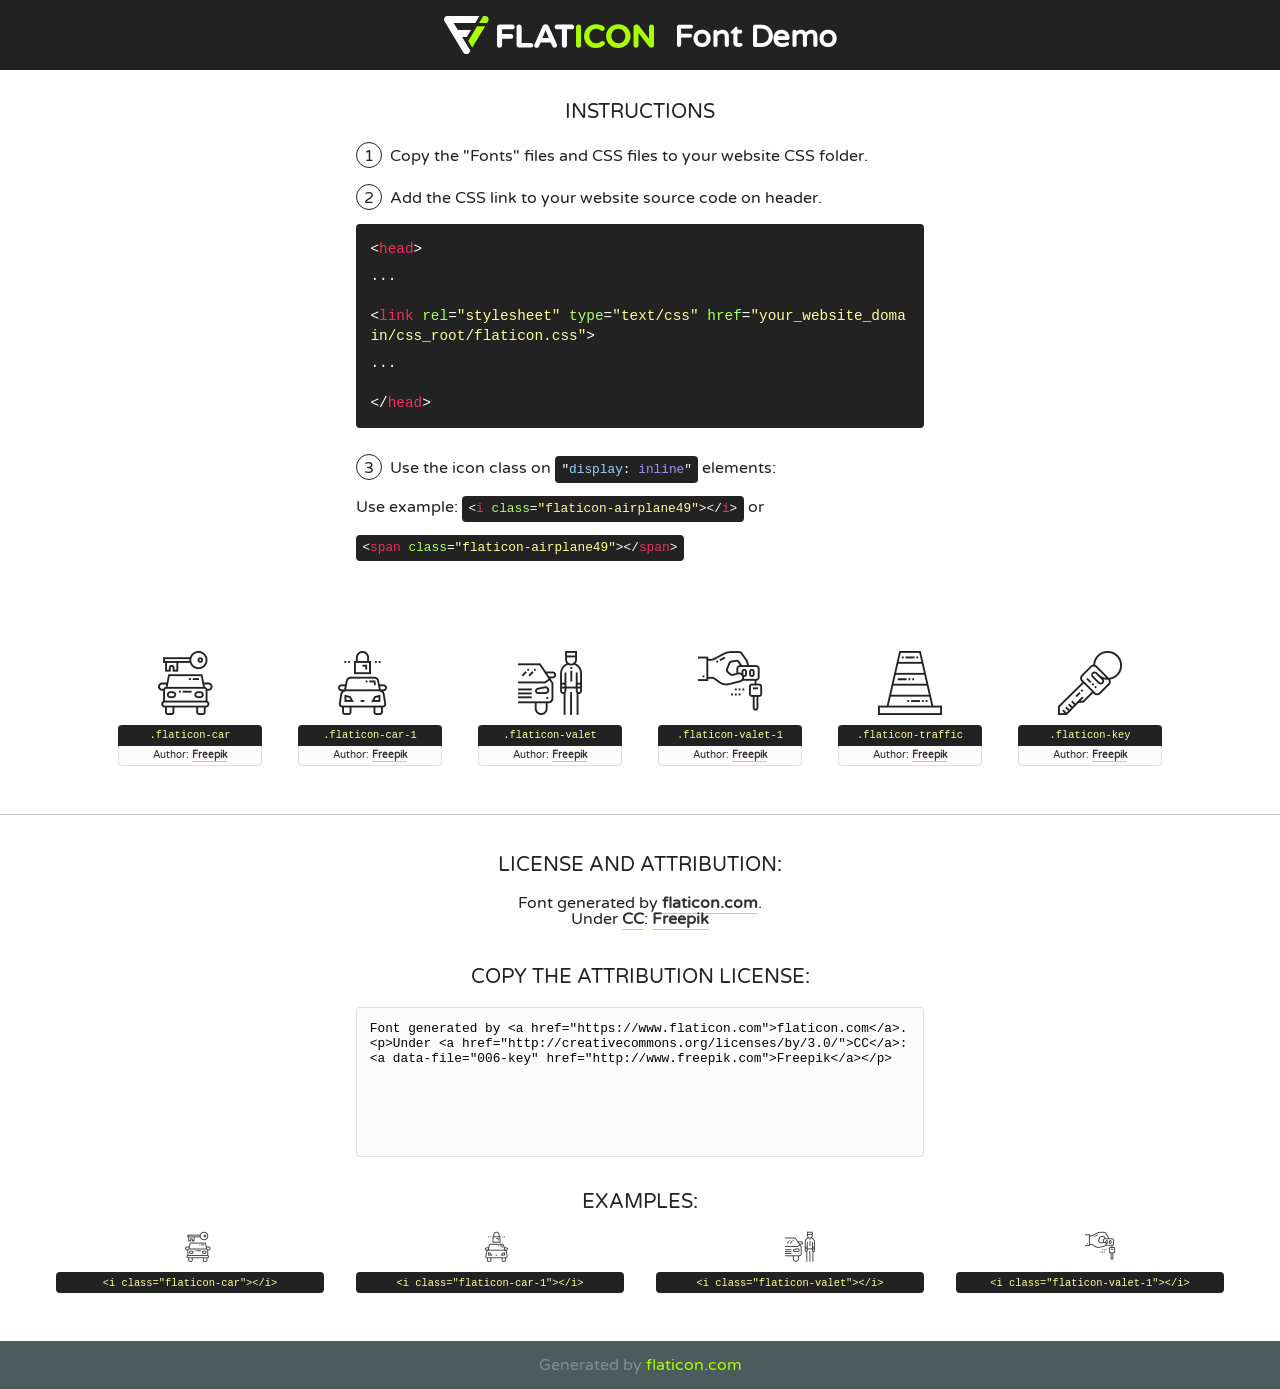
<file: OnlineTutorSystem/OnlineTutorSystem/Template/fonts/flaticon-2/font/flaticon.html>
<!DOCTYPE html>
<!--
  Flaticon icon font: Flaticon
  Creation date: 18/07/2019 07:36
-->
<html>
<!DOCTYPE html>
<html>

<head>
    <title>Flaticon WebFont</title>
    <link href="http://fonts.googleapis.com/css?family=Varela+Round" rel="stylesheet" type="text/css" />
    <link rel="stylesheet" type="text/css" href="flaticon.css">
    <meta charset="UTF-8">
    <style>
    html, body, div, span, applet, object, iframe,
    h1, h2, h3, h4, h5, h6, p, blockquote, pre,
    a, abbr, acronym, address, big, cite, code,
    del, dfn, em, img, ins, kbd, q, s, samp,
    small, strike, strong, sub, sup, tt, var,
    b, u, i, center,
    dl, dt, dd, ol, ul, li,
    fieldset, form, label, legend,
    table, caption, tbody, tfoot, thead, tr, th, td,
    article, aside, canvas, details, embed, 
    figure, figcaption, footer, header, hgroup, 
    menu, nav, output, ruby, section, summary,
    time, mark, audio, video {
        margin: 0;
        padding: 0;
        border: 0;
        font-size: 100%;
        font: inherit;
        vertical-align: baseline;
    }
    /* HTML5 display-role reset for older browsers */
    article, aside, details, figcaption, figure, 
    footer, header, hgroup, menu, nav, section {
        display: block;
    }
    body {
        line-height: 1;
    }
    ol, ul {
        list-style: none;
    }
    blockquote, q {
        quotes: none;
    }
    blockquote:before, blockquote:after,
    q:before, q:after {
        content: '';
        content: none;
    }
    table {
        border-collapse: collapse;
        border-spacing: 0;
    }
    body {
        font-family: 'Varela Round', Helvetica, Arial, sans-serif;
        font-size: 16px;
        color: #222;
    }
    a {
        color: #333;
        border-bottom: 1px solid #a9fd00;
        font-weight: bold;
        text-decoration: none;
    }
    * {
        -moz-box-sizing: border-box;
        -webkit-box-sizing: border-box;
        box-sizing: border-box;
        margin: 0;
        padding: 0;
    }
    [class^="flaticon-"]:before, [class*=" flaticon-"]:before, [class^="flaticon-"]:after, [class*=" flaticon-"]:after {
        font-family: Flaticon;
        font-size: 30px;
        font-style: normal;
        margin-left: 20px;
        color: #333;
    }
    .wrapper {
        max-width: 600px;
        margin: auto;
        padding: 0 1em;
    }
    .title {
        font-size: 1.25em;
        text-align: center;
        margin-bottom: 1em;
        text-transform: uppercase;
    }
    header {
        text-align: center;
        background-color: #222;
        color: #fff;
        padding: 1em;
    }
    header .logo {
        width: 210px;
        height: 38px;
        display: inline-block;
        vertical-align: middle;
        margin-right: 1em;
        border: none;
    }
    header strong {
        font-size: 1.95em;
        font-weight: bold;
        vertical-align: middle;
        margin-top: 5px;
        display: inline-block;
    }
    .demo {
        margin: 2em auto;
        line-height: 1.25em;
    }
    .demo ul li {
        margin-bottom: 1em;
    }
    .demo ul li .num {
        color: #222;
        border-radius: 20px;
        display: inline-block;
        width: 26px;
        padding: 3px;
        height: 26px;
        text-align: center;
        margin-right: 0.5em;
        border: 1px solid #222;
    }
    .demo ul li code {
        background-color: #222;
        border-radius: 4px;
        padding: 0.25em 0.5em;
        display: inline-block;
        color: #fff;
        font-family: Consolas,Monaco,Lucida Console,Liberation Mono,DejaVu Sans Mono,Bitstream Vera Sans Mono,Courier New, monospace;
        font-weight: lighter;
        margin-top: 1em;
        font-size: 0.8em;
        word-break: break-all;
    }
    .demo ul li code.big {
        padding: 1em;
        font-size: 0.9em;
    }
    .demo ul li code .red {
        color: #EF3159;
    }
    .demo ul li code .green {
        color: #ACFF65;
    }
    .demo ul li code .yellow {
        color: #FFFF99;
    }
    .demo ul li code .blue {
        color: #99D3FF;
    }
    .demo ul li code .purple {
        color: #A295FF;
    }
    .demo ul li code .dots {
        margin-top: 0.5em;
        display: block;
    }
    #glyphs {
        border-bottom: 1px solid #ccc;
        padding: 2em 0;
        text-align: center;
    }
    .glyph {
        display: inline-block;
        width: 9em;
        margin: 1em;
        text-align: center;
        vertical-align: top;
        background: #FFF;
    }
    .glyph .glyph-icon {
        padding: 10px;
        display: block;
        font-family:"Flaticon";
        font-size: 64px;
        line-height: 1;
    }
    .glyph .glyph-icon:before {
        font-size: 64px;
        color: #222;
        margin-left: 0;
    }
    .class-name {
        font-size: 0.65em;
        background-color: #222;
        color: #fff;
        border-radius: 4px 4px 0 0;
        padding: 0.5em;
        color: #FFFF99;
        font-family: Consolas,Monaco,Lucida Console,Liberation Mono,DejaVu Sans Mono,Bitstream Vera Sans Mono,Courier New, monospace;
    }
    .author-name {
        font-size: 0.6em;
        background-color: #fcfcfd;
        border: 1px solid #DEDEE4;
        border-top: 0;
        border-radius: 0 0 4px 4px;
        padding: 0.5em;
    }
    .class-name:last-child {
        font-size: 10px;
        color:#888;
    }
    .class-name:last-child a {
        font-size: 10px;
        color:#555;
    }
    .class-name:last-child a:hover {
        color:#a9fd00;
    }
    .glyph > input {
        display: block;
        width: 100px;
        margin: 5px auto;
        text-align: center;
        font-size: 12px;
        cursor: text;
    }
    .glyph > input.icon-input {
        font-family:"Flaticon";
        font-size: 16px;
        margin-bottom: 10px;
    }
    .attribution .title {
        margin-top: 2em;
    }
    .attribution textarea {
        background-color: #fcfcfd;
        padding: 1em;
        border: none;
        box-shadow: none;
        border: 1px solid #DEDEE4;
        border-radius: 4px;
        resize: none;
        width: 100%;
        height: 150px;
        font-size: 0.8em;
        font-family: Consolas,Monaco,Lucida Console,Liberation Mono,DejaVu Sans Mono,Bitstream Vera Sans Mono,Courier New, monospace;
        -webkit-appearance: none;
    }
    .iconsuse {
        margin: 2em auto;
        text-align: center;
        max-width: 1200px;
    }
    .iconsuse:after {
        content: '';
        display: table;
        clear: both;
    }
    .iconsuse .image {
        float: left;
        width: 25%;
        padding: 0 1em;
    }
    .iconsuse .image p {
        margin-bottom: 1em;
    }
    .iconsuse .image span {
        display: block;
        font-size: 0.65em;
        background-color: #222;
        color: #fff;
        border-radius: 4px;
        padding: 0.5em;
        color: #FFFF99;
        margin-top: 1em;
        font-family: Consolas,Monaco,Lucida Console,Liberation Mono,DejaVu Sans Mono,Bitstream Vera Sans Mono,Courier New, monospace;
    }
    #footer {
        text-align: center;
        background-color: #4C5B5C;
        color: #7c9192;
        padding: 1em;
    }
    #footer a {
        border: none;
        color: #a9fd00;
        font-weight: normal;
    }
    @media (max-width: 960px) {
        .iconsuse .image {
            width: 50%;
        }
    }
    @media (max-width: 560px) {
        .iconsuse .image {
            width: 100%;
        }
    }
    </style>
</head>

<body class="characters-off">

    <header>
        <a href="https://www.flaticon.com" target="_blank" class="logo">
            <svg version="1.1" xmlns="http://www.w3.org/2000/svg" xmlns:xlink="http://www.w3.org/1999/xlink" xmlns:a="http://ns.adobe.com/AdobeSVGViewerExtensions/3.0/" viewBox="0 0 560.875 102.036" enable-background="new 0 0 560.875 102.036" xml:space="preserve">
                <defs>
                </defs>
                <g>
                    <g class="letters">
                        <path fill="#ffffff" d="M141.596,29.675c0-3.777,2.985-6.767,6.764-6.767h34.438c3.426,0,6.15,2.728,6.15,6.15
                        c0,3.43-2.724,6.149-6.15,6.149h-27.674v13.091h23.719c3.429,0,6.151,2.724,6.151,6.15c0,3.43-2.723,6.149-6.151,6.149h-23.719
                        v17.574c0,3.773-2.986,6.761-6.764,6.761c-3.779,0-6.764-2.989-6.764-6.761V29.675z"></path>
                        <path fill="#ffffff" d="M193.844,29.149c0-3.781,2.985-6.767,6.764-6.767c3.776,0,6.763,2.985,6.763,6.767v42.957h25.039
                        c3.426,0,6.149,2.726,6.149,6.153c0,3.425-2.723,6.15-6.149,6.15h-31.802c-3.779,0-6.764-2.986-6.764-6.768V29.149z"></path>
                        <path fill="#ffffff" d="M241.891,75.71l21.438-48.407c1.492-3.341,4.215-5.357,7.906-5.357h0.792
                        c3.686,0,6.323,2.017,7.815,5.357l21.439,48.407c0.436,0.967,0.701,1.845,0.701,2.723c0,3.602-2.809,6.501-6.414,6.501
                        c-3.161,0-5.269-1.845-6.499-4.655l-4.132-9.661h-27.059l-4.301,10.102c-1.144,2.631-3.426,4.214-6.237,4.214
                        c-3.517,0-6.24-2.81-6.24-6.325C241.1,77.64,241.451,76.677,241.891,75.71z M279.932,58.666l-8.521-20.297l-8.526,20.297H279.932
                        z"></path>
                        <path fill="#ffffff" d="M314.864,35.387H301.86c-3.429,0-6.239-2.813-6.239-6.238c0-3.429,2.811-6.24,6.239-6.24h39.533
                        c3.426,0,6.237,2.811,6.237,6.24c0,3.425-2.811,6.238-6.237,6.238h-13.001v42.785c0,3.773-2.99,6.761-6.764,6.761
                        c-3.779,0-6.764-2.989-6.764-6.761V35.387z"></path>
                        <path fill="#A9FD00" d="M352.615,29.149c0-3.781,2.985-6.767,6.767-6.767c3.774,0,6.761,2.985,6.761,6.767v49.024
                        c0,3.773-2.987,6.761-6.761,6.761c-3.781,0-6.767-2.989-6.767-6.761V29.149z"></path>
                        <path fill="#A9FD00" d="M374.132,53.836v-0.179c0-17.481,13.178-31.801,32.065-31.801c9.22,0,15.459,2.458,20.557,6.238
                        c1.402,1.054,2.637,2.985,2.637,5.357c0,3.692-2.985,6.59-6.681,6.59c-1.845,0-3.071-0.702-4.044-1.319
                        c-3.776-2.813-7.729-4.393-12.562-4.393c-10.364,0-17.831,8.611-17.831,19.154v0.173c0,10.542,7.291,19.329,17.831,19.329
                        c5.715,0,9.492-1.756,13.359-4.834c1.049-0.874,2.458-1.491,4.039-1.491c3.429,0,6.325,2.813,6.325,6.236
                        c0,2.106-1.056,3.78-2.282,4.834c-5.539,4.834-12.036,7.733-21.878,7.733C387.572,85.464,374.132,71.493,374.132,53.836z"></path>
                        <path fill="#A9FD00" d="M433.009,53.836v-0.179c0-17.481,13.79-31.801,32.766-31.801c18.981,0,32.592,14.143,32.592,31.628v0.173
                        c0,17.483-13.785,31.807-32.769,31.807C446.625,85.464,433.009,71.32,433.009,53.836z M484.224,53.836v-0.179
                        c0-10.539-7.725-19.326-18.626-19.326c-10.893,0-18.449,8.611-18.449,19.154v0.173c0,10.542,7.73,19.329,18.626,19.329
                        C476.676,72.986,484.224,64.378,484.224,53.836z"></path>
                        <path fill="#A9FD00" d="M506.233,29.321c0-3.774,2.99-6.763,6.767-6.763h1.401c3.252,0,5.183,1.583,7.029,3.953l26.093,34.265
                        V29.059c0-3.692,2.99-6.677,6.681-6.677c3.683,0,6.671,2.985,6.671,6.677v48.934c0,3.78-2.987,6.765-6.764,6.765h-0.436
                        c-3.257,0-5.188-1.581-7.034-3.953l-27.056-35.492v32.944c0,3.687-2.985,6.676-6.678,6.676c-3.683,0-6.673-2.989-6.673-6.676
                        V29.321z"></path>
                    </g>
                    <g class="insignia">
                        <path fill="#ffffff" d="M48.372,56.137h12.517l11.156-18.537H37.186L25.688,18.539h57.825L94.668,0H9.271
                        C5.925,0,2.842,1.801,1.198,4.716c-1.644,2.907-1.593,6.482,0.134,9.343l50.38,83.501c1.678,2.781,4.689,4.476,7.938,4.476
                        c3.246,0,6.257-1.695,7.935-4.476l2.898-4.804L48.372,56.137z"></path>
                        <g class="i">
                            <path fill="#A9FD00" d="M93.575,18.539h0.031v0.004l21.652,0.004l2.705-4.488c1.727-2.861,1.778-6.436,0.133-9.343
                            C116.454,1.801,113.371,0,110.026,0h-5.294L93.575,18.539z"></path>
                            <polygon fill="#A9FD00" points="88.291,27.356 64.725,66.486 75.519,84.404 109.942,27.356"></polygon>
                        </g>
                    </g>
                </g>
            </svg>
        </a>
        <strong>Font Demo</strong>
    </header>


    <section class="demo wrapper">

        <p class="title">Instructions</p>

        <ul>
            <li>
                <span class="num">1</span>Copy the "Fonts" files and CSS files to your website CSS folder.
            </li>
            <li>
                <span class="num">2</span>Add the CSS link to your website source code on header.
                <code class="big">
                    &lt;<span class="red">head</span>&gt;
                    <br/><span class="dots">...</span>
                    <br/>&lt;<span class="red">link</span> <span class="green">rel</span>=<span class="yellow">"stylesheet"</span> <span class="green">type</span>=<span class="yellow">"text/css"</span> <span class="green">href</span>=<span class="yellow">"your_website_domain/css_root/flaticon.css"</span>&gt;
                    <br/><span class="dots">...</span>
                    <br/>&lt;/<span class="red">head</span>&gt;
                </code>
            </li>

            <li>
                <p>
                    <span class="num">3</span>Use the icon class on <code>"<span class="blue">display</span>:<span class="purple"> inline</span>"</code> elements:
                    <br />
                    Use example: <code>&lt;<span class="red">i</span> <span class="green">class</span>=<span class="yellow">&quot;flaticon-airplane49&quot;</span>&gt;&lt;/<span class="red">i</span>&gt;</code> or <code>&lt;<span class="red">span</span> <span class="green">class</span>=<span class="yellow">&quot;flaticon-airplane49&quot;</span>&gt;&lt;/<span class="red">span</span>&gt;</code>
            </li>
        </ul>

    </section>




   <section id="glyphs">          
    
      
        <div class="glyph"><div class="glyph-icon flaticon-car"></div>
            <div class="class-name">.flaticon-car</div>
            <div class="author-name">Author: <a data-file="001-car" href="http://www.freepik.com">Freepik</a> </div> 
        </div>        
        
        <div class="glyph"><div class="glyph-icon flaticon-car-1"></div>
            <div class="class-name">.flaticon-car-1</div>
            <div class="author-name">Author: <a data-file="002-car-1" href="http://www.freepik.com">Freepik</a> </div> 
        </div>        
        
        <div class="glyph"><div class="glyph-icon flaticon-valet"></div>
            <div class="class-name">.flaticon-valet</div>
            <div class="author-name">Author: <a data-file="003-valet" href="http://www.freepik.com">Freepik</a> </div> 
        </div>        
        
        <div class="glyph"><div class="glyph-icon flaticon-valet-1"></div>
            <div class="class-name">.flaticon-valet-1</div>
            <div class="author-name">Author: <a data-file="004-valet-1" href="http://www.freepik.com">Freepik</a> </div> 
        </div>        
        
        <div class="glyph"><div class="glyph-icon flaticon-traffic"></div>
            <div class="class-name">.flaticon-traffic</div>
            <div class="author-name">Author: <a data-file="005-traffic" href="http://www.freepik.com">Freepik</a> </div> 
        </div>        
        
        <div class="glyph"><div class="glyph-icon flaticon-key"></div>
            <div class="class-name">.flaticon-key</div>
            <div class="author-name">Author: <a data-file="006-key" href="http://www.freepik.com">Freepik</a> </div> 
        </div>        
        

    </section>



    <section class="attribution wrapper"   style="text-align:center;">

      <div class="title">License and attribution:</div><div class="attrDiv">Font generated by <a href="https://www.flaticon.com">flaticon.com</a>. <div><p>Under <a href="http://creativecommons.org/licenses/by/3.0/">CC</a>: <a data-file="006-key" href="http://www.freepik.com">Freepik</a></p>  </div>
      </div>
      <div class="title">Copy the Attribution License:</div>

    <textarea onclick="this.focus();this.select();">Font generated by &lt;a href=&quot;https://www.flaticon.com&quot;&gt;flaticon.com&lt;/a&gt;. <p>Under <a href="http://creativecommons.org/licenses/by/3.0/">CC</a>: <a data-file="006-key" href="http://www.freepik.com">Freepik</a></p>  
     </textarea>

    </section>

    <section class="iconsuse">

          <div class="title">Examples:</div>            
             
            <div class="image">
                <p>
                    <i class="glyph-icon flaticon-car"></i> 
                    <span>&lt;i class=&quot;flaticon-car&quot;&gt;&lt;/i&gt;</span>
                </p>
            </div>
            
            <div class="image">
                <p>
                    <i class="glyph-icon flaticon-car-1"></i> 
                    <span>&lt;i class=&quot;flaticon-car-1&quot;&gt;&lt;/i&gt;</span>
                </p>
            </div>
            
            <div class="image">
                <p>
                    <i class="glyph-icon flaticon-valet"></i> 
                    <span>&lt;i class=&quot;flaticon-valet&quot;&gt;&lt;/i&gt;</span>
                </p>
            </div>
            
            <div class="image">
                <p>
                    <i class="glyph-icon flaticon-valet-1"></i> 
                    <span>&lt;i class=&quot;flaticon-valet-1&quot;&gt;&lt;/i&gt;</span>
                </p>
            </div>
                       
        </div>
                            
    </section>

<div id="footer">
    <div>Generated by <a href="https://www.flaticon.com">flaticon.com</a>
    </div>
</div>



</body>
</html>
</file>
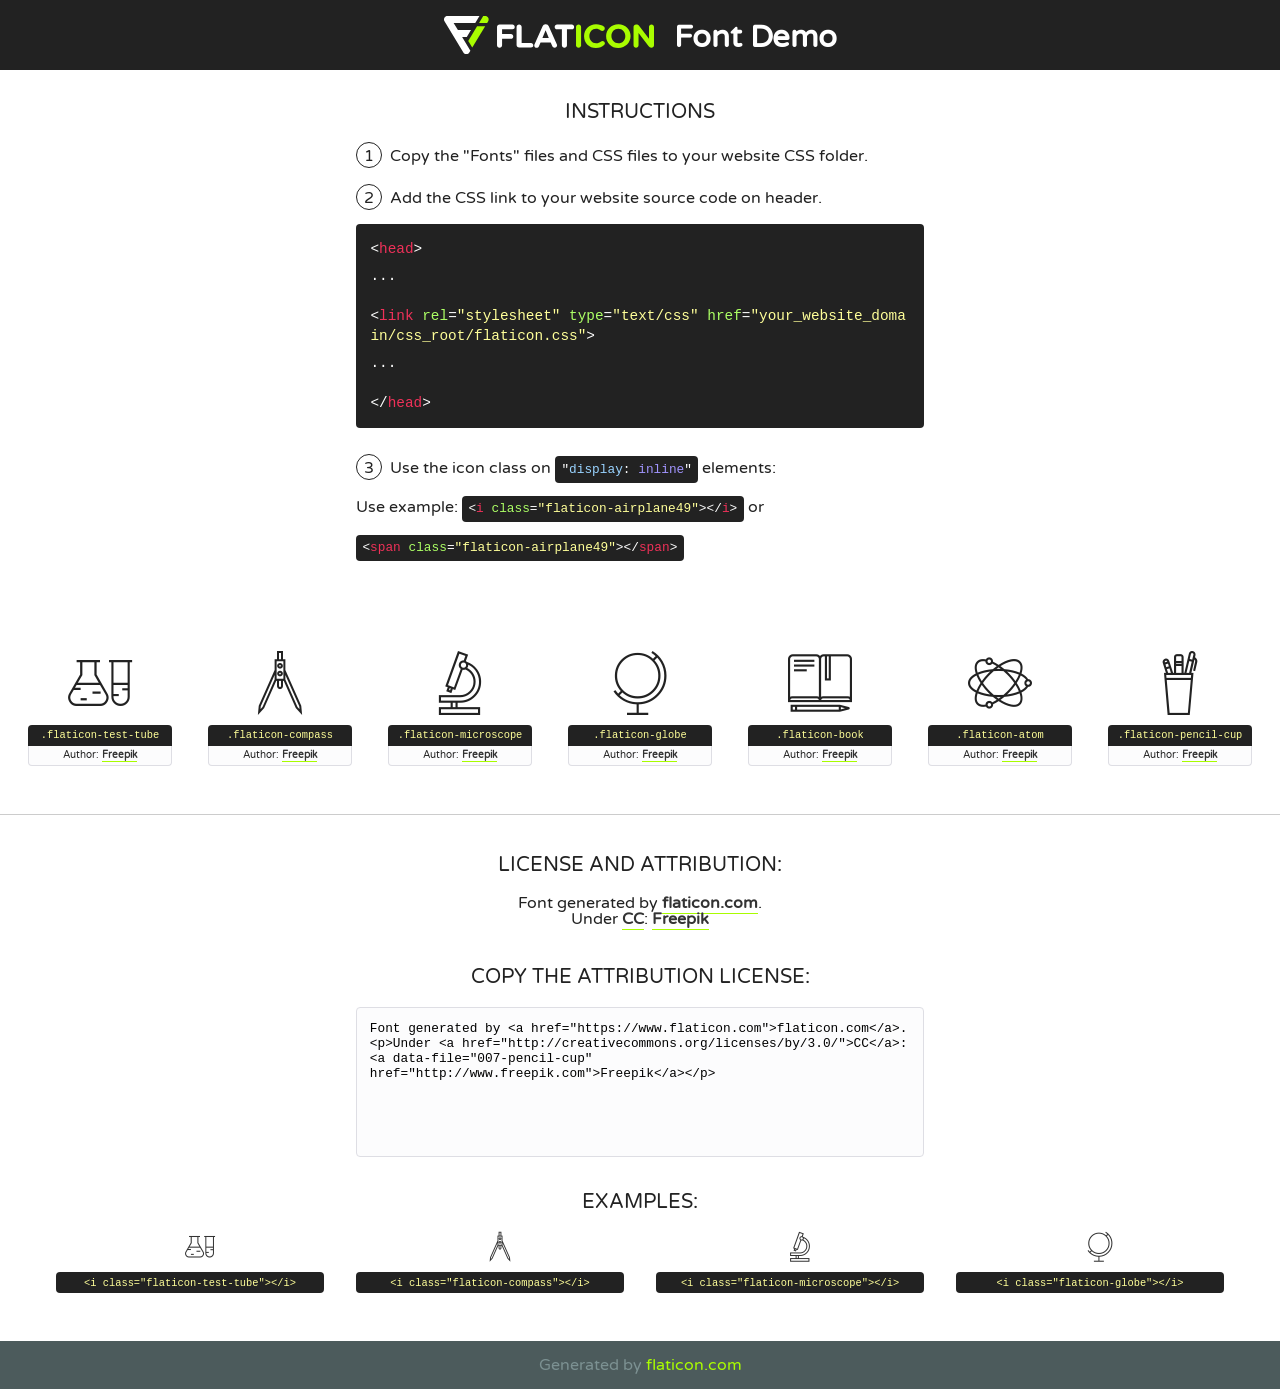
<file: OnlineTutorSystem/OnlineTutorSystem/Template/fonts/flaticon/font/flaticon.html>
<!DOCTYPE html>
<!--
  Flaticon icon font: Flaticon
  Creation date: 19/06/2020 04:39
-->
<html>
<!DOCTYPE html>
<html>

<head>
    <title>Flaticon WebFont</title>
    <link href="http://fonts.googleapis.com/css?family=Varela+Round" rel="stylesheet" type="text/css" />
    <link rel="stylesheet" type="text/css" href="flaticon.css">
    <meta charset="UTF-8">
    <style>
    html, body, div, span, applet, object, iframe,
    h1, h2, h3, h4, h5, h6, p, blockquote, pre,
    a, abbr, acronym, address, big, cite, code,
    del, dfn, em, img, ins, kbd, q, s, samp,
    small, strike, strong, sub, sup, tt, var,
    b, u, i, center,
    dl, dt, dd, ol, ul, li,
    fieldset, form, label, legend,
    table, caption, tbody, tfoot, thead, tr, th, td,
    article, aside, canvas, details, embed, 
    figure, figcaption, footer, header, hgroup, 
    menu, nav, output, ruby, section, summary,
    time, mark, audio, video {
        margin: 0;
        padding: 0;
        border: 0;
        font-size: 100%;
        font: inherit;
        vertical-align: baseline;
    }
    /* HTML5 display-role reset for older browsers */
    article, aside, details, figcaption, figure, 
    footer, header, hgroup, menu, nav, section {
        display: block;
    }
    body {
        line-height: 1;
    }
    ol, ul {
        list-style: none;
    }
    blockquote, q {
        quotes: none;
    }
    blockquote:before, blockquote:after,
    q:before, q:after {
        content: '';
        content: none;
    }
    table {
        border-collapse: collapse;
        border-spacing: 0;
    }
    body {
        font-family: 'Varela Round', Helvetica, Arial, sans-serif;
        font-size: 16px;
        color: #222;
    }
    a {
        color: #333;
        border-bottom: 1px solid #a9fd00;
        font-weight: bold;
        text-decoration: none;
    }
    * {
        -moz-box-sizing: border-box;
        -webkit-box-sizing: border-box;
        box-sizing: border-box;
        margin: 0;
        padding: 0;
    }
    [class^="flaticon-"]:before, [class*=" flaticon-"]:before, [class^="flaticon-"]:after, [class*=" flaticon-"]:after {
        font-family: Flaticon;
        font-size: 30px;
        font-style: normal;
        margin-left: 20px;
        color: #333;
    }
    .wrapper {
        max-width: 600px;
        margin: auto;
        padding: 0 1em;
    }
    .title {
        font-size: 1.25em;
        text-align: center;
        margin-bottom: 1em;
        text-transform: uppercase;
    }
    header {
        text-align: center;
        background-color: #222;
        color: #fff;
        padding: 1em;
    }
    header .logo {
        width: 210px;
        height: 38px;
        display: inline-block;
        vertical-align: middle;
        margin-right: 1em;
        border: none;
    }
    header strong {
        font-size: 1.95em;
        font-weight: bold;
        vertical-align: middle;
        margin-top: 5px;
        display: inline-block;
    }
    .demo {
        margin: 2em auto;
        line-height: 1.25em;
    }
    .demo ul li {
        margin-bottom: 1em;
    }
    .demo ul li .num {
        color: #222;
        border-radius: 20px;
        display: inline-block;
        width: 26px;
        padding: 3px;
        height: 26px;
        text-align: center;
        margin-right: 0.5em;
        border: 1px solid #222;
    }
    .demo ul li code {
        background-color: #222;
        border-radius: 4px;
        padding: 0.25em 0.5em;
        display: inline-block;
        color: #fff;
        font-family: Consolas,Monaco,Lucida Console,Liberation Mono,DejaVu Sans Mono,Bitstream Vera Sans Mono,Courier New, monospace;
        font-weight: lighter;
        margin-top: 1em;
        font-size: 0.8em;
        word-break: break-all;
    }
    .demo ul li code.big {
        padding: 1em;
        font-size: 0.9em;
    }
    .demo ul li code .red {
        color: #EF3159;
    }
    .demo ul li code .green {
        color: #ACFF65;
    }
    .demo ul li code .yellow {
        color: #FFFF99;
    }
    .demo ul li code .blue {
        color: #99D3FF;
    }
    .demo ul li code .purple {
        color: #A295FF;
    }
    .demo ul li code .dots {
        margin-top: 0.5em;
        display: block;
    }
    #glyphs {
        border-bottom: 1px solid #ccc;
        padding: 2em 0;
        text-align: center;
    }
    .glyph {
        display: inline-block;
        width: 9em;
        margin: 1em;
        text-align: center;
        vertical-align: top;
        background: #FFF;
    }
    .glyph .glyph-icon {
        padding: 10px;
        display: block;
        font-family:"Flaticon";
        font-size: 64px;
        line-height: 1;
    }
    .glyph .glyph-icon:before {
        font-size: 64px;
        color: #222;
        margin-left: 0;
    }
    .class-name {
        font-size: 0.65em;
        background-color: #222;
        color: #fff;
        border-radius: 4px 4px 0 0;
        padding: 0.5em;
        color: #FFFF99;
        font-family: Consolas,Monaco,Lucida Console,Liberation Mono,DejaVu Sans Mono,Bitstream Vera Sans Mono,Courier New, monospace;
    }
    .author-name {
        font-size: 0.6em;
        background-color: #fcfcfd;
        border: 1px solid #DEDEE4;
        border-top: 0;
        border-radius: 0 0 4px 4px;
        padding: 0.5em;
    }
    .class-name:last-child {
        font-size: 10px;
        color:#888;
    }
    .class-name:last-child a {
        font-size: 10px;
        color:#555;
    }
    .class-name:last-child a:hover {
        color:#a9fd00;
    }
    .glyph > input {
        display: block;
        width: 100px;
        margin: 5px auto;
        text-align: center;
        font-size: 12px;
        cursor: text;
    }
    .glyph > input.icon-input {
        font-family:"Flaticon";
        font-size: 16px;
        margin-bottom: 10px;
    }
    .attribution .title {
        margin-top: 2em;
    }
    .attribution textarea {
        background-color: #fcfcfd;
        padding: 1em;
        border: none;
        box-shadow: none;
        border: 1px solid #DEDEE4;
        border-radius: 4px;
        resize: none;
        width: 100%;
        height: 150px;
        font-size: 0.8em;
        font-family: Consolas,Monaco,Lucida Console,Liberation Mono,DejaVu Sans Mono,Bitstream Vera Sans Mono,Courier New, monospace;
        -webkit-appearance: none;
    }
    .iconsuse {
        margin: 2em auto;
        text-align: center;
        max-width: 1200px;
    }
    .iconsuse:after {
        content: '';
        display: table;
        clear: both;
    }
    .iconsuse .image {
        float: left;
        width: 25%;
        padding: 0 1em;
    }
    .iconsuse .image p {
        margin-bottom: 1em;
    }
    .iconsuse .image span {
        display: block;
        font-size: 0.65em;
        background-color: #222;
        color: #fff;
        border-radius: 4px;
        padding: 0.5em;
        color: #FFFF99;
        margin-top: 1em;
        font-family: Consolas,Monaco,Lucida Console,Liberation Mono,DejaVu Sans Mono,Bitstream Vera Sans Mono,Courier New, monospace;
    }
    #footer {
        text-align: center;
        background-color: #4C5B5C;
        color: #7c9192;
        padding: 1em;
    }
    #footer a {
        border: none;
        color: #a9fd00;
        font-weight: normal;
    }
    @media (max-width: 960px) {
        .iconsuse .image {
            width: 50%;
        }
    }
    @media (max-width: 560px) {
        .iconsuse .image {
            width: 100%;
        }
    }
    </style>
</head>

<body class="characters-off">

    <header>
        <a href="https://www.flaticon.com" target="_blank" class="logo">
            <svg version="1.1" xmlns="http://www.w3.org/2000/svg" xmlns:xlink="http://www.w3.org/1999/xlink" xmlns:a="http://ns.adobe.com/AdobeSVGViewerExtensions/3.0/" viewBox="0 0 560.875 102.036" enable-background="new 0 0 560.875 102.036" xml:space="preserve">
                <defs>
                </defs>
                <g>
                    <g class="letters">
                        <path fill="#ffffff" d="M141.596,29.675c0-3.777,2.985-6.767,6.764-6.767h34.438c3.426,0,6.15,2.728,6.15,6.15
                        c0,3.43-2.724,6.149-6.15,6.149h-27.674v13.091h23.719c3.429,0,6.151,2.724,6.151,6.15c0,3.43-2.723,6.149-6.151,6.149h-23.719
                        v17.574c0,3.773-2.986,6.761-6.764,6.761c-3.779,0-6.764-2.989-6.764-6.761V29.675z"></path>
                        <path fill="#ffffff" d="M193.844,29.149c0-3.781,2.985-6.767,6.764-6.767c3.776,0,6.763,2.985,6.763,6.767v42.957h25.039
                        c3.426,0,6.149,2.726,6.149,6.153c0,3.425-2.723,6.15-6.149,6.15h-31.802c-3.779,0-6.764-2.986-6.764-6.768V29.149z"></path>
                        <path fill="#ffffff" d="M241.891,75.71l21.438-48.407c1.492-3.341,4.215-5.357,7.906-5.357h0.792
                        c3.686,0,6.323,2.017,7.815,5.357l21.439,48.407c0.436,0.967,0.701,1.845,0.701,2.723c0,3.602-2.809,6.501-6.414,6.501
                        c-3.161,0-5.269-1.845-6.499-4.655l-4.132-9.661h-27.059l-4.301,10.102c-1.144,2.631-3.426,4.214-6.237,4.214
                        c-3.517,0-6.24-2.81-6.24-6.325C241.1,77.64,241.451,76.677,241.891,75.71z M279.932,58.666l-8.521-20.297l-8.526,20.297H279.932
                        z"></path>
                        <path fill="#ffffff" d="M314.864,35.387H301.86c-3.429,0-6.239-2.813-6.239-6.238c0-3.429,2.811-6.24,6.239-6.24h39.533
                        c3.426,0,6.237,2.811,6.237,6.24c0,3.425-2.811,6.238-6.237,6.238h-13.001v42.785c0,3.773-2.99,6.761-6.764,6.761
                        c-3.779,0-6.764-2.989-6.764-6.761V35.387z"></path>
                        <path fill="#A9FD00" d="M352.615,29.149c0-3.781,2.985-6.767,6.767-6.767c3.774,0,6.761,2.985,6.761,6.767v49.024
                        c0,3.773-2.987,6.761-6.761,6.761c-3.781,0-6.767-2.989-6.767-6.761V29.149z"></path>
                        <path fill="#A9FD00" d="M374.132,53.836v-0.179c0-17.481,13.178-31.801,32.065-31.801c9.22,0,15.459,2.458,20.557,6.238
                        c1.402,1.054,2.637,2.985,2.637,5.357c0,3.692-2.985,6.59-6.681,6.59c-1.845,0-3.071-0.702-4.044-1.319
                        c-3.776-2.813-7.729-4.393-12.562-4.393c-10.364,0-17.831,8.611-17.831,19.154v0.173c0,10.542,7.291,19.329,17.831,19.329
                        c5.715,0,9.492-1.756,13.359-4.834c1.049-0.874,2.458-1.491,4.039-1.491c3.429,0,6.325,2.813,6.325,6.236
                        c0,2.106-1.056,3.78-2.282,4.834c-5.539,4.834-12.036,7.733-21.878,7.733C387.572,85.464,374.132,71.493,374.132,53.836z"></path>
                        <path fill="#A9FD00" d="M433.009,53.836v-0.179c0-17.481,13.79-31.801,32.766-31.801c18.981,0,32.592,14.143,32.592,31.628v0.173
                        c0,17.483-13.785,31.807-32.769,31.807C446.625,85.464,433.009,71.32,433.009,53.836z M484.224,53.836v-0.179
                        c0-10.539-7.725-19.326-18.626-19.326c-10.893,0-18.449,8.611-18.449,19.154v0.173c0,10.542,7.73,19.329,18.626,19.329
                        C476.676,72.986,484.224,64.378,484.224,53.836z"></path>
                        <path fill="#A9FD00" d="M506.233,29.321c0-3.774,2.99-6.763,6.767-6.763h1.401c3.252,0,5.183,1.583,7.029,3.953l26.093,34.265
                        V29.059c0-3.692,2.99-6.677,6.681-6.677c3.683,0,6.671,2.985,6.671,6.677v48.934c0,3.78-2.987,6.765-6.764,6.765h-0.436
                        c-3.257,0-5.188-1.581-7.034-3.953l-27.056-35.492v32.944c0,3.687-2.985,6.676-6.678,6.676c-3.683,0-6.673-2.989-6.673-6.676
                        V29.321z"></path>
                    </g>
                    <g class="insignia">
                        <path fill="#ffffff" d="M48.372,56.137h12.517l11.156-18.537H37.186L25.688,18.539h57.825L94.668,0H9.271
                        C5.925,0,2.842,1.801,1.198,4.716c-1.644,2.907-1.593,6.482,0.134,9.343l50.38,83.501c1.678,2.781,4.689,4.476,7.938,4.476
                        c3.246,0,6.257-1.695,7.935-4.476l2.898-4.804L48.372,56.137z"></path>
                        <g class="i">
                            <path fill="#A9FD00" d="M93.575,18.539h0.031v0.004l21.652,0.004l2.705-4.488c1.727-2.861,1.778-6.436,0.133-9.343
                            C116.454,1.801,113.371,0,110.026,0h-5.294L93.575,18.539z"></path>
                            <polygon fill="#A9FD00" points="88.291,27.356 64.725,66.486 75.519,84.404 109.942,27.356"></polygon>
                        </g>
                    </g>
                </g>
            </svg>
        </a>
        <strong>Font Demo</strong>
    </header>


    <section class="demo wrapper">

        <p class="title">Instructions</p>

        <ul>
            <li>
                <span class="num">1</span>Copy the "Fonts" files and CSS files to your website CSS folder.
            </li>
            <li>
                <span class="num">2</span>Add the CSS link to your website source code on header.
                <code class="big">
                    &lt;<span class="red">head</span>&gt;
                    <br/><span class="dots">...</span>
                    <br/>&lt;<span class="red">link</span> <span class="green">rel</span>=<span class="yellow">"stylesheet"</span> <span class="green">type</span>=<span class="yellow">"text/css"</span> <span class="green">href</span>=<span class="yellow">"your_website_domain/css_root/flaticon.css"</span>&gt;
                    <br/><span class="dots">...</span>
                    <br/>&lt;/<span class="red">head</span>&gt;
                </code>
            </li>

            <li>
                <p>
                    <span class="num">3</span>Use the icon class on <code>"<span class="blue">display</span>:<span class="purple"> inline</span>"</code> elements:
                    <br />
                    Use example: <code>&lt;<span class="red">i</span> <span class="green">class</span>=<span class="yellow">&quot;flaticon-airplane49&quot;</span>&gt;&lt;/<span class="red">i</span>&gt;</code> or <code>&lt;<span class="red">span</span> <span class="green">class</span>=<span class="yellow">&quot;flaticon-airplane49&quot;</span>&gt;&lt;/<span class="red">span</span>&gt;</code>
            </li>
        </ul>

    </section>




   <section id="glyphs">          
    
      
        <div class="glyph"><div class="glyph-icon flaticon-test-tube"></div>
            <div class="class-name">.flaticon-test-tube</div>
            <div class="author-name">Author: <a data-file="001-test-tube" href="http://www.freepik.com">Freepik</a> </div> 
        </div>        
        
        <div class="glyph"><div class="glyph-icon flaticon-compass"></div>
            <div class="class-name">.flaticon-compass</div>
            <div class="author-name">Author: <a data-file="002-compass" href="http://www.freepik.com">Freepik</a> </div> 
        </div>        
        
        <div class="glyph"><div class="glyph-icon flaticon-microscope"></div>
            <div class="class-name">.flaticon-microscope</div>
            <div class="author-name">Author: <a data-file="003-microscope" href="http://www.freepik.com">Freepik</a> </div> 
        </div>        
        
        <div class="glyph"><div class="glyph-icon flaticon-globe"></div>
            <div class="class-name">.flaticon-globe</div>
            <div class="author-name">Author: <a data-file="004-globe" href="http://www.freepik.com">Freepik</a> </div> 
        </div>        
        
        <div class="glyph"><div class="glyph-icon flaticon-book"></div>
            <div class="class-name">.flaticon-book</div>
            <div class="author-name">Author: <a data-file="005-book" href="http://www.freepik.com">Freepik</a> </div> 
        </div>        
        
        <div class="glyph"><div class="glyph-icon flaticon-atom"></div>
            <div class="class-name">.flaticon-atom</div>
            <div class="author-name">Author: <a data-file="006-atom" href="http://www.freepik.com">Freepik</a> </div> 
        </div>        
        
        <div class="glyph"><div class="glyph-icon flaticon-pencil-cup"></div>
            <div class="class-name">.flaticon-pencil-cup</div>
            <div class="author-name">Author: <a data-file="007-pencil-cup" href="http://www.freepik.com">Freepik</a> </div> 
        </div>        
        

    </section>



    <section class="attribution wrapper"   style="text-align:center;">

      <div class="title">License and attribution:</div><div class="attrDiv">Font generated by <a href="https://www.flaticon.com">flaticon.com</a>. <div><p>Under <a href="http://creativecommons.org/licenses/by/3.0/">CC</a>: <a data-file="007-pencil-cup" href="http://www.freepik.com">Freepik</a></p>  </div>
      </div>
      <div class="title">Copy the Attribution License:</div>

    <textarea onclick="this.focus();this.select();">Font generated by &lt;a href=&quot;https://www.flaticon.com&quot;&gt;flaticon.com&lt;/a&gt;. <p>Under <a href="http://creativecommons.org/licenses/by/3.0/">CC</a>: <a data-file="007-pencil-cup" href="http://www.freepik.com">Freepik</a></p>  
     </textarea>

    </section>

    <section class="iconsuse">

          <div class="title">Examples:</div>            
             
            <div class="image">
                <p>
                    <i class="glyph-icon flaticon-test-tube"></i> 
                    <span>&lt;i class=&quot;flaticon-test-tube&quot;&gt;&lt;/i&gt;</span>
                </p>
            </div>
            
            <div class="image">
                <p>
                    <i class="glyph-icon flaticon-compass"></i> 
                    <span>&lt;i class=&quot;flaticon-compass&quot;&gt;&lt;/i&gt;</span>
                </p>
            </div>
            
            <div class="image">
                <p>
                    <i class="glyph-icon flaticon-microscope"></i> 
                    <span>&lt;i class=&quot;flaticon-microscope&quot;&gt;&lt;/i&gt;</span>
                </p>
            </div>
            
            <div class="image">
                <p>
                    <i class="glyph-icon flaticon-globe"></i> 
                    <span>&lt;i class=&quot;flaticon-globe&quot;&gt;&lt;/i&gt;</span>
                </p>
            </div>
                       
        </div>
                            
    </section>

<div id="footer">
    <div>Generated by <a href="https://www.flaticon.com">flaticon.com</a>
    </div>
</div>



</body>
</html>
</file>
<file: OnlineTutorSystem/OnlineTutorSystem/Template/fonts/icomoon/style.css>
@font-face {
  font-family: 'icomoon';
  src:  url('fonts/icomoon.eot?10si43');
  src:  url('fonts/icomoon.eot?10si43#iefix') format('embedded-opentype'),
    url('fonts/icomoon.ttf?10si43') format('truetype'),
    url('fonts/icomoon.woff?10si43') format('woff'),
    url('fonts/icomoon.svg?10si43#icomoon') format('svg');
  font-weight: normal;
  font-style: normal;
}

[class^="icon-"], [class*=" icon-"] {
  /* use !important to prevent issues with browser extensions that change fonts */
  font-family: 'icomoon' !important;
  speak: none;
  font-style: normal;
  font-weight: normal;
  font-variant: normal;
  text-transform: none;
  line-height: 1;

  /* Better Font Rendering =========== */
  -webkit-font-smoothing: antialiased;
  -moz-osx-font-smoothing: grayscale;
}

.icon-asterisk:before {
  content: "\f069";
}
.icon-plus:before {
  content: "\f067";
}
.icon-question:before {
  content: "\f128";
}
.icon-minus:before {
  content: "\f068";
}
.icon-glass:before {
  content: "\f000";
}
.icon-music:before {
  content: "\f001";
}
.icon-search:before {
  content: "\f002";
}
.icon-envelope-o:before {
  content: "\f003";
}
.icon-heart:before {
  content: "\f004";
}
.icon-star:before {
  content: "\f005";
}
.icon-star-o:before {
  content: "\f006";
}
.icon-user:before {
  content: "\f007";
}
.icon-film:before {
  content: "\f008";
}
.icon-th-large:before {
  content: "\f009";
}
.icon-th:before {
  content: "\f00a";
}
.icon-th-list:before {
  content: "\f00b";
}
.icon-check:before {
  content: "\f00c";
}
.icon-close:before {
  content: "\f00d";
}
.icon-remove:before {
  content: "\f00d";
}
.icon-times:before {
  content: "\f00d";
}
.icon-search-plus:before {
  content: "\f00e";
}
.icon-search-minus:before {
  content: "\f010";
}
.icon-power-off:before {
  content: "\f011";
}
.icon-signal:before {
  content: "\f012";
}
.icon-cog:before {
  content: "\f013";
}
.icon-gear:before {
  content: "\f013";
}
.icon-trash-o:before {
  content: "\f014";
}
.icon-home:before {
  content: "\f015";
}
.icon-file-o:before {
  content: "\f016";
}
.icon-clock-o:before {
  content: "\f017";
}
.icon-road:before {
  content: "\f018";
}
.icon-download:before {
  content: "\f019";
}
.icon-arrow-circle-o-down:before {
  content: "\f01a";
}
.icon-arrow-circle-o-up:before {
  content: "\f01b";
}
.icon-inbox:before {
  content: "\f01c";
}
.icon-play-circle-o:before {
  content: "\f01d";
}
.icon-repeat:before {
  content: "\f01e";
}
.icon-rotate-right:before {
  content: "\f01e";
}
.icon-refresh:before {
  content: "\f021";
}
.icon-list-alt:before {
  content: "\f022";
}
.icon-lock:before {
  content: "\f023";
}
.icon-flag:before {
  content: "\f024";
}
.icon-headphones:before {
  content: "\f025";
}
.icon-volume-off:before {
  content: "\f026";
}
.icon-volume-down:before {
  content: "\f027";
}
.icon-volume-up:before {
  content: "\f028";
}
.icon-qrcode:before {
  content: "\f029";
}
.icon-barcode:before {
  content: "\f02a";
}
.icon-tag:before {
  content: "\f02b";
}
.icon-tags:before {
  content: "\f02c";
}
.icon-book:before {
  content: "\f02d";
}
.icon-bookmark:before {
  content: "\f02e";
}
.icon-print:before {
  content: "\f02f";
}
.icon-camera:before {
  content: "\f030";
}
.icon-font:before {
  content: "\f031";
}
.icon-bold:before {
  content: "\f032";
}
.icon-italic:before {
  content: "\f033";
}
.icon-text-height:before {
  content: "\f034";
}
.icon-text-width:before {
  content: "\f035";
}
.icon-align-left:before {
  content: "\f036";
}
.icon-align-center:before {
  content: "\f037";
}
.icon-align-right:before {
  content: "\f038";
}
.icon-align-justify:before {
  content: "\f039";
}
.icon-list:before {
  content: "\f03a";
}
.icon-dedent:before {
  content: "\f03b";
}
.icon-outdent:before {
  content: "\f03b";
}
.icon-indent:before {
  content: "\f03c";
}
.icon-video-camera:before {
  content: "\f03d";
}
.icon-image:before {
  content: "\f03e";
}
.icon-photo:before {
  content: "\f03e";
}
.icon-picture-o:before {
  content: "\f03e";
}
.icon-pencil:before {
  content: "\f040";
}
.icon-map-marker:before {
  content: "\f041";
}
.icon-adjust:before {
  content: "\f042";
}
.icon-tint:before {
  content: "\f043";
}
.icon-edit:before {
  content: "\f044";
}
.icon-pencil-square-o:before {
  content: "\f044";
}
.icon-share-square-o:before {
  content: "\f045";
}
.icon-check-square-o:before {
  content: "\f046";
}
.icon-arrows:before {
  content: "\f047";
}
.icon-step-backward:before {
  content: "\f048";
}
.icon-fast-backward:before {
  content: "\f049";
}
.icon-backward:before {
  content: "\f04a";
}
.icon-play:before {
  content: "\f04b";
}
.icon-pause:before {
  content: "\f04c";
}
.icon-stop:before {
  content: "\f04d";
}
.icon-forward:before {
  content: "\f04e";
}
.icon-fast-forward:before {
  content: "\f050";
}
.icon-step-forward:before {
  content: "\f051";
}
.icon-eject:before {
  content: "\f052";
}
.icon-chevron-left:before {
  content: "\f053";
}
.icon-chevron-right:before {
  content: "\f054";
}
.icon-plus-circle:before {
  content: "\f055";
}
.icon-minus-circle:before {
  content: "\f056";
}
.icon-times-circle:before {
  content: "\f057";
}
.icon-check-circle:before {
  content: "\f058";
}
.icon-question-circle:before {
  content: "\f059";
}
.icon-info-circle:before {
  content: "\f05a";
}
.icon-crosshairs:before {
  content: "\f05b";
}
.icon-times-circle-o:before {
  content: "\f05c";
}
.icon-check-circle-o:before {
  content: "\f05d";
}
.icon-ban:before {
  content: "\f05e";
}
.icon-arrow-left:before {
  content: "\f060";
}
.icon-arrow-right:before {
  content: "\f061";
}
.icon-arrow-up:before {
  content: "\f062";
}
.icon-arrow-down:before {
  content: "\f063";
}
.icon-mail-forward:before {
  content: "\f064";
}
.icon-share:before {
  content: "\f064";
}
.icon-expand:before {
  content: "\f065";
}
.icon-compress:before {
  content: "\f066";
}
.icon-exclamation-circle:before {
  content: "\f06a";
}
.icon-gift:before {
  content: "\f06b";
}
.icon-leaf:before {
  content: "\f06c";
}
.icon-fire:before {
  content: "\f06d";
}
.icon-eye:before {
  content: "\f06e";
}
.icon-eye-slash:before {
  content: "\f070";
}
.icon-exclamation-triangle:before {
  content: "\f071";
}
.icon-warning:before {
  content: "\f071";
}
.icon-plane:before {
  content: "\f072";
}
.icon-calendar:before {
  content: "\f073";
}
.icon-random:before {
  content: "\f074";
}
.icon-comment:before {
  content: "\f075";
}
.icon-magnet:before {
  content: "\f076";
}
.icon-chevron-up:before {
  content: "\f077";
}
.icon-chevron-down:before {
  content: "\f078";
}
.icon-retweet:before {
  content: "\f079";
}
.icon-shopping-cart:before {
  content: "\f07a";
}
.icon-folder:before {
  content: "\f07b";
}
.icon-folder-open:before {
  content: "\f07c";
}
.icon-arrows-v:before {
  content: "\f07d";
}
.icon-arrows-h:before {
  content: "\f07e";
}
.icon-bar-chart:before {
  content: "\f080";
}
.icon-bar-chart-o:before {
  content: "\f080";
}
.icon-twitter-square:before {
  content: "\f081";
}
.icon-facebook-square:before {
  content: "\f082";
}
.icon-camera-retro:before {
  content: "\f083";
}
.icon-key:before {
  content: "\f084";
}
.icon-cogs:before {
  content: "\f085";
}
.icon-gears:before {
  content: "\f085";
}
.icon-comments:before {
  content: "\f086";
}
.icon-thumbs-o-up:before {
  content: "\f087";
}
.icon-thumbs-o-down:before {
  content: "\f088";
}
.icon-star-half:before {
  content: "\f089";
}
.icon-heart-o:before {
  content: "\f08a";
}
.icon-sign-out:before {
  content: "\f08b";
}
.icon-linkedin-square:before {
  content: "\f08c";
}
.icon-thumb-tack:before {
  content: "\f08d";
}
.icon-external-link:before {
  content: "\f08e";
}
.icon-sign-in:before {
  content: "\f090";
}
.icon-trophy:before {
  content: "\f091";
}
.icon-github-square:before {
  content: "\f092";
}
.icon-upload:before {
  content: "\f093";
}
.icon-lemon-o:before {
  content: "\f094";
}
.icon-phone:before {
  content: "\f095";
}
.icon-square-o:before {
  content: "\f096";
}
.icon-bookmark-o:before {
  content: "\f097";
}
.icon-phone-square:before {
  content: "\f098";
}
.icon-twitter:before {
  content: "\f099";
}
.icon-facebook:before {
  content: "\f09a";
}
.icon-facebook-f:before {
  content: "\f09a";
}
.icon-github:before {
  content: "\f09b";
}
.icon-unlock:before {
  content: "\f09c";
}
.icon-credit-card:before {
  content: "\f09d";
}
.icon-feed:before {
  content: "\f09e";
}
.icon-rss:before {
  content: "\f09e";
}
.icon-hdd-o:before {
  content: "\f0a0";
}
.icon-bullhorn:before {
  content: "\f0a1";
}
.icon-bell-o:before {
  content: "\f0a2";
}
.icon-certificate:before {
  content: "\f0a3";
}
.icon-hand-o-right:before {
  content: "\f0a4";
}
.icon-hand-o-left:before {
  content: "\f0a5";
}
.icon-hand-o-up:before {
  content: "\f0a6";
}
.icon-hand-o-down:before {
  content: "\f0a7";
}
.icon-arrow-circle-left:before {
  content: "\f0a8";
}
.icon-arrow-circle-right:before {
  content: "\f0a9";
}
.icon-arrow-circle-up:before {
  content: "\f0aa";
}
.icon-arrow-circle-down:before {
  content: "\f0ab";
}
.icon-globe:before {
  content: "\f0ac";
}
.icon-wrench:before {
  content: "\f0ad";
}
.icon-tasks:before {
  content: "\f0ae";
}
.icon-filter:before {
  content: "\f0b0";
}
.icon-briefcase:before {
  content: "\f0b1";
}
.icon-arrows-alt:before {
  content: "\f0b2";
}
.icon-group:before {
  content: "\f0c0";
}
.icon-users:before {
  content: "\f0c0";
}
.icon-chain:before {
  content: "\f0c1";
}
.icon-link:before {
  content: "\f0c1";
}
.icon-cloud:before {
  content: "\f0c2";
}
.icon-flask:before {
  content: "\f0c3";
}
.icon-cut:before {
  content: "\f0c4";
}
.icon-scissors:before {
  content: "\f0c4";
}
.icon-copy:before {
  content: "\f0c5";
}
.icon-files-o:before {
  content: "\f0c5";
}
.icon-paperclip:before {
  content: "\f0c6";
}
.icon-floppy-o:before {
  content: "\f0c7";
}
.icon-save:before {
  content: "\f0c7";
}
.icon-square:before {
  content: "\f0c8";
}
.icon-bars:before {
  content: "\f0c9";
}
.icon-navicon:before {
  content: "\f0c9";
}
.icon-reorder:before {
  content: "\f0c9";
}
.icon-list-ul:before {
  content: "\f0ca";
}
.icon-list-ol:before {
  content: "\f0cb";
}
.icon-strikethrough:before {
  content: "\f0cc";
}
.icon-underline:before {
  content: "\f0cd";
}
.icon-table:before {
  content: "\f0ce";
}
.icon-magic:before {
  content: "\f0d0";
}
.icon-truck:before {
  content: "\f0d1";
}
.icon-pinterest:before {
  content: "\f0d2";
}
.icon-pinterest-square:before {
  content: "\f0d3";
}
.icon-google-plus-square:before {
  content: "\f0d4";
}
.icon-google-plus:before {
  content: "\f0d5";
}
.icon-money:before {
  content: "\f0d6";
}
.icon-caret-down:before {
  content: "\f0d7";
}
.icon-caret-up:before {
  content: "\f0d8";
}
.icon-caret-left:before {
  content: "\f0d9";
}
.icon-caret-right:before {
  content: "\f0da";
}
.icon-columns:before {
  content: "\f0db";
}
.icon-sort:before {
  content: "\f0dc";
}
.icon-unsorted:before {
  content: "\f0dc";
}
.icon-sort-desc:before {
  content: "\f0dd";
}
.icon-sort-down:before {
  content: "\f0dd";
}
.icon-sort-asc:before {
  content: "\f0de";
}
.icon-sort-up:before {
  content: "\f0de";
}
.icon-envelope:before {
  content: "\f0e0";
}
.icon-linkedin:before {
  content: "\f0e1";
}
.icon-rotate-left:before {
  content: "\f0e2";
}
.icon-undo:before {
  content: "\f0e2";
}
.icon-gavel:before {
  content: "\f0e3";
}
.icon-legal:before {
  content: "\f0e3";
}
.icon-dashboard:before {
  content: "\f0e4";
}
.icon-tachometer:before {
  content: "\f0e4";
}
.icon-comment-o:before {
  content: "\f0e5";
}
.icon-comments-o:before {
  content: "\f0e6";
}
.icon-bolt:before {
  content: "\f0e7";
}
.icon-flash:before {
  content: "\f0e7";
}
.icon-sitemap:before {
  content: "\f0e8";
}
.icon-umbrella:before {
  content: "\f0e9";
}
.icon-clipboard:before {
  content: "\f0ea";
}
.icon-paste:before {
  content: "\f0ea";
}
.icon-lightbulb-o:before {
  content: "\f0eb";
}
.icon-exchange:before {
  content: "\f0ec";
}
.icon-cloud-download:before {
  content: "\f0ed";
}
.icon-cloud-upload:before {
  content: "\f0ee";
}
.icon-user-md:before {
  content: "\f0f0";
}
.icon-stethoscope:before {
  content: "\f0f1";
}
.icon-suitcase:before {
  content: "\f0f2";
}
.icon-bell:before {
  content: "\f0f3";
}
.icon-coffee:before {
  content: "\f0f4";
}
.icon-cutlery:before {
  content: "\f0f5";
}
.icon-file-text-o:before {
  content: "\f0f6";
}
.icon-building-o:before {
  content: "\f0f7";
}
.icon-hospital-o:before {
  content: "\f0f8";
}
.icon-ambulance:before {
  content: "\f0f9";
}
.icon-medkit:before {
  content: "\f0fa";
}
.icon-fighter-jet:before {
  content: "\f0fb";
}
.icon-beer:before {
  content: "\f0fc";
}
.icon-h-square:before {
  content: "\f0fd";
}
.icon-plus-square:before {
  content: "\f0fe";
}
.icon-angle-double-left:before {
  content: "\f100";
}
.icon-angle-double-right:before {
  content: "\f101";
}
.icon-angle-double-up:before {
  content: "\f102";
}
.icon-angle-double-down:before {
  content: "\f103";
}
.icon-angle-left:before {
  content: "\f104";
}
.icon-angle-right:before {
  content: "\f105";
}
.icon-angle-up:before {
  content: "\f106";
}
.icon-angle-down:before {
  content: "\f107";
}
.icon-desktop:before {
  content: "\f108";
}
.icon-laptop:before {
  content: "\f109";
}
.icon-tablet:before {
  content: "\f10a";
}
.icon-mobile:before {
  content: "\f10b";
}
.icon-mobile-phone:before {
  content: "\f10b";
}
.icon-circle-o:before {
  content: "\f10c";
}
.icon-quote-left:before {
  content: "\f10d";
}
.icon-quote-right:before {
  content: "\f10e";
}
.icon-spinner:before {
  content: "\f110";
}
.icon-circle:before {
  content: "\f111";
}
.icon-mail-reply:before {
  content: "\f112";
}
.icon-reply:before {
  content: "\f112";
}
.icon-github-alt:before {
  content: "\f113";
}
.icon-folder-o:before {
  content: "\f114";
}
.icon-folder-open-o:before {
  content: "\f115";
}
.icon-smile-o:before {
  content: "\f118";
}
.icon-frown-o:before {
  content: "\f119";
}
.icon-meh-o:before {
  content: "\f11a";
}
.icon-gamepad:before {
  content: "\f11b";
}
.icon-keyboard-o:before {
  content: "\f11c";
}
.icon-flag-o:before {
  content: "\f11d";
}
.icon-flag-checkered:before {
  content: "\f11e";
}
.icon-terminal:before {
  content: "\f120";
}
.icon-code:before {
  content: "\f121";
}
.icon-mail-reply-all:before {
  content: "\f122";
}
.icon-reply-all:before {
  content: "\f122";
}
.icon-star-half-empty:before {
  content: "\f123";
}
.icon-star-half-full:before {
  content: "\f123";
}
.icon-star-half-o:before {
  content: "\f123";
}
.icon-location-arrow:before {
  content: "\f124";
}
.icon-crop:before {
  content: "\f125";
}
.icon-code-fork:before {
  content: "\f126";
}
.icon-chain-broken:before {
  content: "\f127";
}
.icon-unlink:before {
  content: "\f127";
}
.icon-info:before {
  content: "\f129";
}
.icon-exclamation:before {
  content: "\f12a";
}
.icon-superscript:before {
  content: "\f12b";
}
.icon-subscript:before {
  content: "\f12c";
}
.icon-eraser:before {
  content: "\f12d";
}
.icon-puzzle-piece:before {
  content: "\f12e";
}
.icon-microphone:before {
  content: "\f130";
}
.icon-microphone-slash:before {
  content: "\f131";
}
.icon-shield:before {
  content: "\f132";
}
.icon-calendar-o:before {
  content: "\f133";
}
.icon-fire-extinguisher:before {
  content: "\f134";
}
.icon-rocket:before {
  content: "\f135";
}
.icon-maxcdn:before {
  content: "\f136";
}
.icon-chevron-circle-left:before {
  content: "\f137";
}
.icon-chevron-circle-right:before {
  content: "\f138";
}
.icon-chevron-circle-up:before {
  content: "\f139";
}
.icon-chevron-circle-down:before {
  content: "\f13a";
}
.icon-html5:before {
  content: "\f13b";
}
.icon-css3:before {
  content: "\f13c";
}
.icon-anchor:before {
  content: "\f13d";
}
.icon-unlock-alt:before {
  content: "\f13e";
}
.icon-bullseye:before {
  content: "\f140";
}
.icon-ellipsis-h:before {
  content: "\f141";
}
.icon-ellipsis-v:before {
  content: "\f142";
}
.icon-rss-square:before {
  content: "\f143";
}
.icon-play-circle:before {
  content: "\f144";
}
.icon-ticket:before {
  content: "\f145";
}
.icon-minus-square:before {
  content: "\f146";
}
.icon-minus-square-o:before {
  content: "\f147";
}
.icon-level-up:before {
  content: "\f148";
}
.icon-level-down:before {
  content: "\f149";
}
.icon-check-square:before {
  content: "\f14a";
}
.icon-pencil-square:before {
  content: "\f14b";
}
.icon-external-link-square:before {
  content: "\f14c";
}
.icon-share-square:before {
  content: "\f14d";
}
.icon-compass:before {
  content: "\f14e";
}
.icon-caret-square-o-down:before {
  content: "\f150";
}
.icon-toggle-down:before {
  content: "\f150";
}
.icon-caret-square-o-up:before {
  content: "\f151";
}
.icon-toggle-up:before {
  content: "\f151";
}
.icon-caret-square-o-right:before {
  content: "\f152";
}
.icon-toggle-right:before {
  content: "\f152";
}
.icon-eur:before {
  content: "\f153";
}
.icon-euro:before {
  content: "\f153";
}
.icon-gbp:before {
  content: "\f154";
}
.icon-dollar:before {
  content: "\f155";
}
.icon-usd:before {
  content: "\f155";
}
.icon-inr:before {
  content: "\f156";
}
.icon-rupee:before {
  content: "\f156";
}
.icon-cny:before {
  content: "\f157";
}
.icon-jpy:before {
  content: "\f157";
}
.icon-rmb:before {
  content: "\f157";
}
.icon-yen:before {
  content: "\f157";
}
.icon-rouble:before {
  content: "\f158";
}
.icon-rub:before {
  content: "\f158";
}
.icon-ruble:before {
  content: "\f158";
}
.icon-krw:before {
  content: "\f159";
}
.icon-won:before {
  content: "\f159";
}
.icon-bitcoin:before {
  content: "\f15a";
}
.icon-btc:before {
  content: "\f15a";
}
.icon-file:before {
  content: "\f15b";
}
.icon-file-text:before {
  content: "\f15c";
}
.icon-sort-alpha-asc:before {
  content: "\f15d";
}
.icon-sort-alpha-desc:before {
  content: "\f15e";
}
.icon-sort-amount-asc:before {
  content: "\f160";
}
.icon-sort-amount-desc:before {
  content: "\f161";
}
.icon-sort-numeric-asc:before {
  content: "\f162";
}
.icon-sort-numeric-desc:before {
  content: "\f163";
}
.icon-thumbs-up:before {
  content: "\f164";
}
.icon-thumbs-down:before {
  content: "\f165";
}
.icon-youtube-square:before {
  content: "\f166";
}
.icon-youtube:before {
  content: "\f167";
}
.icon-xing:before {
  content: "\f168";
}
.icon-xing-square:before {
  content: "\f169";
}
.icon-youtube-play:before {
  content: "\f16a";
}
.icon-dropbox:before {
  content: "\f16b";
}
.icon-stack-overflow:before {
  content: "\f16c";
}
.icon-instagram:before {
  content: "\f16d";
}
.icon-flickr:before {
  content: "\f16e";
}
.icon-adn:before {
  content: "\f170";
}
.icon-bitbucket:before {
  content: "\f171";
}
.icon-bitbucket-square:before {
  content: "\f172";
}
.icon-tumblr:before {
  content: "\f173";
}
.icon-tumblr-square:before {
  content: "\f174";
}
.icon-long-arrow-down:before {
  content: "\f175";
}
.icon-long-arrow-up:before {
  content: "\f176";
}
.icon-long-arrow-left:before {
  content: "\f177";
}
.icon-long-arrow-right:before {
  content: "\f178";
}
.icon-apple:before {
  content: "\f179";
}
.icon-windows:before {
  content: "\f17a";
}
.icon-android:before {
  content: "\f17b";
}
.icon-linux:before {
  content: "\f17c";
}
.icon-dribbble:before {
  content: "\f17d";
}
.icon-skype:before {
  content: "\f17e";
}
.icon-foursquare:before {
  content: "\f180";
}
.icon-trello:before {
  content: "\f181";
}
.icon-female:before {
  content: "\f182";
}
.icon-male:before {
  content: "\f183";
}
.icon-gittip:before {
  content: "\f184";
}
.icon-gratipay:before {
  content: "\f184";
}
.icon-sun-o:before {
  content: "\f185";
}
.icon-moon-o:before {
  content: "\f186";
}
.icon-archive:before {
  content: "\f187";
}
.icon-bug:before {
  content: "\f188";
}
.icon-vk:before {
  content: "\f189";
}
.icon-weibo:before {
  content: "\f18a";
}
.icon-renren:before {
  content: "\f18b";
}
.icon-pagelines:before {
  content: "\f18c";
}
.icon-stack-exchange:before {
  content: "\f18d";
}
.icon-arrow-circle-o-right:before {
  content: "\f18e";
}
.icon-arrow-circle-o-left:before {
  content: "\f190";
}
.icon-caret-square-o-left:before {
  content: "\f191";
}
.icon-toggle-left:before {
  content: "\f191";
}
.icon-dot-circle-o:before {
  content: "\f192";
}
.icon-wheelchair:before {
  content: "\f193";
}
.icon-vimeo-square:before {
  content: "\f194";
}
.icon-try:before {
  content: "\f195";
}
.icon-turkish-lira:before {
  content: "\f195";
}
.icon-plus-square-o:before {
  content: "\f196";
}
.icon-space-shuttle:before {
  content: "\f197";
}
.icon-slack:before {
  content: "\f198";
}
.icon-envelope-square:before {
  content: "\f199";
}
.icon-wordpress:before {
  content: "\f19a";
}
.icon-openid:before {
  content: "\f19b";
}
.icon-bank:before {
  content: "\f19c";
}
.icon-institution:before {
  content: "\f19c";
}
.icon-university:before {
  content: "\f19c";
}
.icon-graduation-cap:before {
  content: "\f19d";
}
.icon-mortar-board:before {
  content: "\f19d";
}
.icon-yahoo:before {
  content: "\f19e";
}
.icon-google:before {
  content: "\f1a0";
}
.icon-reddit:before {
  content: "\f1a1";
}
.icon-reddit-square:before {
  content: "\f1a2";
}
.icon-stumbleupon-circle:before {
  content: "\f1a3";
}
.icon-stumbleupon:before {
  content: "\f1a4";
}
.icon-delicious:before {
  content: "\f1a5";
}
.icon-digg:before {
  content: "\f1a6";
}
.icon-pied-piper-pp:before {
  content: "\f1a7";
}
.icon-pied-piper-alt:before {
  content: "\f1a8";
}
.icon-drupal:before {
  content: "\f1a9";
}
.icon-joomla:before {
  content: "\f1aa";
}
.icon-language:before {
  content: "\f1ab";
}
.icon-fax:before {
  content: "\f1ac";
}
.icon-building:before {
  content: "\f1ad";
}
.icon-child:before {
  content: "\f1ae";
}
.icon-paw:before {
  content: "\f1b0";
}
.icon-spoon:before {
  content: "\f1b1";
}
.icon-cube:before {
  content: "\f1b2";
}
.icon-cubes:before {
  content: "\f1b3";
}
.icon-behance:before {
  content: "\f1b4";
}
.icon-behance-square:before {
  content: "\f1b5";
}
.icon-steam:before {
  content: "\f1b6";
}
.icon-steam-square:before {
  content: "\f1b7";
}
.icon-recycle:before {
  content: "\f1b8";
}
.icon-automobile:before {
  content: "\f1b9";
}
.icon-car:before {
  content: "\f1b9";
}
.icon-cab:before {
  content: "\f1ba";
}
.icon-taxi:before {
  content: "\f1ba";
}
.icon-tree:before {
  content: "\f1bb";
}
.icon-spotify:before {
  content: "\f1bc";
}
.icon-deviantart:before {
  content: "\f1bd";
}
.icon-soundcloud:before {
  content: "\f1be";
}
.icon-database:before {
  content: "\f1c0";
}
.icon-file-pdf-o:before {
  content: "\f1c1";
}
.icon-file-word-o:before {
  content: "\f1c2";
}
.icon-file-excel-o:before {
  content: "\f1c3";
}
.icon-file-powerpoint-o:before {
  content: "\f1c4";
}
.icon-file-image-o:before {
  content: "\f1c5";
}
.icon-file-photo-o:before {
  content: "\f1c5";
}
.icon-file-picture-o:before {
  content: "\f1c5";
}
.icon-file-archive-o:before {
  content: "\f1c6";
}
.icon-file-zip-o:before {
  content: "\f1c6";
}
.icon-file-audio-o:before {
  content: "\f1c7";
}
.icon-file-sound-o:before {
  content: "\f1c7";
}
.icon-file-movie-o:before {
  content: "\f1c8";
}
.icon-file-video-o:before {
  content: "\f1c8";
}
.icon-file-code-o:before {
  content: "\f1c9";
}
.icon-vine:before {
  content: "\f1ca";
}
.icon-codepen:before {
  content: "\f1cb";
}
.icon-jsfiddle:before {
  content: "\f1cc";
}
.icon-life-bouy:before {
  content: "\f1cd";
}
.icon-life-buoy:before {
  content: "\f1cd";
}
.icon-life-ring:before {
  content: "\f1cd";
}
.icon-life-saver:before {
  content: "\f1cd";
}
.icon-support:before {
  content: "\f1cd";
}
.icon-circle-o-notch:before {
  content: "\f1ce";
}
.icon-ra:before {
  content: "\f1d0";
}
.icon-rebel:before {
  content: "\f1d0";
}
.icon-resistance:before {
  content: "\f1d0";
}
.icon-empire:before {
  content: "\f1d1";
}
.icon-ge:before {
  content: "\f1d1";
}
.icon-git-square:before {
  content: "\f1d2";
}
.icon-git:before {
  content: "\f1d3";
}
.icon-hacker-news:before {
  content: "\f1d4";
}
.icon-y-combinator-square:before {
  content: "\f1d4";
}
.icon-yc-square:before {
  content: "\f1d4";
}
.icon-tencent-weibo:before {
  content: "\f1d5";
}
.icon-qq:before {
  content: "\f1d6";
}
.icon-wechat:before {
  content: "\f1d7";
}
.icon-weixin:before {
  content: "\f1d7";
}
.icon-paper-plane:before {
  content: "\f1d8";
}
.icon-send:before {
  content: "\f1d8";
}
.icon-paper-plane-o:before {
  content: "\f1d9";
}
.icon-send-o:before {
  content: "\f1d9";
}
.icon-history:before {
  content: "\f1da";
}
.icon-circle-thin:before {
  content: "\f1db";
}
.icon-header:before {
  content: "\f1dc";
}
.icon-paragraph:before {
  content: "\f1dd";
}
.icon-sliders:before {
  content: "\f1de";
}
.icon-share-alt:before {
  content: "\f1e0";
}
.icon-share-alt-square:before {
  content: "\f1e1";
}
.icon-bomb:before {
  content: "\f1e2";
}
.icon-futbol-o:before {
  content: "\f1e3";
}
.icon-soccer-ball-o:before {
  content: "\f1e3";
}
.icon-tty:before {
  content: "\f1e4";
}
.icon-binoculars:before {
  content: "\f1e5";
}
.icon-plug:before {
  content: "\f1e6";
}
.icon-slideshare:before {
  content: "\f1e7";
}
.icon-twitch:before {
  content: "\f1e8";
}
.icon-yelp:before {
  content: "\f1e9";
}
.icon-newspaper-o:before {
  content: "\f1ea";
}
.icon-wifi:before {
  content: "\f1eb";
}
.icon-calculator:before {
  content: "\f1ec";
}
.icon-paypal:before {
  content: "\f1ed";
}
.icon-google-wallet:before {
  content: "\f1ee";
}
.icon-cc-visa:before {
  content: "\f1f0";
}
.icon-cc-mastercard:before {
  content: "\f1f1";
}
.icon-cc-discover:before {
  content: "\f1f2";
}
.icon-cc-amex:before {
  content: "\f1f3";
}
.icon-cc-paypal:before {
  content: "\f1f4";
}
.icon-cc-stripe:before {
  content: "\f1f5";
}
.icon-bell-slash:before {
  content: "\f1f6";
}
.icon-bell-slash-o:before {
  content: "\f1f7";
}
.icon-trash:before {
  content: "\f1f8";
}
.icon-copyright:before {
  content: "\f1f9";
}
.icon-at:before {
  content: "\f1fa";
}
.icon-eyedropper:before {
  content: "\f1fb";
}
.icon-paint-brush:before {
  content: "\f1fc";
}
.icon-birthday-cake:before {
  content: "\f1fd";
}
.icon-area-chart:before {
  content: "\f1fe";
}
.icon-pie-chart:before {
  content: "\f200";
}
.icon-line-chart:before {
  content: "\f201";
}
.icon-lastfm:before {
  content: "\f202";
}
.icon-lastfm-square:before {
  content: "\f203";
}
.icon-toggle-off:before {
  content: "\f204";
}
.icon-toggle-on:before {
  content: "\f205";
}
.icon-bicycle:before {
  content: "\f206";
}
.icon-bus:before {
  content: "\f207";
}
.icon-ioxhost:before {
  content: "\f208";
}
.icon-angellist:before {
  content: "\f209";
}
.icon-cc:before {
  content: "\f20a";
}
.icon-ils:before {
  content: "\f20b";
}
.icon-shekel:before {
  content: "\f20b";
}
.icon-sheqel:before {
  content: "\f20b";
}
.icon-meanpath:before {
  content: "\f20c";
}
.icon-buysellads:before {
  content: "\f20d";
}
.icon-connectdevelop:before {
  content: "\f20e";
}
.icon-dashcube:before {
  content: "\f210";
}
.icon-forumbee:before {
  content: "\f211";
}
.icon-leanpub:before {
  content: "\f212";
}
.icon-sellsy:before {
  content: "\f213";
}
.icon-shirtsinbulk:before {
  content: "\f214";
}
.icon-simplybuilt:before {
  content: "\f215";
}
.icon-skyatlas:before {
  content: "\f216";
}
.icon-cart-plus:before {
  content: "\f217";
}
.icon-cart-arrow-down:before {
  content: "\f218";
}
.icon-diamond:before {
  content: "\f219";
}
.icon-ship:before {
  content: "\f21a";
}
.icon-user-secret:before {
  content: "\f21b";
}
.icon-motorcycle:before {
  content: "\f21c";
}
.icon-street-view:before {
  content: "\f21d";
}
.icon-heartbeat:before {
  content: "\f21e";
}
.icon-venus:before {
  content: "\f221";
}
.icon-mars:before {
  content: "\f222";
}
.icon-mercury:before {
  content: "\f223";
}
.icon-intersex:before {
  content: "\f224";
}
.icon-transgender:before {
  content: "\f224";
}
.icon-transgender-alt:before {
  content: "\f225";
}
.icon-venus-double:before {
  content: "\f226";
}
.icon-mars-double:before {
  content: "\f227";
}
.icon-venus-mars:before {
  content: "\f228";
}
.icon-mars-stroke:before {
  content: "\f229";
}
.icon-mars-stroke-v:before {
  content: "\f22a";
}
.icon-mars-stroke-h:before {
  content: "\f22b";
}
.icon-neuter:before {
  content: "\f22c";
}
.icon-genderless:before {
  content: "\f22d";
}
.icon-facebook-official:before {
  content: "\f230";
}
.icon-pinterest-p:before {
  content: "\f231";
}
.icon-whatsapp:before {
  content: "\f232";
}
.icon-server:before {
  content: "\f233";
}
.icon-user-plus:before {
  content: "\f234";
}
.icon-user-times:before {
  content: "\f235";
}
.icon-bed:before {
  content: "\f236";
}
.icon-hotel:before {
  content: "\f236";
}
.icon-viacoin:before {
  content: "\f237";
}
.icon-train:before {
  content: "\f238";
}
.icon-subway:before {
  content: "\f239";
}
.icon-medium:before {
  content: "\f23a";
}
.icon-y-combinator:before {
  content: "\f23b";
}
.icon-yc:before {
  content: "\f23b";
}
.icon-optin-monster:before {
  content: "\f23c";
}
.icon-opencart:before {
  content: "\f23d";
}
.icon-expeditedssl:before {
  content: "\f23e";
}
.icon-battery:before {
  content: "\f240";
}
.icon-battery-4:before {
  content: "\f240";
}
.icon-battery-full:before {
  content: "\f240";
}
.icon-battery-3:before {
  content: "\f241";
}
.icon-battery-three-quarters:before {
  content: "\f241";
}
.icon-battery-2:before {
  content: "\f242";
}
.icon-battery-half:before {
  content: "\f242";
}
.icon-battery-1:before {
  content: "\f243";
}
.icon-battery-quarter:before {
  content: "\f243";
}
.icon-battery-0:before {
  content: "\f244";
}
.icon-battery-empty:before {
  content: "\f244";
}
.icon-mouse-pointer:before {
  content: "\f245";
}
.icon-i-cursor:before {
  content: "\f246";
}
.icon-object-group:before {
  content: "\f247";
}
.icon-object-ungroup:before {
  content: "\f248";
}
.icon-sticky-note:before {
  content: "\f249";
}
.icon-sticky-note-o:before {
  content: "\f24a";
}
.icon-cc-jcb:before {
  content: "\f24b";
}
.icon-cc-diners-club:before {
  content: "\f24c";
}
.icon-clone:before {
  content: "\f24d";
}
.icon-balance-scale:before {
  content: "\f24e";
}
.icon-hourglass-o:before {
  content: "\f250";
}
.icon-hourglass-1:before {
  content: "\f251";
}
.icon-hourglass-start:before {
  content: "\f251";
}
.icon-hourglass-2:before {
  content: "\f252";
}
.icon-hourglass-half:before {
  content: "\f252";
}
.icon-hourglass-3:before {
  content: "\f253";
}
.icon-hourglass-end:before {
  content: "\f253";
}
.icon-hourglass:before {
  content: "\f254";
}
.icon-hand-grab-o:before {
  content: "\f255";
}
.icon-hand-rock-o:before {
  content: "\f255";
}
.icon-hand-paper-o:before {
  content: "\f256";
}
.icon-hand-stop-o:before {
  content: "\f256";
}
.icon-hand-scissors-o:before {
  content: "\f257";
}
.icon-hand-lizard-o:before {
  content: "\f258";
}
.icon-hand-spock-o:before {
  content: "\f259";
}
.icon-hand-pointer-o:before {
  content: "\f25a";
}
.icon-hand-peace-o:before {
  content: "\f25b";
}
.icon-trademark:before {
  content: "\f25c";
}
.icon-registered:before {
  content: "\f25d";
}
.icon-creative-commons:before {
  content: "\f25e";
}
.icon-gg:before {
  content: "\f260";
}
.icon-gg-circle:before {
  content: "\f261";
}
.icon-tripadvisor:before {
  content: "\f262";
}
.icon-odnoklassniki:before {
  content: "\f263";
}
.icon-odnoklassniki-square:before {
  content: "\f264";
}
.icon-get-pocket:before {
  content: "\f265";
}
.icon-wikipedia-w:before {
  content: "\f266";
}
.icon-safari:before {
  content: "\f267";
}
.icon-chrome:before {
  content: "\f268";
}
.icon-firefox:before {
  content: "\f269";
}
.icon-opera:before {
  content: "\f26a";
}
.icon-internet-explorer:before {
  content: "\f26b";
}
.icon-television:before {
  content: "\f26c";
}
.icon-tv:before {
  content: "\f26c";
}
.icon-contao:before {
  content: "\f26d";
}
.icon-500px:before {
  content: "\f26e";
}
.icon-amazon:before {
  content: "\f270";
}
.icon-calendar-plus-o:before {
  content: "\f271";
}
.icon-calendar-minus-o:before {
  content: "\f272";
}
.icon-calendar-times-o:before {
  content: "\f273";
}
.icon-calendar-check-o:before {
  content: "\f274";
}
.icon-industry:before {
  content: "\f275";
}
.icon-map-pin:before {
  content: "\f276";
}
.icon-map-signs:before {
  content: "\f277";
}
.icon-map-o:before {
  content: "\f278";
}
.icon-map:before {
  content: "\f279";
}
.icon-commenting:before {
  content: "\f27a";
}
.icon-commenting-o:before {
  content: "\f27b";
}
.icon-houzz:before {
  content: "\f27c";
}
.icon-vimeo:before {
  content: "\f27d";
}
.icon-black-tie:before {
  content: "\f27e";
}
.icon-fonticons:before {
  content: "\f280";
}
.icon-reddit-alien:before {
  content: "\f281";
}
.icon-edge:before {
  content: "\f282";
}
.icon-credit-card-alt:before {
  content: "\f283";
}
.icon-codiepie:before {
  content: "\f284";
}
.icon-modx:before {
  content: "\f285";
}
.icon-fort-awesome:before {
  content: "\f286";
}
.icon-usb:before {
  content: "\f287";
}
.icon-product-hunt:before {
  content: "\f288";
}
.icon-mixcloud:before {
  content: "\f289";
}
.icon-scribd:before {
  content: "\f28a";
}
.icon-pause-circle:before {
  content: "\f28b";
}
.icon-pause-circle-o:before {
  content: "\f28c";
}
.icon-stop-circle:before {
  content: "\f28d";
}
.icon-stop-circle-o:before {
  content: "\f28e";
}
.icon-shopping-bag:before {
  content: "\f290";
}
.icon-shopping-basket:before {
  content: "\f291";
}
.icon-hashtag:before {
  content: "\f292";
}
.icon-bluetooth:before {
  content: "\f293";
}
.icon-bluetooth-b:before {
  content: "\f294";
}
.icon-percent:before {
  content: "\f295";
}
.icon-gitlab:before {
  content: "\f296";
}
.icon-wpbeginner:before {
  content: "\f297";
}
.icon-wpforms:before {
  content: "\f298";
}
.icon-envira:before {
  content: "\f299";
}
.icon-universal-access:before {
  content: "\f29a";
}
.icon-wheelchair-alt:before {
  content: "\f29b";
}
.icon-question-circle-o:before {
  content: "\f29c";
}
.icon-blind:before {
  content: "\f29d";
}
.icon-audio-description:before {
  content: "\f29e";
}
.icon-volume-control-phone:before {
  content: "\f2a0";
}
.icon-braille:before {
  content: "\f2a1";
}
.icon-assistive-listening-systems:before {
  content: "\f2a2";
}
.icon-american-sign-language-interpreting:before {
  content: "\f2a3";
}
.icon-asl-interpreting:before {
  content: "\f2a3";
}
.icon-deaf:before {
  content: "\f2a4";
}
.icon-deafness:before {
  content: "\f2a4";
}
.icon-hard-of-hearing:before {
  content: "\f2a4";
}
.icon-glide:before {
  content: "\f2a5";
}
.icon-glide-g:before {
  content: "\f2a6";
}
.icon-sign-language:before {
  content: "\f2a7";
}
.icon-signing:before {
  content: "\f2a7";
}
.icon-low-vision:before {
  content: "\f2a8";
}
.icon-viadeo:before {
  content: "\f2a9";
}
.icon-viadeo-square:before {
  content: "\f2aa";
}
.icon-snapchat:before {
  content: "\f2ab";
}
.icon-snapchat-ghost:before {
  content: "\f2ac";
}
.icon-snapchat-square:before {
  content: "\f2ad";
}
.icon-pied-piper:before {
  content: "\f2ae";
}
.icon-first-order:before {
  content: "\f2b0";
}
.icon-yoast:before {
  content: "\f2b1";
}
.icon-themeisle:before {
  content: "\f2b2";
}
.icon-google-plus-circle:before {
  content: "\f2b3";
}
.icon-google-plus-official:before {
  content: "\f2b3";
}
.icon-fa:before {
  content: "\f2b4";
}
.icon-font-awesome:before {
  content: "\f2b4";
}
.icon-handshake-o:before {
  content: "\f2b5";
}
.icon-envelope-open:before {
  content: "\f2b6";
}
.icon-envelope-open-o:before {
  content: "\f2b7";
}
.icon-linode:before {
  content: "\f2b8";
}
.icon-address-book:before {
  content: "\f2b9";
}
.icon-address-book-o:before {
  content: "\f2ba";
}
.icon-address-card:before {
  content: "\f2bb";
}
.icon-vcard:before {
  content: "\f2bb";
}
.icon-address-card-o:before {
  content: "\f2bc";
}
.icon-vcard-o:before {
  content: "\f2bc";
}
.icon-user-circle:before {
  content: "\f2bd";
}
.icon-user-circle-o:before {
  content: "\f2be";
}
.icon-user-o:before {
  content: "\f2c0";
}
.icon-id-badge:before {
  content: "\f2c1";
}
.icon-drivers-license:before {
  content: "\f2c2";
}
.icon-id-card:before {
  content: "\f2c2";
}
.icon-drivers-license-o:before {
  content: "\f2c3";
}
.icon-id-card-o:before {
  content: "\f2c3";
}
.icon-quora:before {
  content: "\f2c4";
}
.icon-free-code-camp:before {
  content: "\f2c5";
}
.icon-telegram:before {
  content: "\f2c6";
}
.icon-thermometer:before {
  content: "\f2c7";
}
.icon-thermometer-4:before {
  content: "\f2c7";
}
.icon-thermometer-full:before {
  content: "\f2c7";
}
.icon-thermometer-3:before {
  content: "\f2c8";
}
.icon-thermometer-three-quarters:before {
  content: "\f2c8";
}
.icon-thermometer-2:before {
  content: "\f2c9";
}
.icon-thermometer-half:before {
  content: "\f2c9";
}
.icon-thermometer-1:before {
  content: "\f2ca";
}
.icon-thermometer-quarter:before {
  content: "\f2ca";
}
.icon-thermometer-0:before {
  content: "\f2cb";
}
.icon-thermometer-empty:before {
  content: "\f2cb";
}
.icon-shower:before {
  content: "\f2cc";
}
.icon-bath:before {
  content: "\f2cd";
}
.icon-bathtub:before {
  content: "\f2cd";
}
.icon-s15:before {
  content: "\f2cd";
}
.icon-podcast:before {
  content: "\f2ce";
}
.icon-window-maximize:before {
  content: "\f2d0";
}
.icon-window-minimize:before {
  content: "\f2d1";
}
.icon-window-restore:before {
  content: "\f2d2";
}
.icon-times-rectangle:before {
  content: "\f2d3";
}
.icon-window-close:before {
  content: "\f2d3";
}
.icon-times-rectangle-o:before {
  content: "\f2d4";
}
.icon-window-close-o:before {
  content: "\f2d4";
}
.icon-bandcamp:before {
  content: "\f2d5";
}
.icon-grav:before {
  content: "\f2d6";
}
.icon-etsy:before {
  content: "\f2d7";
}
.icon-imdb:before {
  content: "\f2d8";
}
.icon-ravelry:before {
  content: "\f2d9";
}
.icon-eercast:before {
  content: "\f2da";
}
.icon-microchip:before {
  content: "\f2db";
}
.icon-snowflake-o:before {
  content: "\f2dc";
}
.icon-superpowers:before {
  content: "\f2dd";
}
.icon-wpexplorer:before {
  content: "\f2de";
}
.icon-meetup:before {
  content: "\f2e0";
}
.icon-3d_rotation:before {
  content: "\e84d";
}
.icon-ac_unit:before {
  content: "\eb3b";
}
.icon-alarm:before {
  content: "\e855";
}
.icon-access_alarms:before {
  content: "\e191";
}
.icon-schedule:before {
  content: "\e8b5";
}
.icon-accessibility:before {
  content: "\e84e";
}
.icon-accessible:before {
  content: "\e914";
}
.icon-account_balance:before {
  content: "\e84f";
}
.icon-account_balance_wallet:before {
  content: "\e850";
}
.icon-account_box:before {
  content: "\e851";
}
.icon-account_circle:before {
  content: "\e853";
}
.icon-adb:before {
  content: "\e60e";
}
.icon-add:before {
  content: "\e145";
}
.icon-add_a_photo:before {
  content: "\e439";
}
.icon-alarm_add:before {
  content: "\e856";
}
.icon-add_alert:before {
  content: "\e003";
}
.icon-add_box:before {
  content: "\e146";
}
.icon-add_circle:before {
  content: "\e147";
}
.icon-control_point:before {
  content: "\e3ba";
}
.icon-add_location:before {
  content: "\e567";
}
.icon-add_shopping_cart:before {
  content: "\e854";
}
.icon-queue:before {
  content: "\e03c";
}
.icon-add_to_queue:before {
  content: "\e05c";
}
.icon-adjust2:before {
  content: "\e39e";
}
.icon-airline_seat_flat:before {
  content: "\e630";
}
.icon-airline_seat_flat_angled:before {
  content: "\e631";
}
.icon-airline_seat_individual_suite:before {
  content: "\e632";
}
.icon-airline_seat_legroom_extra:before {
  content: "\e633";
}
.icon-airline_seat_legroom_normal:before {
  content: "\e634";
}
.icon-airline_seat_legroom_reduced:before {
  content: "\e635";
}
.icon-airline_seat_recline_extra:before {
  content: "\e636";
}
.icon-airline_seat_recline_normal:before {
  content: "\e637";
}
.icon-flight:before {
  content: "\e539";
}
.icon-airplanemode_inactive:before {
  content: "\e194";
}
.icon-airplay:before {
  content: "\e055";
}
.icon-airport_shuttle:before {
  content: "\eb3c";
}
.icon-alarm_off:before {
  content: "\e857";
}
.icon-alarm_on:before {
  content: "\e858";
}
.icon-album:before {
  content: "\e019";
}
.icon-all_inclusive:before {
  content: "\eb3d";
}
.icon-all_out:before {
  content: "\e90b";
}
.icon-android2:before {
  content: "\e859";
}
.icon-announcement:before {
  content: "\e85a";
}
.icon-apps:before {
  content: "\e5c3";
}
.icon-archive2:before {
  content: "\e149";
}
.icon-arrow_back:before {
  content: "\e5c4";
}
.icon-arrow_downward:before {
  content: "\e5db";
}
.icon-arrow_drop_down:before {
  content: "\e5c5";
}
.icon-arrow_drop_down_circle:before {
  content: "\e5c6";
}
.icon-arrow_drop_up:before {
  content: "\e5c7";
}
.icon-arrow_forward:before {
  content: "\e5c8";
}
.icon-arrow_upward:before {
  content: "\e5d8";
}
.icon-art_track:before {
  content: "\e060";
}
.icon-aspect_ratio:before {
  content: "\e85b";
}
.icon-poll:before {
  content: "\e801";
}
.icon-assignment:before {
  content: "\e85d";
}
.icon-assignment_ind:before {
  content: "\e85e";
}
.icon-assignment_late:before {
  content: "\e85f";
}
.icon-assignment_return:before {
  content: "\e860";
}
.icon-assignment_returned:before {
  content: "\e861";
}
.icon-assignment_turned_in:before {
  content: "\e862";
}
.icon-assistant:before {
  content: "\e39f";
}
.icon-flag2:before {
  content: "\e153";
}
.icon-attach_file:before {
  content: "\e226";
}
.icon-attach_money:before {
  content: "\e227";
}
.icon-attachment:before {
  content: "\e2bc";
}
.icon-audiotrack:before {
  content: "\e3a1";
}
.icon-autorenew:before {
  content: "\e863";
}
.icon-av_timer:before {
  content: "\e01b";
}
.icon-backspace:before {
  content: "\e14a";
}
.icon-cloud_upload:before {
  content: "\e2c3";
}
.icon-battery_alert:before {
  content: "\e19c";
}
.icon-battery_charging_full:before {
  content: "\e1a3";
}
.icon-battery_std:before {
  content: "\e1a5";
}
.icon-battery_unknown:before {
  content: "\e1a6";
}
.icon-beach_access:before {
  content: "\eb3e";
}
.icon-beenhere:before {
  content: "\e52d";
}
.icon-block:before {
  content: "\e14b";
}
.icon-bluetooth2:before {
  content: "\e1a7";
}
.icon-bluetooth_searching:before {
  content: "\e1aa";
}
.icon-bluetooth_connected:before {
  content: "\e1a8";
}
.icon-bluetooth_disabled:before {
  content: "\e1a9";
}
.icon-blur_circular:before {
  content: "\e3a2";
}
.icon-blur_linear:before {
  content: "\e3a3";
}
.icon-blur_off:before {
  content: "\e3a4";
}
.icon-blur_on:before {
  content: "\e3a5";
}
.icon-class:before {
  content: "\e86e";
}
.icon-turned_in:before {
  content: "\e8e6";
}
.icon-turned_in_not:before {
  content: "\e8e7";
}
.icon-border_all:before {
  content: "\e228";
}
.icon-border_bottom:before {
  content: "\e229";
}
.icon-border_clear:before {
  content: "\e22a";
}
.icon-border_color:before {
  content: "\e22b";
}
.icon-border_horizontal:before {
  content: "\e22c";
}
.icon-border_inner:before {
  content: "\e22d";
}
.icon-border_left:before {
  content: "\e22e";
}
.icon-border_outer:before {
  content: "\e22f";
}
.icon-border_right:before {
  content: "\e230";
}
.icon-border_style:before {
  content: "\e231";
}
.icon-border_top:before {
  content: "\e232";
}
.icon-border_vertical:before {
  content: "\e233";
}
.icon-branding_watermark:before {
  content: "\e06b";
}
.icon-brightness_1:before {
  content: "\e3a6";
}
.icon-brightness_2:before {
  content: "\e3a7";
}
.icon-brightness_3:before {
  content: "\e3a8";
}
.icon-brightness_4:before {
  content: "\e3a9";
}
.icon-brightness_low:before {
  content: "\e1ad";
}
.icon-brightness_medium:before {
  content: "\e1ae";
}
.icon-brightness_high:before {
  content: "\e1ac";
}
.icon-brightness_auto:before {
  content: "\e1ab";
}
.icon-broken_image:before {
  content: "\e3ad";
}
.icon-brush:before {
  content: "\e3ae";
}
.icon-bubble_chart:before {
  content: "\e6dd";
}
.icon-bug_report:before {
  content: "\e868";
}
.icon-build:before {
  content: "\e869";
}
.icon-burst_mode:before {
  content: "\e43c";
}
.icon-domain:before {
  content: "\e7ee";
}
.icon-business_center:before {
  content: "\eb3f";
}
.icon-cached:before {
  content: "\e86a";
}
.icon-cake:before {
  content: "\e7e9";
}
.icon-phone2:before {
  content: "\e0cd";
}
.icon-call_end:before {
  content: "\e0b1";
}
.icon-call_made:before {
  content: "\e0b2";
}
.icon-merge_type:before {
  content: "\e252";
}
.icon-call_missed:before {
  content: "\e0b4";
}
.icon-call_missed_outgoing:before {
  content: "\e0e4";
}
.icon-call_received:before {
  content: "\e0b5";
}
.icon-call_split:before {
  content: "\e0b6";
}
.icon-call_to_action:before {
  content: "\e06c";
}
.icon-camera2:before {
  content: "\e3af";
}
.icon-photo_camera:before {
  content: "\e412";
}
.icon-camera_enhance:before {
  content: "\e8fc";
}
.icon-camera_front:before {
  content: "\e3b1";
}
.icon-camera_rear:before {
  content: "\e3b2";
}
.icon-camera_roll:before {
  content: "\e3b3";
}
.icon-cancel:before {
  content: "\e5c9";
}
.icon-redeem:before {
  content: "\e8b1";
}
.icon-card_membership:before {
  content: "\e8f7";
}
.icon-card_travel:before {
  content: "\e8f8";
}
.icon-casino:before {
  content: "\eb40";
}
.icon-cast:before {
  content: "\e307";
}
.icon-cast_connected:before {
  content: "\e308";
}
.icon-center_focus_strong:before {
  content: "\e3b4";
}
.icon-center_focus_weak:before {
  content: "\e3b5";
}
.icon-change_history:before {
  content: "\e86b";
}
.icon-chat:before {
  content: "\e0b7";
}
.icon-chat_bubble:before {
  content: "\e0ca";
}
.icon-chat_bubble_outline:before {
  content: "\e0cb";
}
.icon-check2:before {
  content: "\e5ca";
}
.icon-check_box:before {
  content: "\e834";
}
.icon-check_box_outline_blank:before {
  content: "\e835";
}
.icon-check_circle:before {
  content: "\e86c";
}
.icon-navigate_before:before {
  content: "\e408";
}
.icon-navigate_next:before {
  content: "\e409";
}
.icon-child_care:before {
  content: "\eb41";
}
.icon-child_friendly:before {
  content: "\eb42";
}
.icon-chrome_reader_mode:before {
  content: "\e86d";
}
.icon-close2:before {
  content: "\e5cd";
}
.icon-clear_all:before {
  content: "\e0b8";
}
.icon-closed_caption:before {
  content: "\e01c";
}
.icon-wb_cloudy:before {
  content: "\e42d";
}
.icon-cloud_circle:before {
  content: "\e2be";
}
.icon-cloud_done:before {
  content: "\e2bf";
}
.icon-cloud_download:before {
  content: "\e2c0";
}
.icon-cloud_off:before {
  content: "\e2c1";
}
.icon-cloud_queue:before {
  content: "\e2c2";
}
.icon-code2:before {
  content: "\e86f";
}
.icon-photo_library:before {
  content: "\e413";
}
.icon-collections_bookmark:before {
  content: "\e431";
}
.icon-palette:before {
  content: "\e40a";
}
.icon-colorize:before {
  content: "\e3b8";
}
.icon-comment2:before {
  content: "\e0b9";
}
.icon-compare:before {
  content: "\e3b9";
}
.icon-compare_arrows:before {
  content: "\e915";
}
.icon-laptop2:before {
  content: "\e31e";
}
.icon-confirmation_number:before {
  content: "\e638";
}
.icon-contact_mail:before {
  content: "\e0d0";
}
.icon-contact_phone:before {
  content: "\e0cf";
}
.icon-contacts:before {
  content: "\e0ba";
}
.icon-content_copy:before {
  content: "\e14d";
}
.icon-content_cut:before {
  content: "\e14e";
}
.icon-content_paste:before {
  content: "\e14f";
}
.icon-control_point_duplicate:before {
  content: "\e3bb";
}
.icon-copyright2:before {
  content: "\e90c";
}
.icon-mode_edit:before {
  content: "\e254";
}
.icon-create_new_folder:before {
  content: "\e2cc";
}
.icon-payment:before {
  content: "\e8a1";
}
.icon-crop2:before {
  content: "\e3be";
}
.icon-crop_16_9:before {
  content: "\e3bc";
}
.icon-crop_3_2:before {
  content: "\e3bd";
}
.icon-crop_landscape:before {
  content: "\e3c3";
}
.icon-crop_7_5:before {
  content: "\e3c0";
}
.icon-crop_din:before {
  content: "\e3c1";
}
.icon-crop_free:before {
  content: "\e3c2";
}
.icon-crop_original:before {
  content: "\e3c4";
}
.icon-crop_portrait:before {
  content: "\e3c5";
}
.icon-crop_rotate:before {
  content: "\e437";
}
.icon-crop_square:before {
  content: "\e3c6";
}
.icon-dashboard2:before {
  content: "\e871";
}
.icon-data_usage:before {
  content: "\e1af";
}
.icon-date_range:before {
  content: "\e916";
}
.icon-dehaze:before {
  content: "\e3c7";
}
.icon-delete:before {
  content: "\e872";
}
.icon-delete_forever:before {
  content: "\e92b";
}
.icon-delete_sweep:before {
  content: "\e16c";
}
.icon-description:before {
  content: "\e873";
}
.icon-desktop_mac:before {
  content: "\e30b";
}
.icon-desktop_windows:before {
  content: "\e30c";
}
.icon-details:before {
  content: "\e3c8";
}
.icon-developer_board:before {
  content: "\e30d";
}
.icon-developer_mode:before {
  content: "\e1b0";
}
.icon-device_hub:before {
  content: "\e335";
}
.icon-phonelink:before {
  content: "\e326";
}
.icon-devices_other:before {
  content: "\e337";
}
.icon-dialer_sip:before {
  content: "\e0bb";
}
.icon-dialpad:before {
  content: "\e0bc";
}
.icon-directions:before {
  content: "\e52e";
}
.icon-directions_bike:before {
  content: "\e52f";
}
.icon-directions_boat:before {
  content: "\e532";
}
.icon-directions_bus:before {
  content: "\e530";
}
.icon-directions_car:before {
  content: "\e531";
}
.icon-directions_railway:before {
  content: "\e534";
}
.icon-directions_run:before {
  content: "\e566";
}
.icon-directions_transit:before {
  content: "\e535";
}
.icon-directions_walk:before {
  content: "\e536";
}
.icon-disc_full:before {
  content: "\e610";
}
.icon-dns:before {
  content: "\e875";
}
.icon-not_interested:before {
  content: "\e033";
}
.icon-do_not_disturb_alt:before {
  content: "\e611";
}
.icon-do_not_disturb_off:before {
  content: "\e643";
}
.icon-remove_circle:before {
  content: "\e15c";
}
.icon-dock:before {
  content: "\e30e";
}
.icon-done:before {
  content: "\e876";
}
.icon-done_all:before {
  content: "\e877";
}
.icon-donut_large:before {
  content: "\e917";
}
.icon-donut_small:before {
  content: "\e918";
}
.icon-drafts:before {
  content: "\e151";
}
.icon-drag_handle:before {
  content: "\e25d";
}
.icon-time_to_leave:before {
  content: "\e62c";
}
.icon-dvr:before {
  content: "\e1b2";
}
.icon-edit_location:before {
  content: "\e568";
}
.icon-eject2:before {
  content: "\e8fb";
}
.icon-markunread:before {
  content: "\e159";
}
.icon-enhanced_encryption:before {
  content: "\e63f";
}
.icon-equalizer:before {
  content: "\e01d";
}
.icon-error:before {
  content: "\e000";
}
.icon-error_outline:before {
  content: "\e001";
}
.icon-euro_symbol:before {
  content: "\e926";
}
.icon-ev_station:before {
  content: "\e56d";
}
.icon-insert_invitation:before {
  content: "\e24f";
}
.icon-event_available:before {
  content: "\e614";
}
.icon-event_busy:before {
  content: "\e615";
}
.icon-event_note:before {
  content: "\e616";
}
.icon-event_seat:before {
  content: "\e903";
}
.icon-exit_to_app:before {
  content: "\e879";
}
.icon-expand_less:before {
  content: "\e5ce";
}
.icon-expand_more:before {
  content: "\e5cf";
}
.icon-explicit:before {
  content: "\e01e";
}
.icon-explore:before {
  content: "\e87a";
}
.icon-exposure:before {
  content: "\e3ca";
}
.icon-exposure_neg_1:before {
  content: "\e3cb";
}
.icon-exposure_neg_2:before {
  content: "\e3cc";
}
.icon-exposure_plus_1:before {
  content: "\e3cd";
}
.icon-exposure_plus_2:before {
  content: "\e3ce";
}
.icon-exposure_zero:before {
  content: "\e3cf";
}
.icon-extension:before {
  content: "\e87b";
}
.icon-face:before {
  content: "\e87c";
}
.icon-fast_forward:before {
  content: "\e01f";
}
.icon-fast_rewind:before {
  content: "\e020";
}
.icon-favorite:before {
  content: "\e87d";
}
.icon-favorite_border:before {
  content: "\e87e";
}
.icon-featured_play_list:before {
  content: "\e06d";
}
.icon-featured_video:before {
  content: "\e06e";
}
.icon-sms_failed:before {
  content: "\e626";
}
.icon-fiber_dvr:before {
  content: "\e05d";
}
.icon-fiber_manual_record:before {
  content: "\e061";
}
.icon-fiber_new:before {
  content: "\e05e";
}
.icon-fiber_pin:before {
  content: "\e06a";
}
.icon-fiber_smart_record:before {
  content: "\e062";
}
.icon-get_app:before {
  content: "\e884";
}
.icon-file_upload:before {
  content: "\e2c6";
}
.icon-filter2:before {
  content: "\e3d3";
}
.icon-filter_1:before {
  content: "\e3d0";
}
.icon-filter_2:before {
  content: "\e3d1";
}
.icon-filter_3:before {
  content: "\e3d2";
}
.icon-filter_4:before {
  content: "\e3d4";
}
.icon-filter_5:before {
  content: "\e3d5";
}
.icon-filter_6:before {
  content: "\e3d6";
}
.icon-filter_7:before {
  content: "\e3d7";
}
.icon-filter_8:before {
  content: "\e3d8";
}
.icon-filter_9:before {
  content: "\e3d9";
}
.icon-filter_9_plus:before {
  content: "\e3da";
}
.icon-filter_b_and_w:before {
  content: "\e3db";
}
.icon-filter_center_focus:before {
  content: "\e3dc";
}
.icon-filter_drama:before {
  content: "\e3dd";
}
.icon-filter_frames:before {
  content: "\e3de";
}
.icon-terrain:before {
  content: "\e564";
}
.icon-filter_list:before {
  content: "\e152";
}
.icon-filter_none:before {
  content: "\e3e0";
}
.icon-filter_tilt_shift:before {
  content: "\e3e2";
}
.icon-filter_vintage:before {
  content: "\e3e3";
}
.icon-find_in_page:before {
  content: "\e880";
}
.icon-find_replace:before {
  content: "\e881";
}
.icon-fingerprint:before {
  content: "\e90d";
}
.icon-first_page:before {
  content: "\e5dc";
}
.icon-fitness_center:before {
  content: "\eb43";
}
.icon-flare:before {
  content: "\e3e4";
}
.icon-flash_auto:before {
  content: "\e3e5";
}
.icon-flash_off:before {
  content: "\e3e6";
}
.icon-flash_on:before {
  content: "\e3e7";
}
.icon-flight_land:before {
  content: "\e904";
}
.icon-flight_takeoff:before {
  content: "\e905";
}
.icon-flip:before {
  content: "\e3e8";
}
.icon-flip_to_back:before {
  content: "\e882";
}
.icon-flip_to_front:before {
  content: "\e883";
}
.icon-folder2:before {
  content: "\e2c7";
}
.icon-folder_open:before {
  content: "\e2c8";
}
.icon-folder_shared:before {
  content: "\e2c9";
}
.icon-folder_special:before {
  content: "\e617";
}
.icon-font_download:before {
  content: "\e167";
}
.icon-format_align_center:before {
  content: "\e234";
}
.icon-format_align_justify:before {
  content: "\e235";
}
.icon-format_align_left:before {
  content: "\e236";
}
.icon-format_align_right:before {
  content: "\e237";
}
.icon-format_bold:before {
  content: "\e238";
}
.icon-format_clear:before {
  content: "\e239";
}
.icon-format_color_fill:before {
  content: "\e23a";
}
.icon-format_color_reset:before {
  content: "\e23b";
}
.icon-format_color_text:before {
  content: "\e23c";
}
.icon-format_indent_decrease:before {
  content: "\e23d";
}
.icon-format_indent_increase:before {
  content: "\e23e";
}
.icon-format_italic:before {
  content: "\e23f";
}
.icon-format_line_spacing:before {
  content: "\e240";
}
.icon-format_list_bulleted:before {
  content: "\e241";
}
.icon-format_list_numbered:before {
  content: "\e242";
}
.icon-format_paint:before {
  content: "\e243";
}
.icon-format_quote:before {
  content: "\e244";
}
.icon-format_shapes:before {
  content: "\e25e";
}
.icon-format_size:before {
  content: "\e245";
}
.icon-format_strikethrough:before {
  content: "\e246";
}
.icon-format_textdirection_l_to_r:before {
  content: "\e247";
}
.icon-format_textdirection_r_to_l:before {
  content: "\e248";
}
.icon-format_underlined:before {
  content: "\e249";
}
.icon-question_answer:before {
  content: "\e8af";
}
.icon-forward2:before {
  content: "\e154";
}
.icon-forward_10:before {
  content: "\e056";
}
.icon-forward_30:before {
  content: "\e057";
}
.icon-forward_5:before {
  content: "\e058";
}
.icon-free_breakfast:before {
  content: "\eb44";
}
.icon-fullscreen:before {
  content: "\e5d0";
}
.icon-fullscreen_exit:before {
  content: "\e5d1";
}
.icon-functions:before {
  content: "\e24a";
}
.icon-g_translate:before {
  content: "\e927";
}
.icon-games:before {
  content: "\e021";
}
.icon-gavel2:before {
  content: "\e90e";
}
.icon-gesture:before {
  content: "\e155";
}
.icon-gif:before {
  content: "\e908";
}
.icon-goat:before {
  content: "\e900";
}
.icon-golf_course:before {
  content: "\eb45";
}
.icon-my_location:before {
  content: "\e55c";
}
.icon-location_searching:before {
  content: "\e1b7";
}
.icon-location_disabled:before {
  content: "\e1b6";
}
.icon-star2:before {
  content: "\e838";
}
.icon-gradient:before {
  content: "\e3e9";
}
.icon-grain:before {
  content: "\e3ea";
}
.icon-graphic_eq:before {
  content: "\e1b8";
}
.icon-grid_off:before {
  content: "\e3eb";
}
.icon-grid_on:before {
  content: "\e3ec";
}
.icon-people:before {
  content: "\e7fb";
}
.icon-group_add:before {
  content: "\e7f0";
}
.icon-group_work:before {
  content: "\e886";
}
.icon-hd:before {
  content: "\e052";
}
.icon-hdr_off:before {
  content: "\e3ed";
}
.icon-hdr_on:before {
  content: "\e3ee";
}
.icon-hdr_strong:before {
  content: "\e3f1";
}
.icon-hdr_weak:before {
  content: "\e3f2";
}
.icon-headset:before {
  content: "\e310";
}
.icon-headset_mic:before {
  content: "\e311";
}
.icon-healing:before {
  content: "\e3f3";
}
.icon-hearing:before {
  content: "\e023";
}
.icon-help:before {
  content: "\e887";
}
.icon-help_outline:before {
  content: "\e8fd";
}
.icon-high_quality:before {
  content: "\e024";
}
.icon-highlight:before {
  content: "\e25f";
}
.icon-highlight_off:before {
  content: "\e888";
}
.icon-restore:before {
  content: "\e8b3";
}
.icon-home2:before {
  content: "\e88a";
}
.icon-hot_tub:before {
  content: "\eb46";
}
.icon-local_hotel:before {
  content: "\e549";
}
.icon-hourglass_empty:before {
  content: "\e88b";
}
.icon-hourglass_full:before {
  content: "\e88c";
}
.icon-http:before {
  content: "\e902";
}
.icon-lock2:before {
  content: "\e897";
}
.icon-photo2:before {
  content: "\e410";
}
.icon-image_aspect_ratio:before {
  content: "\e3f5";
}
.icon-import_contacts:before {
  content: "\e0e0";
}
.icon-import_export:before {
  content: "\e0c3";
}
.icon-important_devices:before {
  content: "\e912";
}
.icon-inbox2:before {
  content: "\e156";
}
.icon-indeterminate_check_box:before {
  content: "\e909";
}
.icon-info2:before {
  content: "\e88e";
}
.icon-info_outline:before {
  content: "\e88f";
}
.icon-input:before {
  content: "\e890";
}
.icon-insert_comment:before {
  content: "\e24c";
}
.icon-insert_drive_file:before {
  content: "\e24d";
}
.icon-tag_faces:before {
  content: "\e420";
}
.icon-link2:before {
  content: "\e157";
}
.icon-invert_colors:before {
  content: "\e891";
}
.icon-invert_colors_off:before {
  content: "\e0c4";
}
.icon-iso:before {
  content: "\e3f6";
}
.icon-keyboard:before {
  content: "\e312";
}
.icon-keyboard_arrow_down:before {
  content: "\e313";
}
.icon-keyboard_arrow_left:before {
  content: "\e314";
}
.icon-keyboard_arrow_right:before {
  content: "\e315";
}
.icon-keyboard_arrow_up:before {
  content: "\e316";
}
.icon-keyboard_backspace:before {
  content: "\e317";
}
.icon-keyboard_capslock:before {
  content: "\e318";
}
.icon-keyboard_hide:before {
  content: "\e31a";
}
.icon-keyboard_return:before {
  content: "\e31b";
}
.icon-keyboard_tab:before {
  content: "\e31c";
}
.icon-keyboard_voice:before {
  content: "\e31d";
}
.icon-kitchen:before {
  content: "\eb47";
}
.icon-label:before {
  content: "\e892";
}
.icon-label_outline:before {
  content: "\e893";
}
.icon-language2:before {
  content: "\e894";
}
.icon-laptop_chromebook:before {
  content: "\e31f";
}
.icon-laptop_mac:before {
  content: "\e320";
}
.icon-laptop_windows:before {
  content: "\e321";
}
.icon-last_page:before {
  content: "\e5dd";
}
.icon-open_in_new:before {
  content: "\e89e";
}
.icon-layers:before {
  content: "\e53b";
}
.icon-layers_clear:before {
  content: "\e53c";
}
.icon-leak_add:before {
  content: "\e3f8";
}
.icon-leak_remove:before {
  content: "\e3f9";
}
.icon-lens:before {
  content: "\e3fa";
}
.icon-library_books:before {
  content: "\e02f";
}
.icon-library_music:before {
  content: "\e030";
}
.icon-lightbulb_outline:before {
  content: "\e90f";
}
.icon-line_style:before {
  content: "\e919";
}
.icon-line_weight:before {
  content: "\e91a";
}
.icon-linear_scale:before {
  content: "\e260";
}
.icon-linked_camera:before {
  content: "\e438";
}
.icon-list2:before {
  content: "\e896";
}
.icon-live_help:before {
  content: "\e0c6";
}
.icon-live_tv:before {
  content: "\e639";
}
.icon-local_play:before {
  content: "\e553";
}
.icon-local_airport:before {
  content: "\e53d";
}
.icon-local_atm:before {
  content: "\e53e";
}
.icon-local_bar:before {
  content: "\e540";
}
.icon-local_cafe:before {
  content: "\e541";
}
.icon-local_car_wash:before {
  content: "\e542";
}
.icon-local_convenience_store:before {
  content: "\e543";
}
.icon-restaurant_menu:before {
  content: "\e561";
}
.icon-local_drink:before {
  content: "\e544";
}
.icon-local_florist:before {
  content: "\e545";
}
.icon-local_gas_station:before {
  content: "\e546";
}
.icon-shopping_cart:before {
  content: "\e8cc";
}
.icon-local_hospital:before {
  content: "\e548";
}
.icon-local_laundry_service:before {
  content: "\e54a";
}
.icon-local_library:before {
  content: "\e54b";
}
.icon-local_mall:before {
  content: "\e54c";
}
.icon-theaters:before {
  content: "\e8da";
}
.icon-local_offer:before {
  content: "\e54e";
}
.icon-local_parking:before {
  content: "\e54f";
}
.icon-local_pharmacy:before {
  content: "\e550";
}
.icon-local_pizza:before {
  content: "\e552";
}
.icon-print2:before {
  content: "\e8ad";
}
.icon-local_shipping:before {
  content: "\e558";
}
.icon-local_taxi:before {
  content: "\e559";
}
.icon-location_city:before {
  content: "\e7f1";
}
.icon-location_off:before {
  content: "\e0c7";
}
.icon-room:before {
  content: "\e8b4";
}
.icon-lock_open:before {
  content: "\e898";
}
.icon-lock_outline:before {
  content: "\e899";
}
.icon-looks:before {
  content: "\e3fc";
}
.icon-looks_3:before {
  content: "\e3fb";
}
.icon-looks_4:before {
  content: "\e3fd";
}
.icon-looks_5:before {
  content: "\e3fe";
}
.icon-looks_6:before {
  content: "\e3ff";
}
.icon-looks_one:before {
  content: "\e400";
}
.icon-looks_two:before {
  content: "\e401";
}
.icon-sync:before {
  content: "\e627";
}
.icon-loupe:before {
  content: "\e402";
}
.icon-low_priority:before {
  content: "\e16d";
}
.icon-loyalty:before {
  content: "\e89a";
}
.icon-mail_outline:before {
  content: "\e0e1";
}
.icon-map2:before {
  content: "\e55b";
}
.icon-markunread_mailbox:before {
  content: "\e89b";
}
.icon-memory:before {
  content: "\e322";
}
.icon-menu:before {
  content: "\e5d2";
}
.icon-message:before {
  content: "\e0c9";
}
.icon-mic:before {
  content: "\e029";
}
.icon-mic_none:before {
  content: "\e02a";
}
.icon-mic_off:before {
  content: "\e02b";
}
.icon-mms:before {
  content: "\e618";
}
.icon-mode_comment:before {
  content: "\e253";
}
.icon-monetization_on:before {
  content: "\e263";
}
.icon-money_off:before {
  content: "\e25c";
}
.icon-monochrome_photos:before {
  content: "\e403";
}
.icon-mood_bad:before {
  content: "\e7f3";
}
.icon-more:before {
  content: "\e619";
}
.icon-more_horiz:before {
  content: "\e5d3";
}
.icon-more_vert:before {
  content: "\e5d4";
}
.icon-motorcycle2:before {
  content: "\e91b";
}
.icon-mouse:before {
  content: "\e323";
}
.icon-move_to_inbox:before {
  content: "\e168";
}
.icon-movie_creation:before {
  content: "\e404";
}
.icon-movie_filter:before {
  content: "\e43a";
}
.icon-multiline_chart:before {
  content: "\e6df";
}
.icon-music_note:before {
  content: "\e405";
}
.icon-music_video:before {
  content: "\e063";
}
.icon-nature:before {
  content: "\e406";
}
.icon-nature_people:before {
  content: "\e407";
}
.icon-navigation:before {
  content: "\e55d";
}
.icon-near_me:before {
  content: "\e569";
}
.icon-network_cell:before {
  content: "\e1b9";
}
.icon-network_check:before {
  content: "\e640";
}
.icon-network_locked:before {
  content: "\e61a";
}
.icon-network_wifi:before {
  content: "\e1ba";
}
.icon-new_releases:before {
  content: "\e031";
}
.icon-next_week:before {
  content: "\e16a";
}
.icon-nfc:before {
  content: "\e1bb";
}
.icon-no_encryption:before {
  content: "\e641";
}
.icon-signal_cellular_no_sim:before {
  content: "\e1ce";
}
.icon-note:before {
  content: "\e06f";
}
.icon-note_add:before {
  content: "\e89c";
}
.icon-notifications:before {
  content: "\e7f4";
}
.icon-notifications_active:before {
  content: "\e7f7";
}
.icon-notifications_none:before {
  content: "\e7f5";
}
.icon-notifications_off:before {
  content: "\e7f6";
}
.icon-notifications_paused:before {
  content: "\e7f8";
}
.icon-offline_pin:before {
  content: "\e90a";
}
.icon-ondemand_video:before {
  content: "\e63a";
}
.icon-opacity:before {
  content: "\e91c";
}
.icon-open_in_browser:before {
  content: "\e89d";
}
.icon-open_with:before {
  content: "\e89f";
}
.icon-pages:before {
  content: "\e7f9";
}
.icon-pageview:before {
  content: "\e8a0";
}
.icon-pan_tool:before {
  content: "\e925";
}
.icon-panorama:before {
  content: "\e40b";
}
.icon-radio_button_unchecked:before {
  content: "\e836";
}
.icon-panorama_horizontal:before {
  content: "\e40d";
}
.icon-panorama_vertical:before {
  content: "\e40e";
}
.icon-panorama_wide_angle:before {
  content: "\e40f";
}
.icon-party_mode:before {
  content: "\e7fa";
}
.icon-pause2:before {
  content: "\e034";
}
.icon-pause_circle_filled:before {
  content: "\e035";
}
.icon-pause_circle_outline:before {
  content: "\e036";
}
.icon-people_outline:before {
  content: "\e7fc";
}
.icon-perm_camera_mic:before {
  content: "\e8a2";
}
.icon-perm_contact_calendar:before {
  content: "\e8a3";
}
.icon-perm_data_setting:before {
  content: "\e8a4";
}
.icon-perm_device_information:before {
  content: "\e8a5";
}
.icon-person_outline:before {
  content: "\e7ff";
}
.icon-perm_media:before {
  content: "\e8a7";
}
.icon-perm_phone_msg:before {
  content: "\e8a8";
}
.icon-perm_scan_wifi:before {
  content: "\e8a9";
}
.icon-person:before {
  content: "\e7fd";
}
.icon-person_add:before {
  content: "\e7fe";
}
.icon-person_pin:before {
  content: "\e55a";
}
.icon-person_pin_circle:before {
  content: "\e56a";
}
.icon-personal_video:before {
  content: "\e63b";
}
.icon-pets:before {
  content: "\e91d";
}
.icon-phone_android:before {
  content: "\e324";
}
.icon-phone_bluetooth_speaker:before {
  content: "\e61b";
}
.icon-phone_forwarded:before {
  content: "\e61c";
}
.icon-phone_in_talk:before {
  content: "\e61d";
}
.icon-phone_iphone:before {
  content: "\e325";
}
.icon-phone_locked:before {
  content: "\e61e";
}
.icon-phone_missed:before {
  content: "\e61f";
}
.icon-phone_paused:before {
  content: "\e620";
}
.icon-phonelink_erase:before {
  content: "\e0db";
}
.icon-phonelink_lock:before {
  content: "\e0dc";
}
.icon-phonelink_off:before {
  content: "\e327";
}
.icon-phonelink_ring:before {
  content: "\e0dd";
}
.icon-phonelink_setup:before {
  content: "\e0de";
}
.icon-photo_album:before {
  content: "\e411";
}
.icon-photo_filter:before {
  content: "\e43b";
}
.icon-photo_size_select_actual:before {
  content: "\e432";
}
.icon-photo_size_select_large:before {
  content: "\e433";
}
.icon-photo_size_select_small:before {
  content: "\e434";
}
.icon-picture_as_pdf:before {
  content: "\e415";
}
.icon-picture_in_picture:before {
  content: "\e8aa";
}
.icon-picture_in_picture_alt:before {
  content: "\e911";
}
.icon-pie_chart:before {
  content: "\e6c4";
}
.icon-pie_chart_outlined:before {
  content: "\e6c5";
}
.icon-pin_drop:before {
  content: "\e55e";
}
.icon-play_arrow:before {
  content: "\e037";
}
.icon-play_circle_filled:before {
  content: "\e038";
}
.icon-play_circle_outline:before {
  content: "\e039";
}
.icon-play_for_work:before {
  content: "\e906";
}
.icon-playlist_add:before {
  content: "\e03b";
}
.icon-playlist_add_check:before {
  content: "\e065";
}
.icon-playlist_play:before {
  content: "\e05f";
}
.icon-plus_one:before {
  content: "\e800";
}
.icon-polymer:before {
  content: "\e8ab";
}
.icon-pool:before {
  content: "\eb48";
}
.icon-portable_wifi_off:before {
  content: "\e0ce";
}
.icon-portrait:before {
  content: "\e416";
}
.icon-power:before {
  content: "\e63c";
}
.icon-power_input:before {
  content: "\e336";
}
.icon-power_settings_new:before {
  content: "\e8ac";
}
.icon-pregnant_woman:before {
  content: "\e91e";
}
.icon-present_to_all:before {
  content: "\e0df";
}
.icon-priority_high:before {
  content: "\e645";
}
.icon-public:before {
  content: "\e80b";
}
.icon-publish:before {
  content: "\e255";
}
.icon-queue_music:before {
  content: "\e03d";
}
.icon-queue_play_next:before {
  content: "\e066";
}
.icon-radio:before {
  content: "\e03e";
}
.icon-radio_button_checked:before {
  content: "\e837";
}
.icon-rate_review:before {
  content: "\e560";
}
.icon-receipt:before {
  content: "\e8b0";
}
.icon-recent_actors:before {
  content: "\e03f";
}
.icon-record_voice_over:before {
  content: "\e91f";
}
.icon-redo:before {
  content: "\e15a";
}
.icon-refresh2:before {
  content: "\e5d5";
}
.icon-remove2:before {
  content: "\e15b";
}
.icon-remove_circle_outline:before {
  content: "\e15d";
}
.icon-remove_from_queue:before {
  content: "\e067";
}
.icon-visibility:before {
  content: "\e8f4";
}
.icon-remove_shopping_cart:before {
  content: "\e928";
}
.icon-reorder2:before {
  content: "\e8fe";
}
.icon-repeat2:before {
  content: "\e040";
}
.icon-repeat_one:before {
  content: "\e041";
}
.icon-replay:before {
  content: "\e042";
}
.icon-replay_10:before {
  content: "\e059";
}
.icon-replay_30:before {
  content: "\e05a";
}
.icon-replay_5:before {
  content: "\e05b";
}
.icon-reply2:before {
  content: "\e15e";
}
.icon-reply_all:before {
  content: "\e15f";
}
.icon-report:before {
  content: "\e160";
}
.icon-warning2:before {
  content: "\e002";
}
.icon-restaurant:before {
  content: "\e56c";
}
.icon-restore_page:before {
  content: "\e929";
}
.icon-ring_volume:before {
  content: "\e0d1";
}
.icon-room_service:before {
  content: "\eb49";
}
.icon-rotate_90_degrees_ccw:before {
  content: "\e418";
}
.icon-rotate_left:before {
  content: "\e419";
}
.icon-rotate_right:before {
  content: "\e41a";
}
.icon-rounded_corner:before {
  content: "\e920";
}
.icon-router:before {
  content: "\e328";
}
.icon-rowing:before {
  content: "\e921";
}
.icon-rss_feed:before {
  content: "\e0e5";
}
.icon-rv_hookup:before {
  content: "\e642";
}
.icon-satellite:before {
  content: "\e562";
}
.icon-save2:before {
  content: "\e161";
}
.icon-scanner:before {
  content: "\e329";
}
.icon-school:before {
  content: "\e80c";
}
.icon-screen_lock_landscape:before {
  content: "\e1be";
}
.icon-screen_lock_portrait:before {
  content: "\e1bf";
}
.icon-screen_lock_rotation:before {
  content: "\e1c0";
}
.icon-screen_rotation:before {
  content: "\e1c1";
}
.icon-screen_share:before {
  content: "\e0e2";
}
.icon-sd_storage:before {
  content: "\e1c2";
}
.icon-search2:before {
  content: "\e8b6";
}
.icon-security:before {
  content: "\e32a";
}
.icon-select_all:before {
  content: "\e162";
}
.icon-send2:before {
  content: "\e163";
}
.icon-sentiment_dissatisfied:before {
  content: "\e811";
}
.icon-sentiment_neutral:before {
  content: "\e812";
}
.icon-sentiment_satisfied:before {
  content: "\e813";
}
.icon-sentiment_very_dissatisfied:before {
  content: "\e814";
}
.icon-sentiment_very_satisfied:before {
  content: "\e815";
}
.icon-settings:before {
  content: "\e8b8";
}
.icon-settings_applications:before {
  content: "\e8b9";
}
.icon-settings_backup_restore:before {
  content: "\e8ba";
}
.icon-settings_bluetooth:before {
  content: "\e8bb";
}
.icon-settings_brightness:before {
  content: "\e8bd";
}
.icon-settings_cell:before {
  content: "\e8bc";
}
.icon-settings_ethernet:before {
  content: "\e8be";
}
.icon-settings_input_antenna:before {
  content: "\e8bf";
}
.icon-settings_input_composite:before {
  content: "\e8c1";
}
.icon-settings_input_hdmi:before {
  content: "\e8c2";
}
.icon-settings_input_svideo:before {
  content: "\e8c3";
}
.icon-settings_overscan:before {
  content: "\e8c4";
}
.icon-settings_phone:before {
  content: "\e8c5";
}
.icon-settings_power:before {
  content: "\e8c6";
}
.icon-settings_remote:before {
  content: "\e8c7";
}
.icon-settings_system_daydream:before {
  content: "\e1c3";
}
.icon-settings_voice:before {
  content: "\e8c8";
}
.icon-share2:before {
  content: "\e80d";
}
.icon-shop:before {
  content: "\e8c9";
}
.icon-shop_two:before {
  content: "\e8ca";
}
.icon-shopping_basket:before {
  content: "\e8cb";
}
.icon-short_text:before {
  content: "\e261";
}
.icon-show_chart:before {
  content: "\e6e1";
}
.icon-shuffle:before {
  content: "\e043";
}
.icon-signal_cellular_4_bar:before {
  content: "\e1c8";
}
.icon-signal_cellular_connected_no_internet_4_bar:before {
  content: "\e1cd";
}
.icon-signal_cellular_null:before {
  content: "\e1cf";
}
.icon-signal_cellular_off:before {
  content: "\e1d0";
}
.icon-signal_wifi_4_bar:before {
  content: "\e1d8";
}
.icon-signal_wifi_4_bar_lock:before {
  content: "\e1d9";
}
.icon-signal_wifi_off:before {
  content: "\e1da";
}
.icon-sim_card:before {
  content: "\e32b";
}
.icon-sim_card_alert:before {
  content: "\e624";
}
.icon-skip_next:before {
  content: "\e044";
}
.icon-skip_previous:before {
  content: "\e045";
}
.icon-slideshow:before {
  content: "\e41b";
}
.icon-slow_motion_video:before {
  content: "\e068";
}
.icon-stay_primary_portrait:before {
  content: "\e0d6";
}
.icon-smoke_free:before {
  content: "\eb4a";
}
.icon-smoking_rooms:before {
  content: "\eb4b";
}
.icon-textsms:before {
  content: "\e0d8";
}
.icon-snooze:before {
  content: "\e046";
}
.icon-sort2:before {
  content: "\e164";
}
.icon-sort_by_alpha:before {
  content: "\e053";
}
.icon-spa:before {
  content: "\eb4c";
}
.icon-space_bar:before {
  content: "\e256";
}
.icon-speaker:before {
  content: "\e32d";
}
.icon-speaker_group:before {
  content: "\e32e";
}
.icon-speaker_notes:before {
  content: "\e8cd";
}
.icon-speaker_notes_off:before {
  content: "\e92a";
}
.icon-speaker_phone:before {
  content: "\e0d2";
}
.icon-spellcheck:before {
  content: "\e8ce";
}
.icon-star_border:before {
  content: "\e83a";
}
.icon-star_half:before {
  content: "\e839";
}
.icon-stars:before {
  content: "\e8d0";
}
.icon-stay_primary_landscape:before {
  content: "\e0d5";
}
.icon-stop2:before {
  content: "\e047";
}
.icon-stop_screen_share:before {
  content: "\e0e3";
}
.icon-storage:before {
  content: "\e1db";
}
.icon-store_mall_directory:before {
  content: "\e563";
}
.icon-straighten:before {
  content: "\e41c";
}
.icon-streetview:before {
  content: "\e56e";
}
.icon-strikethrough_s:before {
  content: "\e257";
}
.icon-style:before {
  content: "\e41d";
}
.icon-subdirectory_arrow_left:before {
  content: "\e5d9";
}
.icon-subdirectory_arrow_right:before {
  content: "\e5da";
}
.icon-subject:before {
  content: "\e8d2";
}
.icon-subscriptions:before {
  content: "\e064";
}
.icon-subtitles:before {
  content: "\e048";
}
.icon-subway2:before {
  content: "\e56f";
}
.icon-supervisor_account:before {
  content: "\e8d3";
}
.icon-surround_sound:before {
  content: "\e049";
}
.icon-swap_calls:before {
  content: "\e0d7";
}
.icon-swap_horiz:before {
  content: "\e8d4";
}
.icon-swap_vert:before {
  content: "\e8d5";
}
.icon-swap_vertical_circle:before {
  content: "\e8d6";
}
.icon-switch_camera:before {
  content: "\e41e";
}
.icon-switch_video:before {
  content: "\e41f";
}
.icon-sync_disabled:before {
  content: "\e628";
}
.icon-sync_problem:before {
  content: "\e629";
}
.icon-system_update:before {
  content: "\e62a";
}
.icon-system_update_alt:before {
  content: "\e8d7";
}
.icon-tab:before {
  content: "\e8d8";
}
.icon-tab_unselected:before {
  content: "\e8d9";
}
.icon-tablet2:before {
  content: "\e32f";
}
.icon-tablet_android:before {
  content: "\e330";
}
.icon-tablet_mac:before {
  content: "\e331";
}
.icon-tap_and_play:before {
  content: "\e62b";
}
.icon-text_fields:before {
  content: "\e262";
}
.icon-text_format:before {
  content: "\e165";
}
.icon-texture:before {
  content: "\e421";
}
.icon-thumb_down:before {
  content: "\e8db";
}
.icon-thumb_up:before {
  content: "\e8dc";
}
.icon-thumbs_up_down:before {
  content: "\e8dd";
}
.icon-timelapse:before {
  content: "\e422";
}
.icon-timeline:before {
  content: "\e922";
}
.icon-timer:before {
  content: "\e425";
}
.icon-timer_10:before {
  content: "\e423";
}
.icon-timer_3:before {
  content: "\e424";
}
.icon-timer_off:before {
  content: "\e426";
}
.icon-title:before {
  content: "\e264";
}
.icon-toc:before {
  content: "\e8de";
}
.icon-today:before {
  content: "\e8df";
}
.icon-toll:before {
  content: "\e8e0";
}
.icon-tonality:before {
  content: "\e427";
}
.icon-touch_app:before {
  content: "\e913";
}
.icon-toys:before {
  content: "\e332";
}
.icon-track_changes:before {
  content: "\e8e1";
}
.icon-traffic:before {
  content: "\e565";
}
.icon-train2:before {
  content: "\e570";
}
.icon-tram:before {
  content: "\e571";
}
.icon-transfer_within_a_station:before {
  content: "\e572";
}
.icon-transform:before {
  content: "\e428";
}
.icon-translate:before {
  content: "\e8e2";
}
.icon-trending_down:before {
  content: "\e8e3";
}
.icon-trending_flat:before {
  content: "\e8e4";
}
.icon-trending_up:before {
  content: "\e8e5";
}
.icon-tune:before {
  content: "\e429";
}
.icon-tv2:before {
  content: "\e333";
}
.icon-unarchive:before {
  content: "\e169";
}
.icon-undo2:before {
  content: "\e166";
}
.icon-unfold_less:before {
  content: "\e5d6";
}
.icon-unfold_more:before {
  content: "\e5d7";
}
.icon-update:before {
  content: "\e923";
}
.icon-usb2:before {
  content: "\e1e0";
}
.icon-verified_user:before {
  content: "\e8e8";
}
.icon-vertical_align_bottom:before {
  content: "\e258";
}
.icon-vertical_align_center:before {
  content: "\e259";
}
.icon-vertical_align_top:before {
  content: "\e25a";
}
.icon-vibration:before {
  content: "\e62d";
}
.icon-video_call:before {
  content: "\e070";
}
.icon-video_label:before {
  content: "\e071";
}
.icon-video_library:before {
  content: "\e04a";
}
.icon-videocam:before {
  content: "\e04b";
}
.icon-videocam_off:before {
  content: "\e04c";
}
.icon-videogame_asset:before {
  content: "\e338";
}
.icon-view_agenda:before {
  content: "\e8e9";
}
.icon-view_array:before {
  content: "\e8ea";
}
.icon-view_carousel:before {
  content: "\e8eb";
}
.icon-view_column:before {
  content: "\e8ec";
}
.icon-view_comfy:before {
  content: "\e42a";
}
.icon-view_compact:before {
  content: "\e42b";
}
.icon-view_day:before {
  content: "\e8ed";
}
.icon-view_headline:before {
  content: "\e8ee";
}
.icon-view_list:before {
  content: "\e8ef";
}
.icon-view_module:before {
  content: "\e8f0";
}
.icon-view_quilt:before {
  content: "\e8f1";
}
.icon-view_stream:before {
  content: "\e8f2";
}
.icon-view_week:before {
  content: "\e8f3";
}
.icon-vignette:before {
  content: "\e435";
}
.icon-visibility_off:before {
  content: "\e8f5";
}
.icon-voice_chat:before {
  content: "\e62e";
}
.icon-voicemail:before {
  content: "\e0d9";
}
.icon-volume_down:before {
  content: "\e04d";
}
.icon-volume_mute:before {
  content: "\e04e";
}
.icon-volume_off:before {
  content: "\e04f";
}
.icon-volume_up:before {
  content: "\e050";
}
.icon-vpn_key:before {
  content: "\e0da";
}
.icon-vpn_lock:before {
  content: "\e62f";
}
.icon-wallpaper:before {
  content: "\e1bc";
}
.icon-watch:before {
  content: "\e334";
}
.icon-watch_later:before {
  content: "\e924";
}
.icon-wb_auto:before {
  content: "\e42c";
}
.icon-wb_incandescent:before {
  content: "\e42e";
}
.icon-wb_iridescent:before {
  content: "\e436";
}
.icon-wb_sunny:before {
  content: "\e430";
}
.icon-wc:before {
  content: "\e63d";
}
.icon-web:before {
  content: "\e051";
}
.icon-web_asset:before {
  content: "\e069";
}
.icon-weekend:before {
  content: "\e16b";
}
.icon-whatshot:before {
  content: "\e80e";
}
.icon-widgets:before {
  content: "\e1bd";
}
.icon-wifi2:before {
  content: "\e63e";
}
.icon-wifi_lock:before {
  content: "\e1e1";
}
.icon-wifi_tethering:before {
  content: "\e1e2";
}
.icon-work:before {
  content: "\e8f9";
}
.icon-wrap_text:before {
  content: "\e25b";
}
.icon-youtube_searched_for:before {
  content: "\e8fa";
}
.icon-zoom_in:before {
  content: "\e8ff";
}
.icon-zoom_out:before {
  content: "\e901";
}
.icon-zoom_out_map:before {
  content: "\e56b";
}
</file>
<file: OnlineTutorSystem/OnlineTutorSystem/Template/fonts/brand/style.css>
@font-face {
  font-family: 'brand';
  src:  url('fonts/brand.eot?8u0jgx');
  src:  url('fonts/brand.eot?8u0jgx#iefix') format('embedded-opentype'),
    url('fonts/brand.ttf?8u0jgx') format('truetype'),
    url('fonts/brand.woff?8u0jgx') format('woff'),
    url('fonts/brand.svg?8u0jgx#brand') format('svg');
  font-weight: normal;
  font-style: normal;
  font-display: block;
}

[class^="brand-"], [class*=" brand-"] {
  /* use !important to prevent issues with browser extensions that change fonts */
  font-family: 'brand' !important;
  speak: never;
  font-style: normal;
  font-weight: normal;
  font-variant: normal;
  text-transform: none;
  line-height: 1;

  /* Better Font Rendering =========== */
  -webkit-font-smoothing: antialiased;
  -moz-osx-font-smoothing: grayscale;
}

.brand-adobeillustrator:before {
  content: "\e900";
  color: #ff7c00;
}
.brand-adobephotoshop:before {
  content: "\e901";
  color: #00c8ff;
}
.brand-angular:before {
  content: "\e902";
  color: #dd0031;
}
.brand-javascript:before {
  content: "\e903";
  color: #f7df1e;
}
.brand-react:before {
  content: "\e904";
  color: #61dafb;
}
.brand-swift:before {
  content: "\e905";
  color: #fa7343;
}
.brand-vue-dot-js:before {
  content: "\e906";
  color: #4fc08d;
}
.brand-wordpress:before {
  content: "\e907";
  color: #21759b;
}
.brand-telegram:before {
  content: "\f2c6";
}
</file>
<file: OnlineTutorSystem/OnlineTutorSystem/Template/css/style.css>
/* Base */
html {
  overflow-x: hidden; }

.font-size-10 {
  font-size: 10px; }

.font-size-11 {
  font-size: 11px; }

.font-size-12 {
  font-size: 12px; }

.font-size-13 {
  font-size: 13px; }

.font-size-14 {
  font-size: 14px; }

.font-size-15 {
  font-size: 15px; }

.font-size-16 {
  font-size: 16px; }

.font-size-17 {
  font-size: 17px; }

.font-size-18 {
  font-size: 18px; }

.font-size-19 {
  font-size: 19px; }

.font-size-20 {
  font-size: 20px; }

.font-size-21 {
  font-size: 21px; }

.font-size-22 {
  font-size: 22px; }

.font-size-23 {
  font-size: 23px; }

.font-size-24 {
  font-size: 24px; }

.font-size-25 {
  font-size: 25px; }

.font-size-26 {
  font-size: 26px; }

.font-size-27 {
  font-size: 27px; }

.font-size-28 {
  font-size: 28px; }

.font-size-29 {
  font-size: 29px; }

.font-size-30 {
  font-size: 30px; }

.font-gray-1 {
  color: #f7f7f7; }

.font-gray-2 {
  color: #e9e9e9; }

.font-gray-3 {
  color: #d9d9d9; }

.font-gray-4 {
  color: #c9c9c9; }

.font-gray-5 {
  color: #b8b8b8; }

.font-gray-6 {
  color: #a8a8a8; }

.font-gray-7 {
  color: #939393; }

.font-gray-8 {
  color: #7b7b7b; }

.font-gray-9 {
  color: #636363 #4d4d4d; }

.font-gray-10 {
  color: #353535; }

.border-gray-1 {
  border-color: #f7f7f7; }

.border-gray-2 {
  border-color: #e9e9e9; }

.border-gray-3 {
  border-color: #d9d9d9; }

.border-gray-4 {
  border-color: #c9c9c9; }

.border-gray-5 {
  border-color: #b8b8b8; }

.border-gray-6 {
  border-color: #a8a8a8; }

.border-gray-7 {
  border-color: #939393; }

.border-gray-8 {
  border-color: #7b7b7b; }

.border-gray-9 {
  border-color: #636363 #4d4d4d; }

.border-gray-10 {
  border-color: #353535; }

.bg-gray-1 {
  border-color: #f7f7f7; }

.bg-gray-2 {
  border-color: #e9e9e9; }

.bg-gray-3 {
  border-color: #d9d9d9; }

.bg-gray-4 {
  border-color: #c9c9c9; }

.bg-gray-5 {
  border-color: #b8b8b8; }

.bg-gray-6 {
  border-color: #a8a8a8; }

.bg-gray-7 {
  border-color: #939393; }

.bg-gray-8 {
  border-color: #7b7b7b; }

.bg-gray-9 {
  border-color: #636363 #4d4d4d; }

.bg-gray-10 {
  border-color: #353535; }

.letter-spacing-1 {
  letter-spacing: 0.1em; }

.letter-spacing-2 {
  letter-spacing: 0.2em; }

.border-w-1 {
  border-width: 1px; }

.border-w-2 {
  border-width: 2px; }

.border-w-3 {
  border-width: 3px; }

.border-w-4 {
  border-width: 4px; }

.border-w-5 {
  border-width: 5px; }

.primary-black--hover {
  background: #0779e4;
  color: #fff; }
  .primary-black--hover:hover {
    background: #000;
    color: #fff; }

.primary-dark--hover {
  background: #0779e4;
  color: #fff; }
  .primary-dark--hover:hover {
    background: gray;
    color: #fff; }

.primary-primary-outline--hover {
  background: #0779e4;
  color: #fff; }
  .primary-primary-outline--hover:hover {
    border-color: #0779e4;
    background: transparent; }

.primary-outline-primary--hover {
  background: transparent;
  border-color: #0779e4; }
  .primary-outline-primary--hover:hover {
    color: #fff;
    background: #0779e4; }

body {
  line-height: 1.7;
  color: #364d59 !important;
  font-weight: 300;
  font-size: 1rem;
  background: #fff; }

::-moz-selection {
  background: #000;
  color: #fff; }

::selection {
  background: #000;
  color: #fff; }

a {
  -webkit-transition: .3s all ease;
  -o-transition: .3s all ease;
  transition: .3s all ease;
  text-decoration: none; }
  a:hover {
    text-decoration: none; }

h1, h2, h3, h4, h5,
.h1, .h2, .h3, .h4, .h5 {
  font-weight: 300;
  color: #364d59; }

.border-2 {
  border-width: 2px; }

.text-black {
  color: #000 !important; }

.bg-black {
  background: #000 !important; }

.color-black-opacity-5 {
  color: rgba(0, 0, 0, 0.5); }

.color-white-opacity-5 {
  color: rgba(255, 255, 255, 0.5); }

.btn.btn-outline-white {
  border-color: #fff;
  background: transparent;
  color: #fff; }
  .btn.btn-outline-white:hover {
    background: #fff;
    border-color: #fff;
    color: #000; }

.line-height-1 {
  line-height: 1 !important; }

.bg-black {
  background: #000; }

.form-control {
  height: 55px;
  background-color: #fff !important;
  font-family: "Raleway", -apple-system, BlinkMacSystemFont, "Segoe UI", Roboto, "Helvetica Neue", Arial, "Noto Sans", sans-serif, "Apple Color Emoji", "Segoe UI Emoji", "Segoe UI Symbol", "Noto Color Emoji"; }
  .form-control:active, .form-control:focus {
    border-color: #0779e4; }
  .form-control:hover, .form-control:active, .form-control:focus {
    -webkit-box-shadow: none !important;
    box-shadow: none !important; }

.form-control {
  border: none;
  background: #efefef !important; }
  .form-control:focus {
    background: #e2e2e2 !important; }

.site-section {
  padding: 2.5em 0; }
  @media (min-width: 768px) {
    .site-section {
      padding: 5em 0; } }
  .site-section.site-section-sm {
    padding: 4em 0; }

.site-footer {
  padding: 4em 0; }
  @media (min-width: 768px) {
    .site-footer {
      padding: 8em 0; } }
  .site-footer .border-top {
    border-top: 1px solid rgba(255, 255, 255, 0.1) !important; }
  .site-footer a {
    color: rgba(0, 0, 0, 0.5); }
    .site-footer a:hover {
      color: black; }
  .site-footer ul li {
    margin-bottom: 10px; }
  .site-footer .footer-heading {
    font-size: 16px;
    color: #000; }

.bg-text-line {
  display: inline;
  background: #000;
  -webkit-box-shadow: 20px 0 0 #000, -20px 0 0 #000;
  box-shadow: 20px 0 0 #000, -20px 0 0 #000; }

.text-white-opacity-05 {
  color: rgba(255, 255, 255, 0.5); }

.text-black-opacity-05 {
  color: rgba(0, 0, 0, 0.5); }

.hover-bg-enlarge {
  overflow: hidden;
  position: relative; }
  @media (max-width: 991.98px) {
    .hover-bg-enlarge {
      height: auto !important; } }
  .hover-bg-enlarge > div {
    -webkit-transform: scale(1);
    -ms-transform: scale(1);
    transform: scale(1);
    -webkit-transition: .8s all ease-in-out;
    -o-transition: .8s all ease-in-out;
    transition: .8s all ease-in-out; }
  .hover-bg-enlarge:hover > div, .hover-bg-enlarge:focus > div, .hover-bg-enlarge:active > div {
    -webkit-transform: scale(1.2);
    -ms-transform: scale(1.2);
    transform: scale(1.2); }
  @media (max-width: 991.98px) {
    .hover-bg-enlarge .bg-image-md-height {
      height: 300px !important; } }

.bg-image {
  background-size: cover;
  background-position: center center;
  background-repeat: no-repeat;
  background-attachment: fixed; }
  .bg-image.overlay {
    position: relative; }
    .bg-image.overlay:after {
      position: absolute;
      content: "";
      top: 0;
      left: 0;
      right: 0;
      bottom: 0;
      z-index: 0;
      width: 100%;
      background: rgba(0, 0, 0, 0.7); }
  .bg-image > .container {
    position: relative;
    z-index: 1; }

@media (max-width: 991.98px) {
  .img-md-fluid {
    max-width: 100%; } }

@media (max-width: 991.98px) {
  .display-1, .display-3 {
    font-size: 3rem; } }

.play-single-big {
  width: 90px;
  height: 90px;
  display: inline-block;
  border: 2px solid #fff;
  color: #fff !important;
  border-radius: 50%;
  position: relative;
  -webkit-transition: .3s all ease-in-out;
  -o-transition: .3s all ease-in-out;
  transition: .3s all ease-in-out; }
  .play-single-big > span {
    font-size: 50px;
    position: absolute;
    top: 50%;
    left: 50%;
    -webkit-transform: translate(-40%, -50%);
    -ms-transform: translate(-40%, -50%);
    transform: translate(-40%, -50%); }
  .play-single-big:hover {
    width: 120px;
    height: 120px; }

.overlap-to-top {
  margin-top: -150px; }

.ul-check {
  margin-bottom: 50px; }
  .ul-check li {
    position: relative;
    padding-left: 35px;
    margin-bottom: 15px;
    line-height: 1.5; }
    .ul-check li:before {
      left: 0;
      font-size: 20px;
      top: -.3rem;
      font-family: "icomoon";
      content: "\e5ca";
      position: absolute; }
  .ul-check.white li:before {
    color: #fff; }
  .ul-check.success li:before {
    color: #71bc42; }
  .ul-check.primary li:before {
    color: #0779e4; }

.select-wrap, .wrap-icon {
  position: relative; }
  .select-wrap .icon, .wrap-icon .icon {
    position: absolute;
    right: 10px;
    top: 50%;
    -webkit-transform: translateY(-50%);
    -ms-transform: translateY(-50%);
    transform: translateY(-50%);
    font-size: 22px; }
  .select-wrap select, .wrap-icon select {
    -webkit-appearance: none;
    -moz-appearance: none;
    appearance: none;
    width: 100%; }

.top-bar {
  border-bottom: 1px solid #e9ecef !important; }

/* Navbar */
.site-navbar {
  margin-bottom: 0px;
  z-index: 9;
  position: absolute;
  top: 0;
  width: 100%;
  padding: 1rem; }
  @media (max-width: 991.98px) {
    .site-navbar {
      padding-top: 3rem;
      padding-bottom: 3rem;
      padding-left: 0;
      padding-right: 0; } }
  .site-navbar .toggle-button {
    position: absolute;
    right: 0px; }
  .site-navbar .site-logo {
    margin: 0;
    padding: 0;
    font-size: 1.7rem; }
    .site-navbar .site-logo strong {
      font-weight: 900; }
    .site-navbar .site-logo a {
      color: #000; }
    @media (max-width: 991.98px) {
      .site-navbar .site-logo {
        float: left;
        position: relative; } }
  .site-navbar .site-navigation.border-bottom {
    border-bottom: 1px solid white !important; }
  .site-navbar .site-navigation .site-menu {
    margin: 0;
    padding: 0;
    margin-bottom: 0; }
    .site-navbar .site-navigation .site-menu .active {
      color: #0779e4 !important; }
    .site-navbar .site-navigation .site-menu a {
      text-decoration: none !important;
      display: inline-block; }
    .site-navbar .site-navigation .site-menu > li {
      display: inline-block; }
      .site-navbar .site-navigation .site-menu > li > a {
        margin-left: 15px;
        margin-right: 15px;
        padding: 20px 0px;
        color: rgba(0, 0, 0, 0.7);
        display: inline-block;
        text-decoration: none !important; }
        .site-navbar .site-navigation .site-menu > li > a:hover {
          color: #000; }
      .site-navbar .site-navigation .site-menu > li.active > a {
        color: #fff;
        position: relative; }
        .site-navbar .site-navigation .site-menu > li.active > a:before {
          content: "";
          position: absolute;
          bottom: 15px;
          left: 0;
          right: 0;
          height: 2px;
          background: #fff; }
    .site-navbar .site-navigation .site-menu .has-children {
      position: relative; }
      .site-navbar .site-navigation .site-menu .has-children > a {
        position: relative;
        padding-right: 20px; }
        .site-navbar .site-navigation .site-menu .has-children > a:before {
          position: absolute;
          content: "\e313";
          font-size: 16px;
          top: 50%;
          right: 0;
          -webkit-transform: translateY(-50%);
          -ms-transform: translateY(-50%);
          transform: translateY(-50%);
          font-family: 'icomoon'; }
      .site-navbar .site-navigation .site-menu .has-children .dropdown {
        visibility: hidden;
        opacity: 0;
        top: 100%;
        position: absolute;
        text-align: left;
        border-top: 2px solid #0779e4;
        -webkit-box-shadow: 0 2px 10px -2px rgba(0, 0, 0, 0.1);
        box-shadow: 0 2px 10px -2px rgba(0, 0, 0, 0.1);
        padding: 0px 0;
        margin-top: 20px;
        margin-left: 0px;
        background: #fff;
        -webkit-transition: 0.2s 0s;
        -o-transition: 0.2s 0s;
        transition: 0.2s 0s; }
        .site-navbar .site-navigation .site-menu .has-children .dropdown.arrow-top {
          position: absolute; }
          .site-navbar .site-navigation .site-menu .has-children .dropdown.arrow-top:before {
            display: none;
            bottom: 100%;
            left: 20%;
            border: solid transparent;
            content: " ";
            height: 0;
            width: 0;
            position: absolute;
            pointer-events: none; }
          .site-navbar .site-navigation .site-menu .has-children .dropdown.arrow-top:before {
            border-color: rgba(136, 183, 213, 0);
            border-bottom-color: #fff;
            border-width: 10px;
            margin-left: -10px; }
        .site-navbar .site-navigation .site-menu .has-children .dropdown a {
          text-transform: none;
          letter-spacing: normal;
          -webkit-transition: 0s all;
          -o-transition: 0s all;
          transition: 0s all;
          color: #000 !important; }
          .site-navbar .site-navigation .site-menu .has-children .dropdown a.active {
            color: #0779e4 !important;
            background: #f8f9fa; }
        .site-navbar .site-navigation .site-menu .has-children .dropdown > li {
          list-style: none;
          padding: 0;
          margin: 0;
          min-width: 200px; }
          .site-navbar .site-navigation .site-menu .has-children .dropdown > li > a {
            padding: 9px 20px;
            display: block; }
            .site-navbar .site-navigation .site-menu .has-children .dropdown > li > a:hover {
              background: #f8f9fa;
              color: #ced4da; }
          .site-navbar .site-navigation .site-menu .has-children .dropdown > li.has-children > a:before {
            content: "\e315";
            right: 20px; }
          .site-navbar .site-navigation .site-menu .has-children .dropdown > li.has-children > .dropdown, .site-navbar .site-navigation .site-menu .has-children .dropdown > li.has-children > ul {
            left: 100%;
            top: 0; }
          .site-navbar .site-navigation .site-menu .has-children .dropdown > li.has-children:hover > a, .site-navbar .site-navigation .site-menu .has-children .dropdown > li.has-children:active > a, .site-navbar .site-navigation .site-menu .has-children .dropdown > li.has-children:focus > a {
            background: #f8f9fa;
            color: #ced4da; }
      .site-navbar .site-navigation .site-menu .has-children:hover > a, .site-navbar .site-navigation .site-menu .has-children:focus > a, .site-navbar .site-navigation .site-menu .has-children:active > a {
        color: #0779e4; }
      .site-navbar .site-navigation .site-menu .has-children:hover, .site-navbar .site-navigation .site-menu .has-children:focus, .site-navbar .site-navigation .site-menu .has-children:active {
        cursor: pointer; }
        .site-navbar .site-navigation .site-menu .has-children:hover > .dropdown, .site-navbar .site-navigation .site-menu .has-children:focus > .dropdown, .site-navbar .site-navigation .site-menu .has-children:active > .dropdown {
          -webkit-transition-delay: 0s;
          -o-transition-delay: 0s;
          transition-delay: 0s;
          margin-top: 0px;
          visibility: visible;
          opacity: 1; }
  .site-navbar.light a {
    color: #fff; }
  .site-navbar.light .site-menu li a {
    color: #fff; }
    .site-navbar.light .site-menu li a:hover {
      color: #fff; }

.site-mobile-menu {
  width: 300px;
  position: fixed;
  right: 0;
  z-index: 2000;
  padding-top: 20px;
  background: #fff;
  height: calc(100vh);
  -webkit-transform: translateX(110%);
  -ms-transform: translateX(110%);
  transform: translateX(110%);
  -webkit-box-shadow: -10px 0 20px -10px rgba(0, 0, 0, 0.1);
  box-shadow: -10px 0 20px -10px rgba(0, 0, 0, 0.1);
  -webkit-transition: .3s all ease-in-out;
  -o-transition: .3s all ease-in-out;
  transition: .3s all ease-in-out; }
  .offcanvas-menu .site-mobile-menu {
    -webkit-transform: translateX(0%);
    -ms-transform: translateX(0%);
    transform: translateX(0%); }
  .site-mobile-menu .site-mobile-menu-header {
    width: 100%;
    float: left;
    padding-left: 20px;
    padding-right: 20px; }
    .site-mobile-menu .site-mobile-menu-header .site-mobile-menu-close {
      float: right;
      margin-top: 8px; }
      .site-mobile-menu .site-mobile-menu-header .site-mobile-menu-close span {
        font-size: 30px;
        display: inline-block;
        padding-left: 10px;
        padding-right: 0px;
        line-height: 1;
        cursor: pointer;
        -webkit-transition: .3s all ease;
        -o-transition: .3s all ease;
        transition: .3s all ease; }
        .site-mobile-menu .site-mobile-menu-header .site-mobile-menu-close span:hover {
          color: #ced4da; }
    .site-mobile-menu .site-mobile-menu-header .site-mobile-menu-logo {
      float: left;
      margin-top: 10px;
      margin-left: 0px; }
      .site-mobile-menu .site-mobile-menu-header .site-mobile-menu-logo a {
        display: inline-block;
        text-transform: uppercase; }
        .site-mobile-menu .site-mobile-menu-header .site-mobile-menu-logo a img {
          max-width: 70px; }
        .site-mobile-menu .site-mobile-menu-header .site-mobile-menu-logo a:hover {
          text-decoration: none; }
  .site-mobile-menu .site-mobile-menu-body {
    overflow-y: scroll;
    -webkit-overflow-scrolling: touch;
    position: relative;
    padding: 0 20px 20px 20px;
    height: calc(100vh - 52px);
    padding-bottom: 150px; }
  .site-mobile-menu .site-nav-wrap {
    padding: 0;
    margin: 0;
    list-style: none;
    position: relative; }
    .site-mobile-menu .site-nav-wrap a {
      padding: 10px 20px;
      display: block;
      position: relative;
      color: #212529; }
      .site-mobile-menu .site-nav-wrap a:hover {
        color: #0779e4; }
    .site-mobile-menu .site-nav-wrap li {
      position: relative;
      display: block; }
      .site-mobile-menu .site-nav-wrap li .nav-link.active {
        color: #0779e4; }
      .site-mobile-menu .site-nav-wrap li.active > a {
        color: #0779e4; }
    .site-mobile-menu .site-nav-wrap .arrow-collapse {
      position: absolute;
      right: 0px;
      top: 10px;
      z-index: 20;
      width: 36px;
      height: 36px;
      text-align: center;
      cursor: pointer;
      border-radius: 50%; }
      .site-mobile-menu .site-nav-wrap .arrow-collapse:hover {
        background: #f8f9fa; }
      .site-mobile-menu .site-nav-wrap .arrow-collapse:before {
        font-size: 12px;
        z-index: 20;
        font-family: "icomoon";
        content: "\f078";
        position: absolute;
        top: 50%;
        left: 50%;
        -webkit-transform: translate(-50%, -50%) rotate(-180deg);
        -ms-transform: translate(-50%, -50%) rotate(-180deg);
        transform: translate(-50%, -50%) rotate(-180deg);
        -webkit-transition: .3s all ease;
        -o-transition: .3s all ease;
        transition: .3s all ease; }
      .site-mobile-menu .site-nav-wrap .arrow-collapse.collapsed:before {
        -webkit-transform: translate(-50%, -50%);
        -ms-transform: translate(-50%, -50%);
        transform: translate(-50%, -50%); }
    .site-mobile-menu .site-nav-wrap > li {
      display: block;
      position: relative;
      float: left;
      width: 100%; }
      .site-mobile-menu .site-nav-wrap > li > a {
        padding-left: 20px;
        font-size: 20px; }
      .site-mobile-menu .site-nav-wrap > li > ul {
        padding: 0;
        margin: 0;
        list-style: none; }
        .site-mobile-menu .site-nav-wrap > li > ul > li {
          display: block; }
          .site-mobile-menu .site-nav-wrap > li > ul > li > a {
            padding-left: 40px;
            font-size: 16px; }
          .site-mobile-menu .site-nav-wrap > li > ul > li > ul {
            padding: 0;
            margin: 0; }
            .site-mobile-menu .site-nav-wrap > li > ul > li > ul > li {
              display: block; }
              .site-mobile-menu .site-nav-wrap > li > ul > li > ul > li > a {
                font-size: 16px;
                padding-left: 60px; }
    .site-mobile-menu .site-nav-wrap[data-class="social"] {
      float: left;
      width: 100%;
      margin-top: 30px;
      padding-bottom: 5em; }
      .site-mobile-menu .site-nav-wrap[data-class="social"] > li {
        width: auto; }
        .site-mobile-menu .site-nav-wrap[data-class="social"] > li:first-child a {
          padding-left: 15px !important; }

.sticky-wrapper {
  position: relative;
  z-index: 100;
  width: 100%;
  position: absolute;
  top: 0; }
  .sticky-wrapper .site-navbar {
    -webkit-transition: .3s all ease;
    -o-transition: .3s all ease;
    transition: .3s all ease; }
  .sticky-wrapper .site-navbar {
    background: #fff; }
    .sticky-wrapper .site-navbar ul li a {
      color: rgba(255, 255, 255, 0.7) !important; }
      .sticky-wrapper .site-navbar ul li a.active {
        color: #fff !important; }
  .sticky-wrapper.is-sticky .site-navbar {
    background: #fff;
    -webkit-box-shadow: 4px 0 20px -5px rgba(0, 0, 0, 0.2);
    box-shadow: 4px 0 20px -5px rgba(0, 0, 0, 0.2); }
    .sticky-wrapper.is-sticky .site-navbar .site-logo a {
      color: #0779e4; }
    .sticky-wrapper.is-sticky .site-navbar ul li a {
      color: #000 !important; }
      .sticky-wrapper.is-sticky .site-navbar ul li a.active {
        color: #0779e4 !important; }
  .sticky-wrapper .shrink {
    padding-top: 0px !important;
    padding-bottom: 0px !important; }
    @media (max-width: 991.98px) {
      .sticky-wrapper .shrink {
        padding-top: 30px !important;
        padding-bottom: 30px !important; } }

/* Blocks */
.site-section-cover {
  position: relative;
  background-size: cover;
  background-repeat: no-repeat;
  background-position: center center; }
  .site-section-cover,
  .site-section-cover .container {
    position: relative;
    z-index: 2; }
  .site-section-cover,
  .site-section-cover .container > .row {
    height: calc(100vh - 196px);
    min-height: 577px; }
    @media (max-width: 991.98px) {
      .site-section-cover,
      .site-section-cover .container > .row {
        height: calc(70vh - 196px);
        min-height: 400px; } }
  .site-section-cover.overlay {
    position: relative; }
    .site-section-cover.overlay:before {
      position: absolute;
      content: "";
      top: 0;
      left: 0;
      right: 0;
      bottom: 0;
      background: rgba(0, 0, 0, 0.3);
      z-index: 1; }
  .site-section-cover.inner-page,
  .site-section-cover.inner-page .container > .row {
    height: auto;
    min-height: auto;
    padding: 2em 0; }
  .site-section-cover.img-bg-section {
    background-size: cover;
    background-repeat: no-repeat; }
  .site-section-cover h1 {
    font-size: 3rem;
    color: #fff;
    line-height: 1; }
    .site-section-cover h1 strong {
      font-weight: 900; }
    @media (max-width: 991.98px) {
      .site-section-cover h1 {
        font-size: 2rem; } }
  .site-section-cover p {
    font-size: 18px;
    color: #fff; }

.site-section {
  padding: 70px 0; }
  @media (max-width: 991.98px) {
    .site-section {
      padding: 30px 0; } }

/*Tutor*/
.box {
  padding: 20px;
  -webkit-box-shadow: 0 15px 30px 0 rgba(0, 0, 0, 0.05);
  box-shadow: 0 15px 30px 0 rgba(0, 0, 0, 0.05);
  background: #fff; }
  .box .img {
    -webkit-box-flex: 0;
    -ms-flex: 0 0 260px;
    flex: 0 0 260px;
    margin-right: 50px; }
  .box h3 a {
    color: #000; }
  .box.small .img {
    -webkit-box-flex: 0;
    -ms-flex: 0 0 80px;
    flex: 0 0 80px;
    margin-right: 20px; }
  .box.small .text h3 {
    font-size: 16px; }
    .box.small .text h3 a {
      color: #000; }

.category {
  font-size: 11px;
  text-transform: uppercase;
  font-weight: 700;
  letter-spacing: .1rem; }

.tutorial-item {
  padding: 20px;
  border-radius: 4px;
  -webkit-box-shadow: 0 10px 20px 0 rgba(0, 0, 0, 0.1);
  box-shadow: 0 10px 20px 0 rgba(0, 0, 0, 0.1);
  background: #fff; }
  .tutorial-item .img-wrap {
    -webkit-box-flex: 0;
    -ms-flex: 0 0 250px;
    flex: 0 0 250px;
    margin-right: 30px; }
  .tutorial-item h3 {
    margin-bottom: 20px;
    font-size: 20px; }
    .tutorial-item h3 a {
      color: #000; }
  .tutorial-item *:last-child {
    margin-bottom: 0; }

.meta {
  color: #a6a6a6; }

.overlap {
  position: relative;
  z-index: 2;
  margin-top: -150px; }

.heading .caption {
  font-size: 12px;
  text-transform: uppercase;
  font-weight: 700;
  letter-spacing: .2rem; }

.heading h2 {
  font-size: 30px;
  font-weight: 700;
  color: #0779e4; }

.custom-pagination ul li {
  display: inline-block; }
  .custom-pagination ul li a, .custom-pagination ul li span {
    display: inline-block;
    width: 50px;
    height: 50px;
    line-height: 50px;
    font-size: 20px;
    border-radius: 50%;
    background: #fff;
    text-align: center; }
  .custom-pagination ul li > span {
    background: #0779e4;
    color: #fff; }

.box-side {
  padding: 20px;
  border-radius: 4px;
  -webkit-box-shadow: 0 10px 20px 0 rgba(0, 0, 0, 0.1);
  box-shadow: 0 10px 20px 0 rgba(0, 0, 0, 0.1);
  background: #fff; }
  .box-side img {
    margin-bottom: 20px; }
  .box-side h3 {
    margin-bottom: 0;
    font-size: 20px; }
    .box-side h3 a {
      color: #000; }

.social-item {
  position: relative;
  width: 40px;
  height: 40px;
  background: #fff;
  display: inline-block; }
  .social-item span {
    position: absolute;
    top: 50%;
    left: 50%;
    -webkit-transform: translate(-50%, -50%);
    -ms-transform: translate(-50%, -50%);
    transform: translate(-50%, -50%); }
  .social-item:hover {
    background: #0779e4;
    color: #fff; }

.testimonial-2 {
  border-radius: 7px;
  background: #fff;
  padding: 30px;
  border-bottom: 4px solid #0779e4;
  -webkit-box-shadow: 0 15px 30px 0 rgba(0, 0, 0, 0.1);
  box-shadow: 0 15px 30px 0 rgba(0, 0, 0, 0.1); }
  .testimonial-2 blockquote {
    font-size: 18 px; }
  .testimonial-2 .v-card img {
    width: 50px;
    -webkit-box-flex: 0;
    -ms-flex: 0 0 50px;
    flex: 0 0 50px;
    border-radius: 50%; }
  .testimonial-2 .author-name {
    line-height: 1.3; }
    .testimonial-2 .author-name > span:nth-of-type(2) {
      color: #ccc; }

.social li {
  display: inline-block; }
  .social li a {
    display: inline-block;
    width: 40px;
    height: 40px;
    border-radius: 50%;
    background: #0779e4;
    color: #fff;
    position: relative; }
    .social li a > span {
      display: inline-block;
      position: absolute;
      top: 50%;
      left: 50%;
      -webkit-transform: translate(-50%, -50%);
      -ms-transform: translate(-50%, -50%);
      transform: translate(-50%, -50%); }
    .social li a:hover {
      color: #fff; }

.search-form .form-control {
  border: none;
  background: #efefef !important; }
  .search-form .form-control:focus {
    background: #e2e2e2 !important; }

.course {
  display: block;
  padding: 20px 10px;
  background: #f8f9fa;
  color: #0779e4;
  border-radius: 4px;
  text-align: center; }
  .course h3 {
    font-size: 18px;
    color: #ccc;
    -webkit-transition: .3s color ease;
    -o-transition: .3s color ease;
    transition: .3s color ease; }
  .course .wrap-icon {
    display: block;
    font-size: 40px;
    margin-bottom: 10px; }
  .course:hover {
    background: #fff;
    -webkit-box-shadow: 0 5px 10px 0 rgba(0, 0, 0, 0.1);
    box-shadow: 0 5px 10px 0 rgba(0, 0, 0, 0.1); }
    .course:hover h3 {
      color: #000; }

.custom-btn {
  font-size: 12px;
  font-weight: 700;
  letter-spacing: .1rem;
  text-transform: uppercase; }

.videoWrapper {
  position: relative;
  padding-bottom: 56.25%;
  /* 16:9 */
  height: 0; }

.videoWrapper iframe {
  position: absolute;
  top: 0;
  left: 0;
  width: 100%;
  height: 100%; }

.tutorial-section-list li {
  padding: 10px;
  background: #fff;
  border-bottom: 1px solid #e9ecef;
  position: relative; }
  .tutorial-section-list li h3 {
    margin: 0;
    font-size: 20px;
    margin-bottom: 10px; }
    .tutorial-section-list li h3 a {
      color: #000; }
  .tutorial-section-list li p {
    margin-bottom: 0;
    color: #ccc; }
  .tutorial-section-list li .play {
    padding: 3px 10px;
    border-radius: 4px;
    background: #0779e4;
    color: #fff;
    position: absolute;
    top: 50%;
    -webkit-transform: translateY(-50%);
    -ms-transform: translateY(-50%);
    transform: translateY(-50%);
    right: 10px;
    font-size: 12px; }
  .tutorial-section-list li:hover {
    background: #f8f9fa; }

.opa-7 {
  color: rgba(255, 255, 255, 0.7); }

.cta .btn {
  border-color: #fff;
  padding-left: 20px;
  padding-right: 20px;
  padding-top: 10px;
  padding-bottom: 10px; }
  .cta .btn:hover {
    background: #fff;
    color: #0779e4; }

.post-entry-1 h2 {
  font-size: 20px; }
  .post-entry-1 h2 a {
    color: #000; }

.post-entry-1 .thumbnail-link {
  display: block; }

.custom-pagination a, .custom-pagination span {
  display: inline-block;
  width: 40px;
  height: 40px;
  line-height: 40px;
  text-align: center;
  border-radius: 50%; }

.custom-pagination span {
  background: #efefef; }

.custom-pagination a {
  background: #0779e4;
  color: #fff; }

.post-entry-1 .meta {
  color: #ccc; }

.post-entry-1 .post-entry-1-contents {
  background: #fff;
  padding: 20px; }
  .post-entry-1 .post-entry-1-contents h2 {
    font-size: 22px;
    margin-bottom: 20px; }
    .post-entry-1 .post-entry-1-contents h2 a {
      color: #000; }
      .post-entry-1 .post-entry-1-contents h2 a:hover {
        color: #0779e4; }

.post-entry-1.person-1 {
  text-align: center; }
  .post-entry-1.person-1 img {
    width: 90px;
    border-radius: 50%;
    margin: 0 auto -45px auto; }
  .post-entry-1.person-1 .post-entry-1-contents {
    padding-top: 4rem; }

.sidebar-box {
  margin-bottom: 30px;
  padding: 25px;
  font-size: 15px;
  width: 100%;
  float: left;
  background: #fff; }
  .sidebar-box *:last-child {
    margin-bottom: 0; }
  .sidebar-box h3 {
    font-size: 18px;
    margin-bottom: 15px; }

.categories li,
.sidelink li {
  position: relative;
  margin-bottom: 10px;
  padding-bottom: 10px;
  border-bottom: 1px dotted #dee2e6;
  list-style: none; }
  .categories li:last-child,
  .sidelink li:last-child {
    margin-bottom: 0;
    border-bottom: none;
    padding-bottom: 0; }
  .categories li a,
  .sidelink li a {
    display: block; }
    .categories li a span,
    .sidelink li a span {
      position: absolute;
      right: 0;
      top: 0;
      color: #ccc; }
  .categories li.active a,
  .sidelink li.active a {
    color: #000;
    font-style: italic; }

.comment-form-wrap {
  clear: both; }

.comment-list {
  padding: 0;
  margin: 0; }
  .comment-list .children {
    padding: 50px 0 0 40px;
    margin: 0;
    float: left;
    width: 100%; }
  .comment-list li {
    padding: 0;
    margin: 0 0 30px 0;
    float: left;
    width: 100%;
    clear: both;
    list-style: none; }
    .comment-list li .vcard {
      width: 80px;
      float: left; }
      .comment-list li .vcard img {
        width: 50px;
        border-radius: 50%; }
    .comment-list li .comment-body {
      float: right;
      width: calc(100% - 80px); }
      .comment-list li .comment-body h3 {
        font-size: 20px;
        color: #000; }
      .comment-list li .comment-body .meta {
        text-transform: uppercase;
        font-size: 13px;
        letter-spacing: .1em;
        color: #ccc; }
      .comment-list li .comment-body .reply {
        padding: 5px 10px;
        background: #e6e6e6;
        color: #000;
        text-transform: uppercase;
        font-size: 14px; }
        .comment-list li .comment-body .reply:hover {
          color: #000;
          background: #e3e3e3; }

.post-meta {
  font-size: 13px;
  text-transform: uppercase;
  letter-spacing: .2em; }
  .post-meta a {
    color: #fff;
    border-bottom: 1px solid rgba(255, 255, 255, 0.5); }
</file>
<file: OnlineTutorSystem/OnlineTutorSystem/Template/fonts/brand/demo-files/demo.css>
body {
  padding: 0;
  margin: 0;
  font-family: sans-serif;
  font-size: 1em;
  line-height: 1.5;
  color: #555;
  background: #fff;
}
h1 {
  font-size: 1.5em;
  font-weight: normal;
}
small {
  font-size: .66666667em;
}
a {
  color: #e74c3c;
  text-decoration: none;
}
a:hover, a:focus {
  box-shadow: 0 1px #e74c3c;
}
.bshadow0, input {
  box-shadow: inset 0 -2px #e7e7e7;
}
input:hover {
  box-shadow: inset 0 -2px #ccc;
}
input, fieldset {
  font-family: sans-serif;
  font-size: 1em;
  margin: 0;
  padding: 0;
  border: 0;
}
input {
  color: inherit;
  line-height: 1.5;
  height: 1.5em;
  padding: .25em 0;
}
input:focus {
  outline: none;
  box-shadow: inset 0 -2px #449fdb;
}
.glyph {
  font-size: 16px;
  width: 15em;
  padding-bottom: 1em;
  margin-right: 4em;
  margin-bottom: 1em;
  float: left;
  overflow: hidden;
}
.liga {
  width: 80%;
  width: calc(100% - 2.5em);
}
.talign-right {
  text-align: right;
}
.talign-center {
  text-align: center;
}
.bgc1 {
  background: #f1f1f1;
}
.fgc1 {
  color: #999;
}
.fgc0 {
  color: #000;
}
p {
  margin-top: 1em;
  margin-bottom: 1em;
}
.mvm {
  margin-top: .75em;
  margin-bottom: .75em;
}
.mtn {
  margin-top: 0;
}
.mtl, .mal {
  margin-top: 1.5em;
}
.mbl, .mal {
  margin-bottom: 1.5em;
}
.mal, .mhl {
  margin-left: 1.5em;
  margin-right: 1.5em;
}
.mhmm {
  margin-left: 1em;
  margin-right: 1em;
}
.mls {
  margin-left: .25em;
}
.ptl {
  padding-top: 1.5em;
}
.pbs, .pvs {
  padding-bottom: .25em;
}
.pvs, .pts {
  padding-top: .25em;
}
.unit {
  float: left;
}
.unitRight {
  float: right;
}
.size1of2 {
  width: 50%;
}
.size1of1 {
  width: 100%;
}
.clearfix:before, .clearfix:after {
  content: " ";
  display: table;
}
.clearfix:after {
  clear: both;
}
.hidden-true {
  display: none;
}
.textbox0 {
  width: 3em;
  background: #f1f1f1;
  padding: .25em .5em;
  line-height: 1.5;
  height: 1.5em;
}
#testDrive {
  display: block;
  padding-top: 24px;
  line-height: 1.5;
}
.fs0 {
  font-size: 16px;
}
.fs1 {
  font-size: 32px;
}
.fs2 {
  font-size: 28px;
}
</file>
<file: OnlineTutorSystem/OnlineTutorSystem/Template/fonts/flaticon-2/font/flaticon.css>
/*
  	Flaticon icon font: Flaticon
  	Creation date: 18/07/2019 07:36
  	*/

@font-face {
  font-family: "Flaticon";
  src: url("./Flaticon.eot");
  src: url("./Flaticon.eot?#iefix") format("embedded-opentype"),
       url("./Flaticon.woff2") format("woff2"),
       url("./Flaticon.woff") format("woff"),
       url("./Flaticon.ttf") format("truetype"),
       url("./Flaticon.svg#Flaticon") format("svg");
  font-weight: normal;
  font-style: normal;
}

@media screen and (-webkit-min-device-pixel-ratio:0) {
  @font-face {
    font-family: "Flaticon";
    src: url("./Flaticon.svg#Flaticon") format("svg");
  }
}

[class^="flaticon-"]:before, [class*=" flaticon-"]:before,
[class^="flaticon-"]:after, [class*=" flaticon-"]:after {   
  font-family: Flaticon;
        font-weight: normal;
  font-variant: normal;
  text-transform: none;
  line-height: 1;

  /* Better Font Rendering =========== */
  -webkit-font-smoothing: antialiased;
  -moz-osx-font-smoothing: grayscale;
}

.flaticon-car:before { content: "\f100"; }
.flaticon-car-1:before { content: "\f101"; }
.flaticon-valet:before { content: "\f102"; }
.flaticon-valet-1:before { content: "\f103"; }
.flaticon-traffic:before { content: "\f104"; }
.flaticon-key:before { content: "\f105"; }
</file>
<file: OnlineTutorSystem/OnlineTutorSystem/Template/fonts/flaticon/font/flaticon.css>
/*
  	Flaticon icon font: Flaticon
  	Creation date: 19/06/2020 04:39
  	*/

@font-face {
  font-family: "Flaticon";
  src: url("./Flaticon.eot");
  src: url("./Flaticon.eot?#iefix") format("embedded-opentype"),
       url("./Flaticon.woff2") format("woff2"),
       url("./Flaticon.woff") format("woff"),
       url("./Flaticon.ttf") format("truetype"),
       url("./Flaticon.svg#Flaticon") format("svg");
  font-weight: normal;
  font-style: normal;
}

@media screen and (-webkit-min-device-pixel-ratio:0) {
  @font-face {
    font-family: "Flaticon";
    src: url("./Flaticon.svg#Flaticon") format("svg");
  }
}

[class^="flaticon-"]:before, [class*=" flaticon-"]:before,
[class^="flaticon-"]:after, [class*=" flaticon-"]:after {   
  font-family: Flaticon;
        font-weight: normal;
  font-variant: normal;
  text-transform: none;
  line-height: 1;

  /* Better Font Rendering =========== */
  -webkit-font-smoothing: antialiased;
  -moz-osx-font-smoothing: grayscale;
}

.flaticon-test-tube:before { content: "\f100"; }
.flaticon-compass:before { content: "\f101"; }
.flaticon-microscope:before { content: "\f102"; }
.flaticon-globe:before { content: "\f103"; }
.flaticon-book:before { content: "\f104"; }
.flaticon-atom:before { content: "\f105"; }
.flaticon-pencil-cup:before { content: "\f106"; }
</file>
